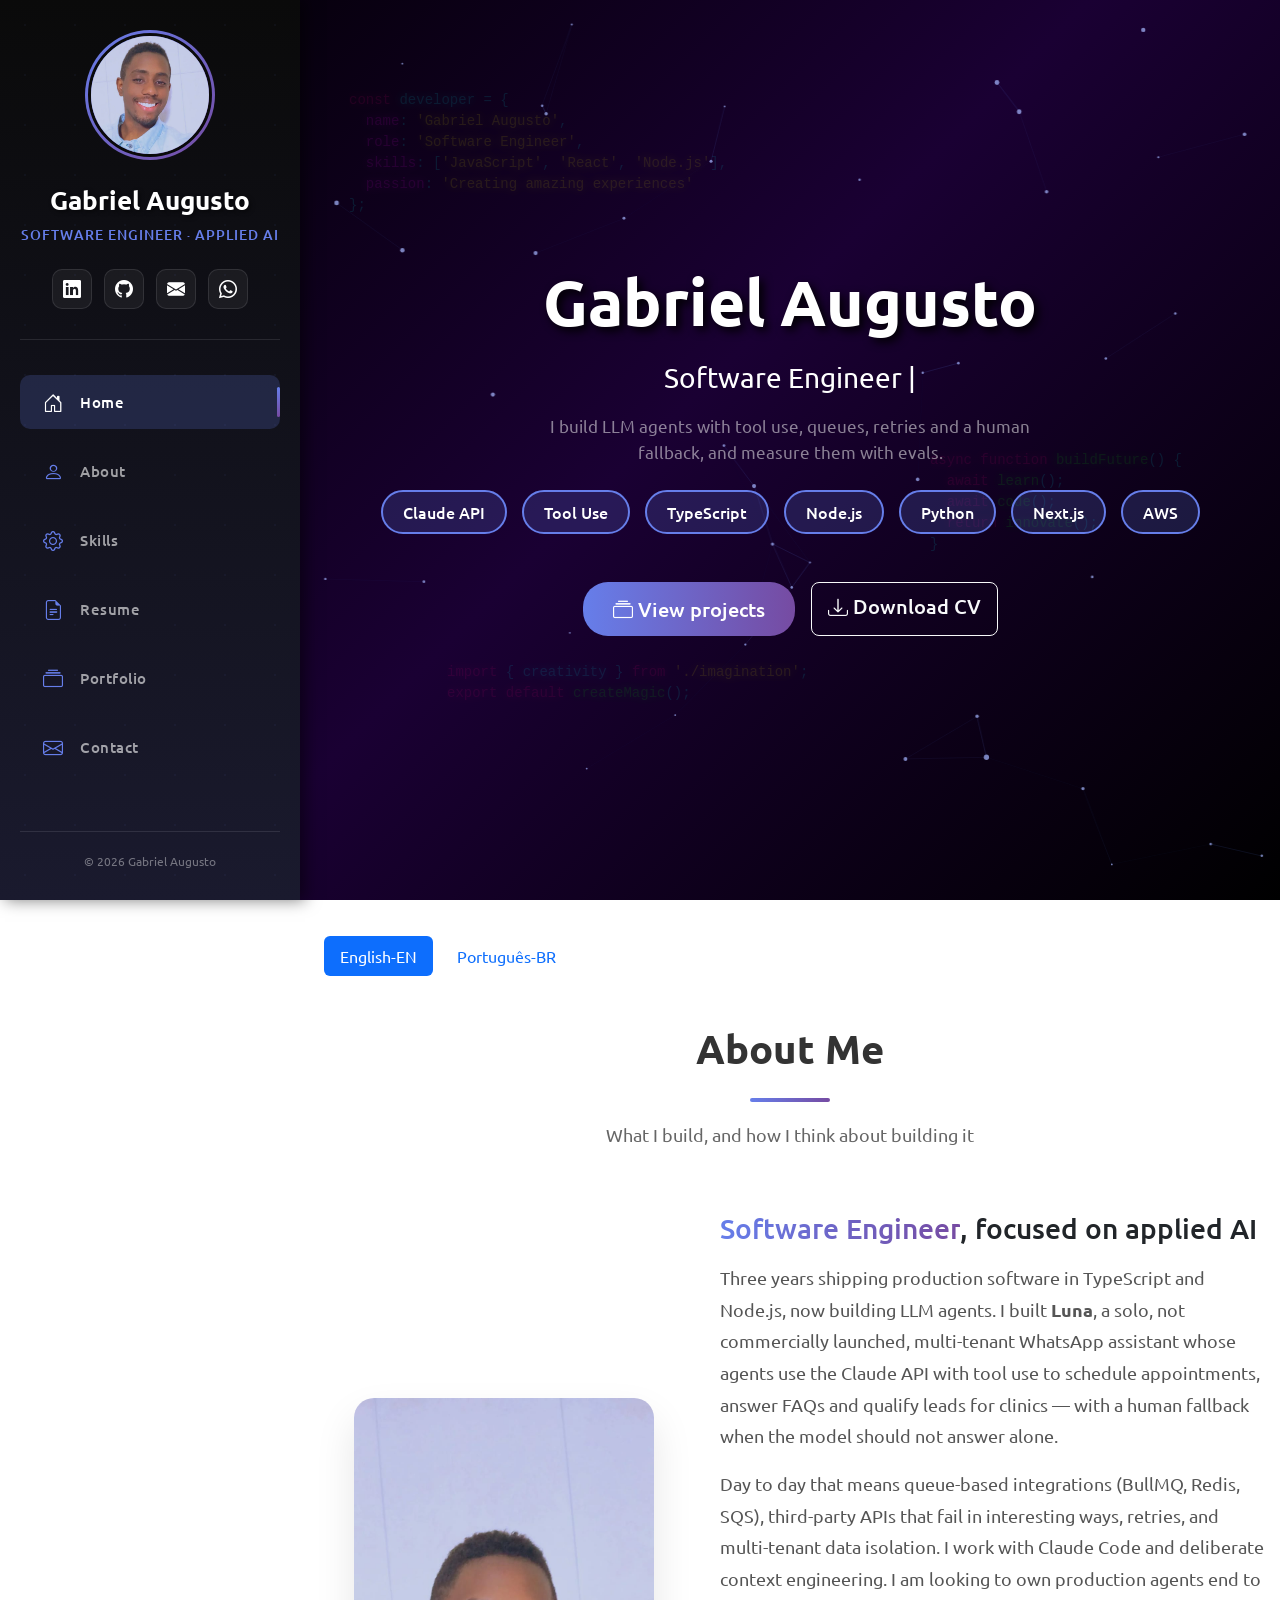
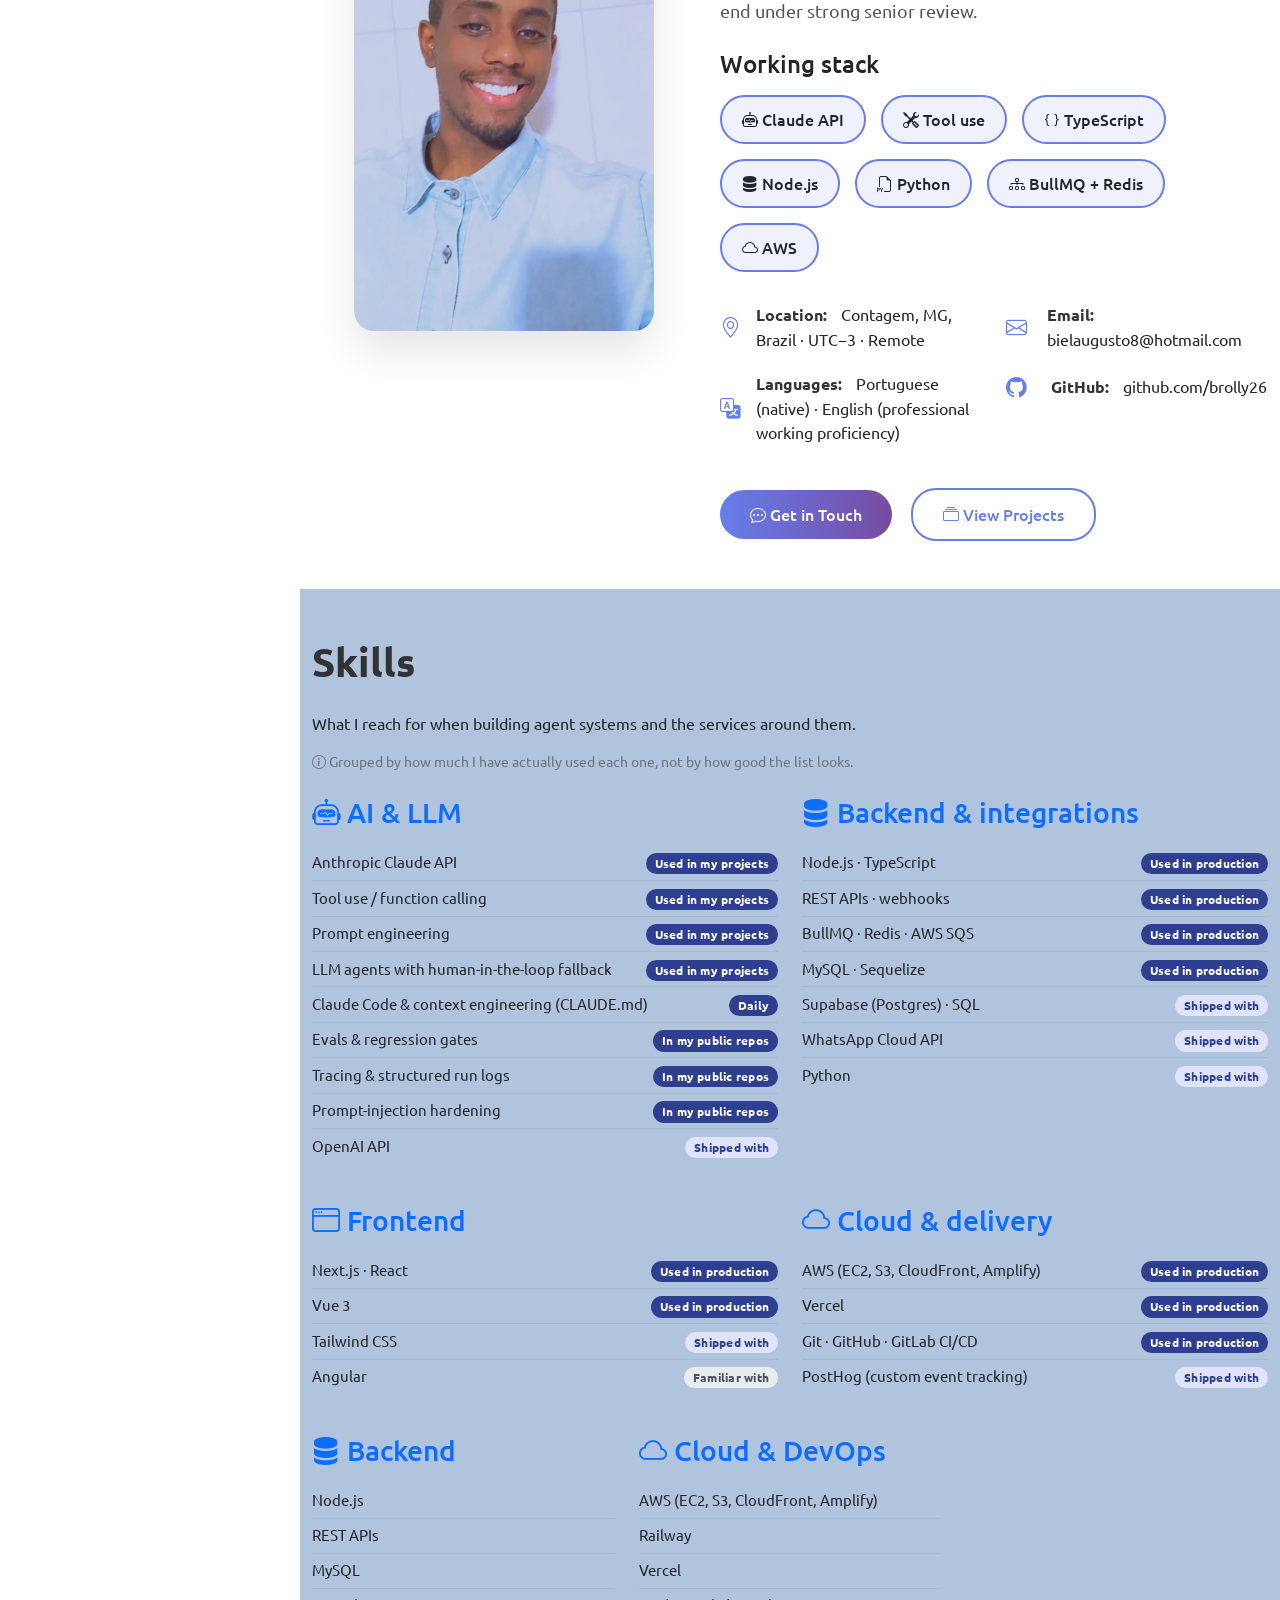
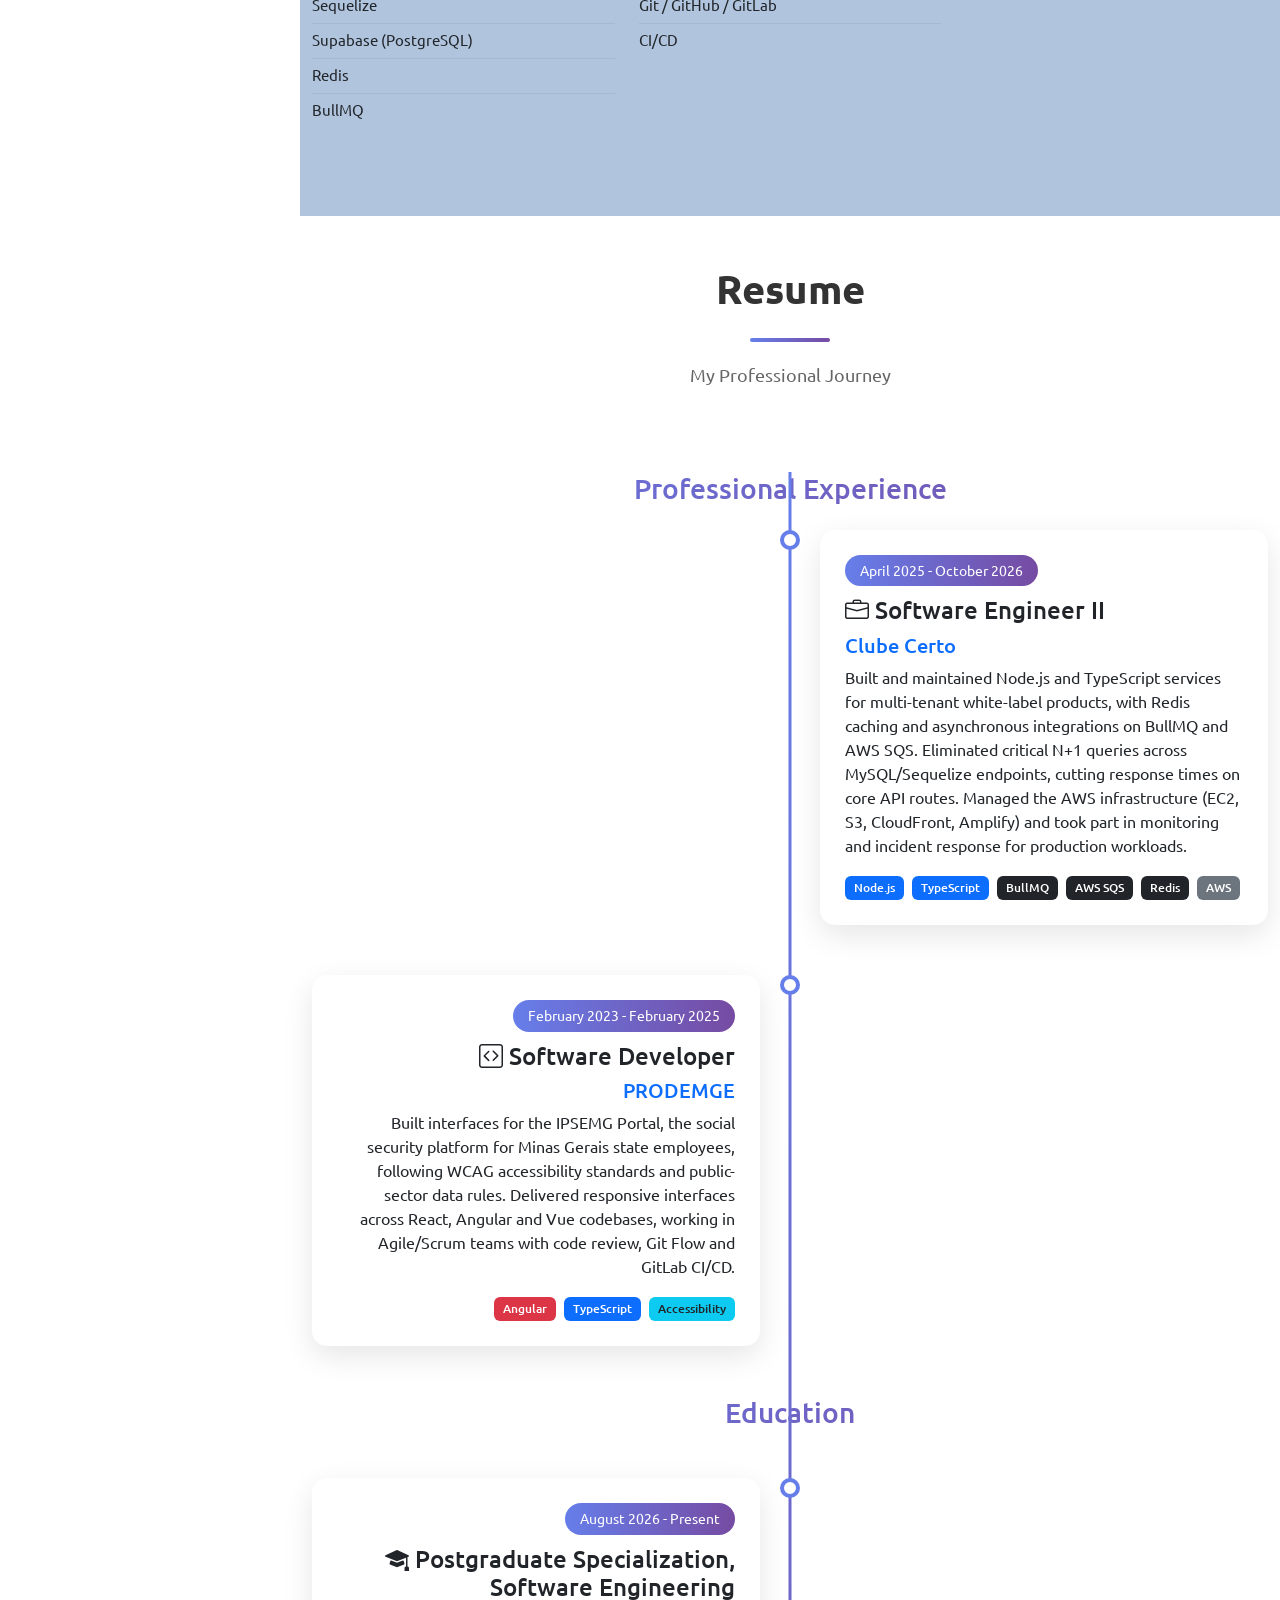
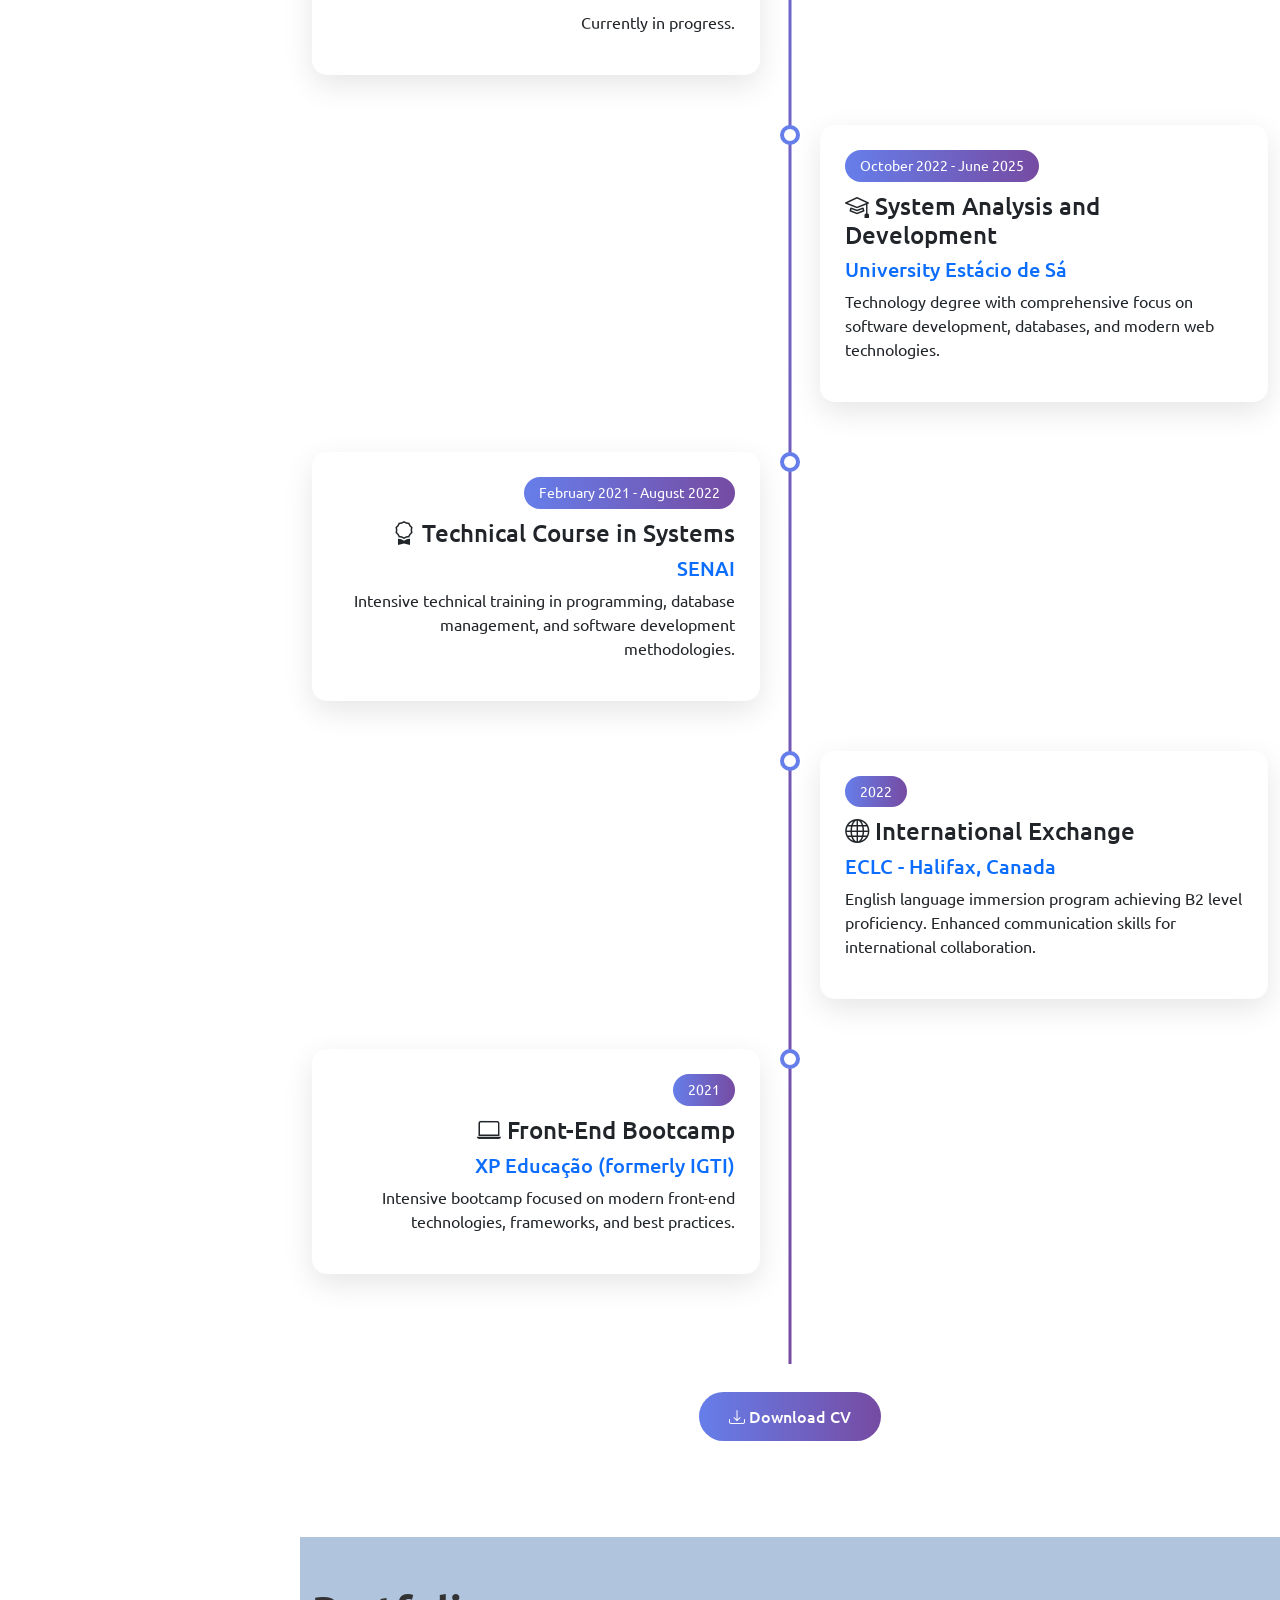
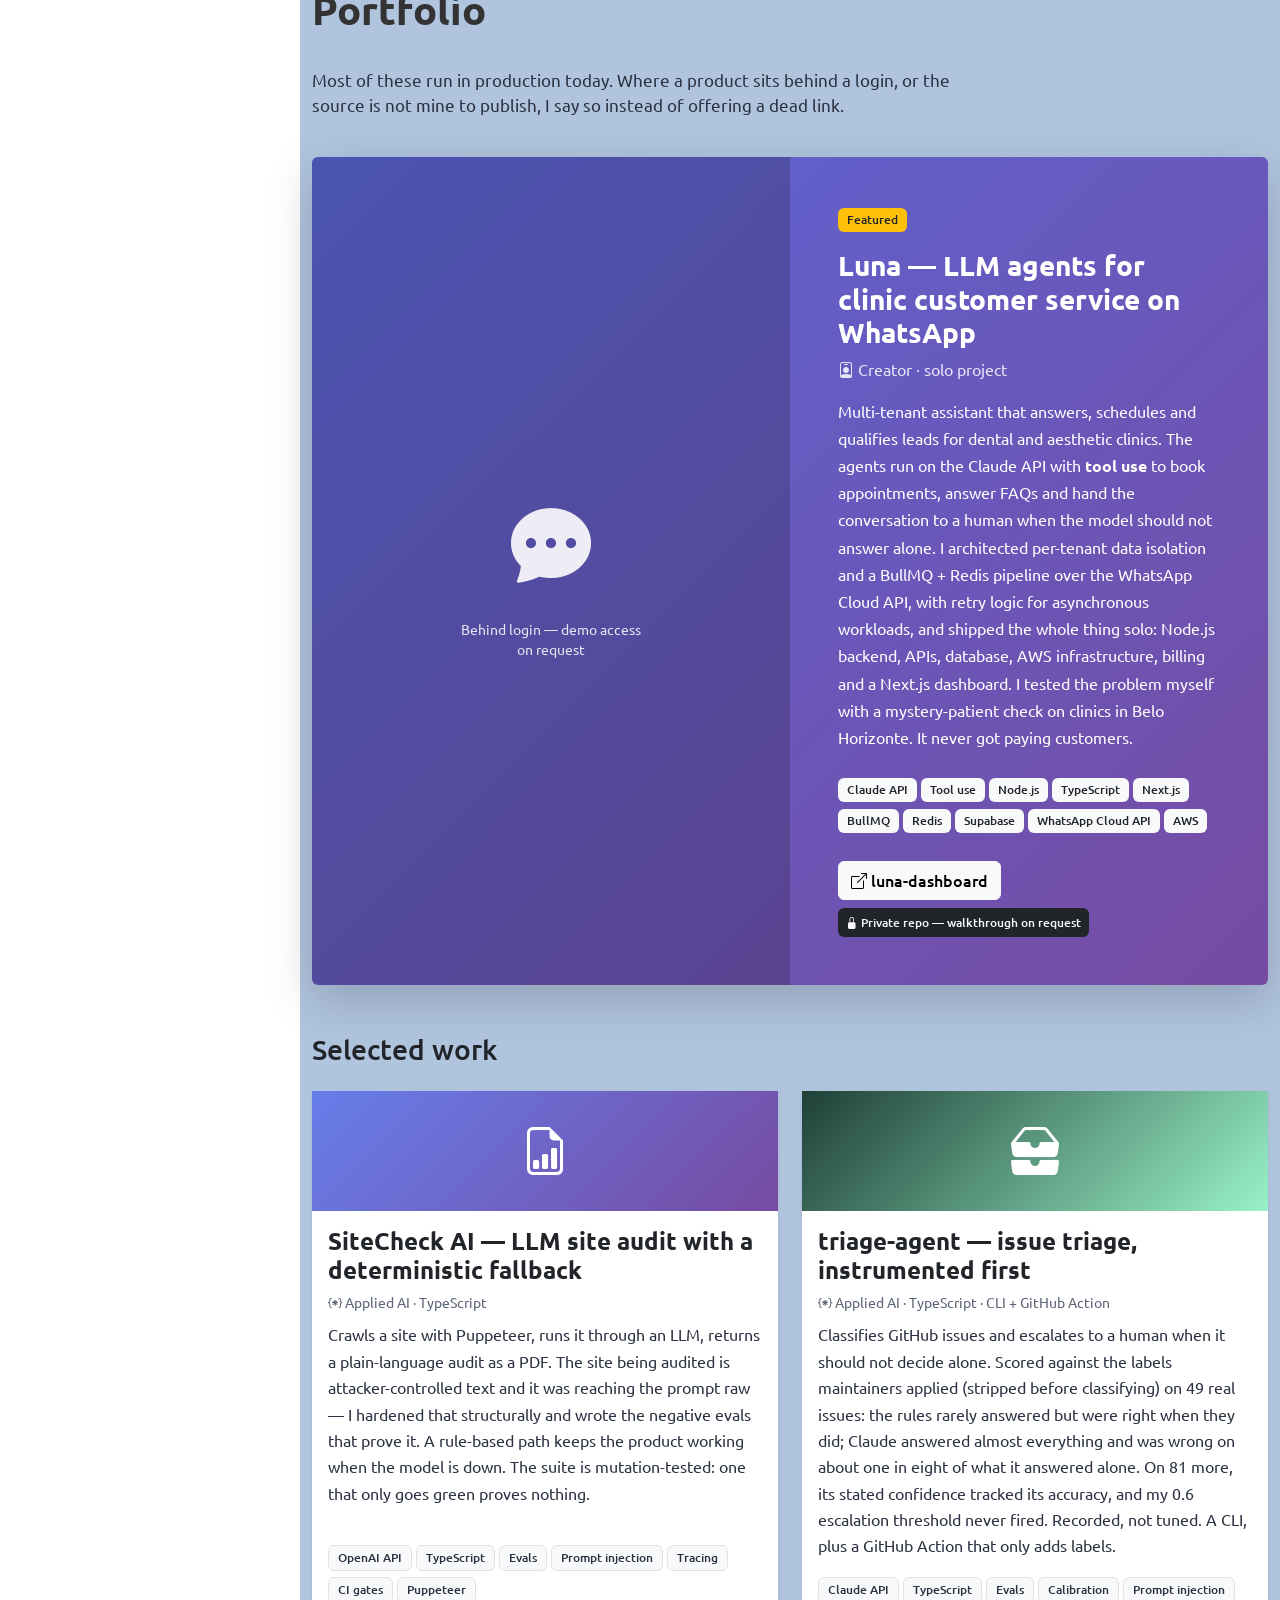
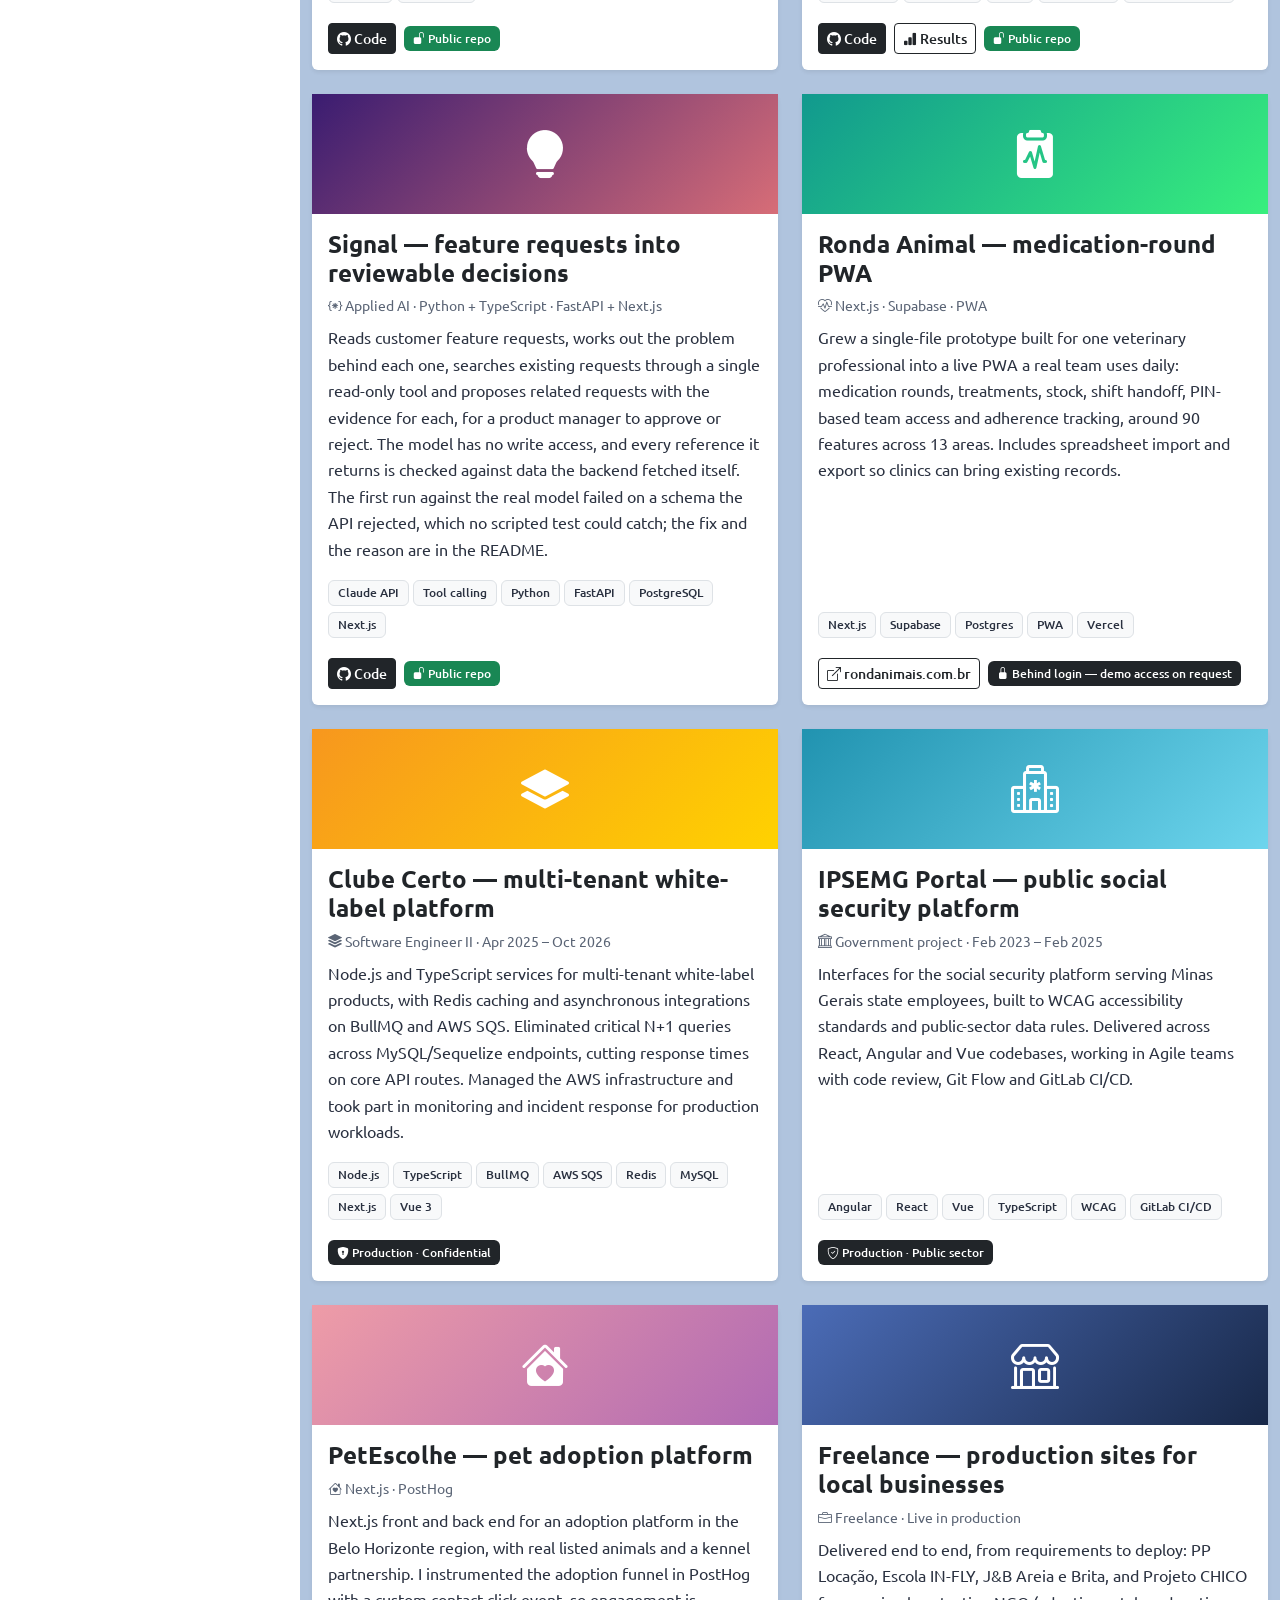
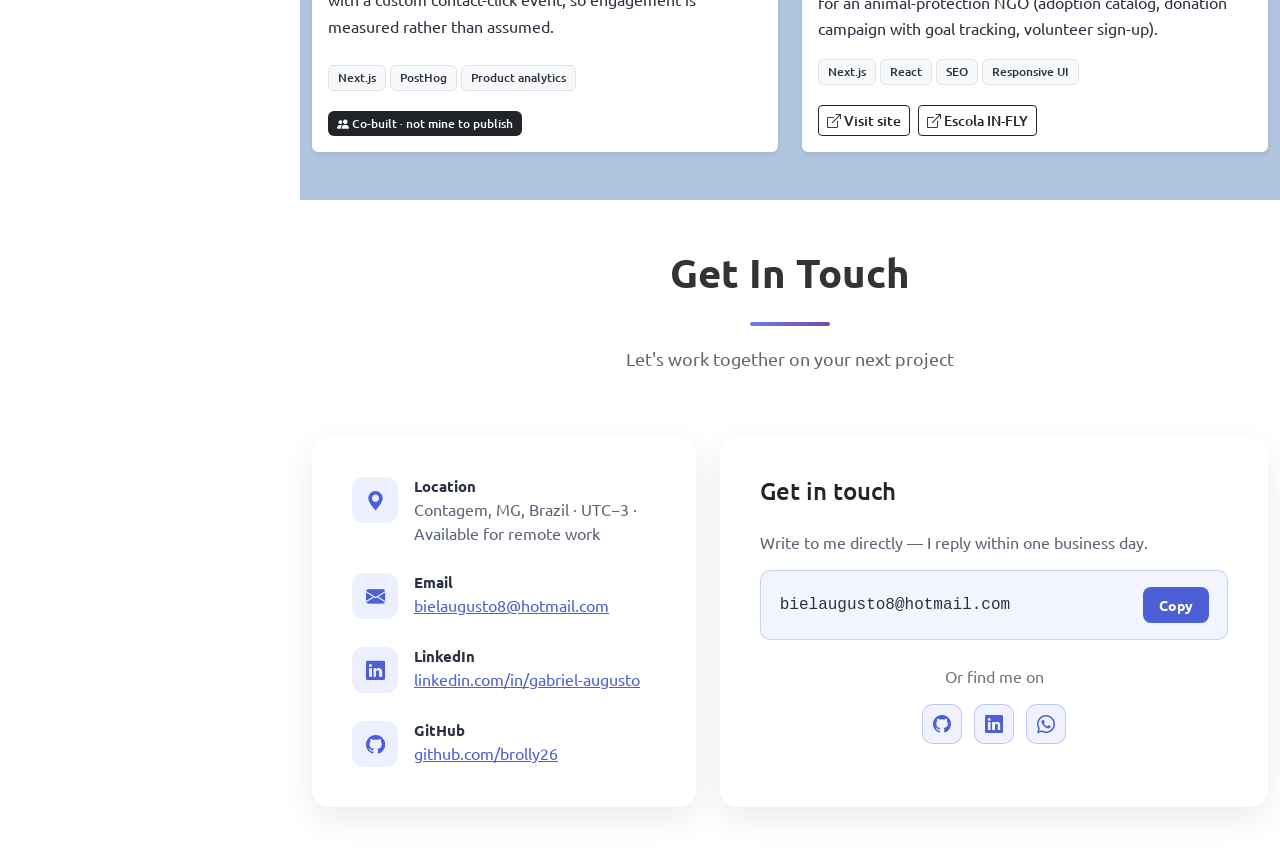
<file: index.html>
<!DOCTYPE html>
<html lang="en">

<head>
  <meta charset="UTF-8">
  <meta name="viewport" content="width=device-width, initial-scale=1.0">
  <title>Gabriel Augusto — Software Engineer · Applied AI</title>
  <meta name="description" content="Software engineer with 3+ years shipping production software in TypeScript and Node.js, now focused on applied AI. Builds LLM agents with tool use on the Claude and OpenAI APIs, over queue-based integrations, and measures them with evals.">
  <link rel="canonical" href="https://brolly26.github.io/portfolio/">

  <!-- Open Graph / LinkedIn sharing -->
  <meta property="og:type" content="profile">
  <meta property="og:url" content="https://brolly26.github.io/portfolio/">
  <meta property="og:title" content="Gabriel Augusto — Software Engineer · Applied AI">
  <meta property="og:description" content="LLM agents with tool use, evals and prompt-injection tests. Built Luna, a solo multi-tenant WhatsApp assistant on the Claude API. TypeScript, Node.js, Python, AWS.">
  <meta property="og:image" content="https://brolly26.github.io/portfolio/static/imgs/gabriel-profile.jpg">
  <meta property="og:image:alt" content="Gabriel Augusto">
  <meta name="twitter:card" content="summary_large_image">
  <meta name="twitter:title" content="Gabriel Augusto — Software Engineer · Applied AI">
  <meta name="twitter:description" content="LLM agents with tool use, evals and prompt-injection tests. Built Luna, a solo multi-tenant WhatsApp assistant on the Claude API.">
  <meta name="twitter:image" content="https://brolly26.github.io/portfolio/static/imgs/gabriel-profile.jpg">

  <link rel="stylesheet" href="static/bootstrap/css/bootstrap.css">
  <link rel="stylesheet" href="static/style.css">
  <link rel="stylesheet" href="https://cdn.jsdelivr.net/npm/bootstrap-icons@1.11.3/font/bootstrap-icons.css">
  <link rel="icon" href="data:image/svg+xml,<svg xmlns=%22http://www.w3.org/2000/svg%22 viewBox=%220 0 100 100%22><rect width=%22100%22 height=%22100%22 rx=%2220%22 fill=%22%23667eea%22/><text y=%22.9em%22 x=%2250%22 text-anchor=%22middle%22 font-size=%2258%22 font-family=%22system-ui,sans-serif%22 font-weight=%22700%22 fill=%22white%22>G</text></svg>">

  <script type="application/ld+json">
  {
    "@context": "https://schema.org",
    "@type": "Person",
    "name": "Gabriel Augusto",
    "jobTitle": "Software Engineer, Applied AI",
    "url": "https://brolly26.github.io/portfolio/",
    "email": "mailto:bielaugusto8@hotmail.com",
    "address": { "@type": "PostalAddress", "addressLocality": "Contagem", "addressRegion": "MG", "addressCountry": "BR" },
    "sameAs": [
      "https://github.com/brolly26",
      "https://www.linkedin.com/in/gabriel-augusto-86aa031b2/"
    ],
    "knowsAbout": ["LLM agents", "Tool use / function calling", "Anthropic Claude API", "OpenAI API", "Prompt engineering", "TypeScript", "Node.js", "Python", "Next.js", "AWS"]
  }
  </script>
</head>

<body>

  <a href="#main" class="skip-link">Skip to content</a>

  <button type="button" class="menu-mobile" id="menu-toggle" aria-label="Open navigation menu" aria-expanded="false" aria-controls="header">
    <i class="bi bi-list" aria-hidden="true"></i>
  </button>

  <aside id="header">
    <!-- Efeito de partículas no fundo -->
    <div class="sidebar-particles"></div>
    
    <section class="profile">
      <div class="profile-img-container">
        <div class="profile-img-border">
          <img src="static/imgs/gabriel-profile.jpg" alt="Gabriel Augusto" width="130" height="130">
        </div>
      </div>
      
      <p class="profile-name">Gabriel Augusto</p>
      <p class="profile-role">Software Engineer · Applied AI</p>
      
      <div class="social-links mt-4">
        <a target="_blank" rel="noopener noreferrer" href="https://www.linkedin.com/in/gabriel-augusto-86aa031b2/" class="social-link linkedin" data-tooltip="LinkedIn" aria-label="LinkedIn profile">
          <i class="bi bi-linkedin" aria-hidden="true"></i>
        </a>
        <a target="_blank" rel="noopener noreferrer" href="https://github.com/brolly26" class="social-link github" data-tooltip="GitHub" aria-label="GitHub profile">
          <i class="bi bi-github" aria-hidden="true"></i>
        </a>
        <a href="mailto:bielaugusto8@hotmail.com" class="social-link email" data-tooltip="Email" aria-label="Send an email">
          <i class="bi bi-envelope-fill" aria-hidden="true"></i>
        </a>
        <a href="https://api.whatsapp.com/send?phone=5531994232364" target="_blank" rel="noopener noreferrer" class="social-link whatsapp" data-tooltip="WhatsApp" aria-label="WhatsApp">
          <i class="bi bi-whatsapp" aria-hidden="true"></i>
        </a>
      </div>
    </section>

    <nav id="navbar" class="nav-menu">
      <ul class="nav flex-column">
        <li class="nav-item">
          <a class="nav-link active" aria-current="page" href="#inicio">
            <span class="nav-icon"><i class="bi bi-house-door"></i></span>
            <span class="nav-text">Home</span>
            <span class="nav-indicator"></span>
          </a>
        </li>
        <li class="nav-item">
          <a class="nav-link" href="#sobre">
            <span class="nav-icon"><i class="bi bi-person"></i></span>
            <span class="nav-text">About</span>
            <span class="nav-indicator"></span>
          </a>
        </li>
        <li class="nav-item">
          <a class="nav-link" href="#habilidades">
            <span class="nav-icon"><i class="bi bi-gear"></i></span>
            <span class="nav-text">Skills</span>
            <span class="nav-indicator"></span>
          </a>
        </li>
        <li class="nav-item">
          <a class="nav-link" href="#curriculo">
            <span class="nav-icon"><i class="bi bi-file-earmark-text"></i></span>
            <span class="nav-text">Resume</span>
            <span class="nav-indicator"></span>
          </a>
        </li>
        <li class="nav-item">
          <a class="nav-link" href="#portfolio">
            <span class="nav-icon"><i class="bi bi-collection"></i></span>
            <span class="nav-text">Portfolio</span>
            <span class="nav-indicator"></span>
          </a>
        </li>
        <li class="nav-item">
          <a class="nav-link" href="#contato">
            <span class="nav-icon"><i class="bi bi-envelope"></i></span>
            <span class="nav-text">Contact</span>
            <span class="nav-indicator"></span>
          </a>
        </li>
      </ul>
    </nav>

    <!-- Footer do menu -->
    <div class="sidebar-footer">
      <p class="copyright">© <span id="year">2026</span> Gabriel Augusto</p>

    </div>

  </aside>

  <main id="main">

    <section id="inicio" class="row m-0 p-0 position-relative">
      <!-- Canvas para animações de fundo -->
      <canvas id="particles-canvas" class="position-absolute w-100 h-100" style="z-index: 1;" aria-hidden="true"></canvas>
      
      <!-- Código animado no fundo -->
      <div class="code-background position-absolute w-100 h-100" style="z-index: 2;" aria-hidden="true">
        <pre class="floating-code" id="code1">
<span class="keyword">const</span> <span class="variable">developer</span> = {
  <span class="property">name</span>: <span class="string">'Gabriel Augusto'</span>,
  <span class="property">role</span>: <span class="string">'Software Engineer'</span>,
  <span class="property">skills</span>: [<span class="string">'JavaScript'</span>, <span class="string">'React'</span>, <span class="string">'Node.js'</span>],
  <span class="property">passion</span>: <span class="string">'Creating amazing experiences'</span>
};</pre>
        
        <pre class="floating-code" id="code2">
<span class="keyword">async function</span> <span class="function">buildFuture</span>() {
  <span class="keyword">await</span> <span class="function">learn</span>();
  <span class="keyword">await</span> <span class="function">code</span>();
  <span class="keyword">return</span> <span class="function">innovate</span>();
}</pre>

        <pre class="floating-code" id="code3">
<span class="keyword">import</span> { <span class="variable">creativity</span> } <span class="keyword">from</span> <span class="string">'./imagination'</span>;
<span class="keyword">export default</span> <span class="function">createMagic</span>();</pre>
      </div>

      <div class="col-md-12 d-flex justify-content-center align-items-center flex-column position-relative" style="z-index: 10; min-height: 100vh;">
        <h1 class="text-white text-shadow display-3 fw-bold mb-3">Gabriel Augusto</h1>

        <div class="typing-container">
          <span id="subtitle" class="text-white fs-3">
            <span class="typing-text"></span>
            <span class="cursor" aria-hidden="true">|</span>
          </span>
        </div>

        <p class="hero-tagline text-white-50 mt-3 mb-0">
          I build LLM agents with tool use, queues, retries and a human fallback, and measure them with evals.
        </p>

        <!-- Tags de tecnologia -->
        <div class="tech-tags mt-4">
          <span class="tech-tag" style="--delay: 0.2s;">Claude API</span>
          <span class="tech-tag" style="--delay: 0.35s;">Tool Use</span>
          <span class="tech-tag" style="--delay: 0.5s;">TypeScript</span>
          <span class="tech-tag" style="--delay: 0.65s;">Node.js</span>
          <span class="tech-tag" style="--delay: 0.8s;">Python</span>
          <span class="tech-tag" style="--delay: 0.95s;">Next.js</span>
          <span class="tech-tag" style="--delay: 1.1s;">AWS</span>
        </div>

        <div class="hero-cta mt-5">
          <a href="#portfolio" class="btn btn-gradient btn-lg">
            <i class="bi bi-collection" aria-hidden="true"></i> View projects
          </a>
          <a href="static/imgs/GabrielAugusto-EN.pdf" class="btn btn-outline-light btn-lg ms-3" id="hero-cv" download>
            <i class="bi bi-download" aria-hidden="true"></i> <span id="hero-cv-label">Download CV</span>
          </a>
        </div>
      </div>

    </section>

    <ul class="nav nav-pills mb-2 mt-3" id="pills-tab" role="tablist">
      <li class="nav-item" role="presentation">
        <button class="nav-link active" id="pills-home-tab" data-bs-toggle="pill" data-bs-target="#pills-home"
          type="button" role="tab" aria-controls="pills-home" aria-selected="true">English-EN</button>
      </li>
      <li class="nav-item" role="presentation">
        <button class="nav-link" id="pills-profile-tab" data-bs-toggle="pill" data-bs-target="#pills-profile"
          type="button" role="tab" aria-controls="pills-profile" aria-selected="false">Português-BR</button>
      </li>
    </ul>

    <div class="tab-content" id="pills-tabContent">
      <div class="tab-pane fade show active" id="pills-home" lang="en" role="tabpanel" aria-labelledby="pills-home-tab">

        <section class="container mt-5 about-section" id="sobre-en">
          <div class="row">
            <div class="col-12 text-center mb-5">
              <h2 class="section-title">About Me</h2>
              <div class="section-divider mx-auto"></div>
              <p class="section-subtitle">What I build, and how I think about building it</p>
            </div>
          </div>

          <div class="row align-items-center">
            <div class="col-lg-5 mb-4">
              <div class="about-img-container">
                <img class="img-fluid" src="static/imgs/gabriel-profile.jpg" alt="Gabriel Augusto" width="600" height="800" loading="lazy" decoding="async">
                <div class="about-img-overlay">
                  <div class="overlay-content">
                    <p class="overlay-name">Gabriel Augusto</p>
                    <p>Software Engineer</p>
                  </div>
                </div>
              </div>
            </div>

            <div class="col-lg-7">
              <div class="about-content">
                <h3 class="about-title mb-3">
                  <span class="gradient-text">Software Engineer</span>, focused on applied AI
                </h3>
                <p class="about-description">
                  Three years shipping production software in TypeScript and Node.js, now building LLM agents.
                  I built <strong>Luna</strong>, a solo, not commercially launched, multi-tenant WhatsApp assistant whose agents use the
                  Claude API with tool use to schedule appointments, answer FAQs and qualify leads for clinics &mdash;
                  with a human fallback when the model should not answer alone.
                </p>
                <p class="about-description">
                  Day to day that means queue-based integrations (BullMQ, Redis, SQS), third-party APIs that fail in
                  interesting ways, retries, and multi-tenant data isolation. I work with Claude Code and deliberate
                  context engineering. I am looking to own production agents end to end under strong senior review.
                </p>
                
                <div class="tech-stack-section mt-4 mb-4">
                  <h4 class="mb-3">Working stack</h4>
                  <div class="tech-icons">
                    <div class="tech-item"><i class="bi bi-robot" aria-hidden="true"></i> Claude API</div>
                    <div class="tech-item"><i class="bi bi-tools" aria-hidden="true"></i> Tool use</div>
                    <div class="tech-item"><i class="bi bi-braces" aria-hidden="true"></i> TypeScript</div>
                    <div class="tech-item"><i class="bi bi-server" aria-hidden="true"></i> Node.js</div>
                    <div class="tech-item"><i class="bi bi-filetype-py" aria-hidden="true"></i> Python</div>
                    <div class="tech-item"><i class="bi bi-diagram-3" aria-hidden="true"></i> BullMQ + Redis</div>
                    <div class="tech-item"><i class="bi bi-cloud" aria-hidden="true"></i> AWS</div>
                  </div>
                </div>

                <div class="row personal-info">
                  <div class="col-md-6">
                    <div class="info-item">
                      <i class="bi bi-geo-alt"></i>
                      <div>
                        <strong>Location:</strong>
                        <span>Contagem, MG, Brazil &middot; UTC&minus;3 &middot; Remote</span>
                      </div>
                    </div>
                    <div class="info-item">
                      <i class="bi bi-translate"></i>
                      <div>
                        <strong>Languages:</strong>
                        <span>Portuguese (native) &middot; English (professional working proficiency)</span>
                      </div>
                    </div>
                  </div>
                  <div class="col-md-6">
                    <div class="info-item">
                      <i class="bi bi-envelope"></i>
                      <div>
                        <strong>Email:</strong>
                        <span>bielaugusto8@hotmail.com</span>
                      </div>
                    </div>
                    <div class="info-item">
                      <i class="bi bi-github"></i>
                      <div>
                        <strong>GitHub:</strong>
                        <span>github.com/brolly26</span>
                      </div>
                    </div>
                  </div>
                </div>

                <div class="about-buttons mt-4">
                  <a href="#contato" class="btn btn-gradient">
                    <i class="bi bi-chat-dots"></i> Get in Touch
                  </a>
                  <a href="#portfolio" class="btn btn-outline-gradient">
                    <i class="bi bi-collection"></i> View Projects
                  </a>
                </div>
              </div>
            </div>
          </div>






        </section>

        <section id="habilidades-en" class="mt-5 section-bg">

          <div class="container pb-5">

            <h2 class="section-title pt-5">Skills</h2>
            <p>What I reach for when building agent systems and the services around them.</p>

            <p class="text-muted small mb-4"><i class="bi bi-info-circle" aria-hidden="true"></i> Grouped by how much I have actually used each one, not by how good the list looks.</p>

            <div class="row mt-4">
              <div class="col-md-6 mb-4">
                <h3 class="text-primary mb-3"><i class="bi bi-robot" aria-hidden="true"></i> AI &amp; LLM</h3>
                <ul class="list-unstyled tech-list">
                  <li>Anthropic Claude API <span class="lvl lvl-1">Used in my projects</span></li>
                  <li>Tool use / function calling <span class="lvl lvl-1">Used in my projects</span></li>
                  <li>Prompt engineering <span class="lvl lvl-1">Used in my projects</span></li>
                  <li>LLM agents with human-in-the-loop fallback <span class="lvl lvl-1">Used in my projects</span></li>
                  <li>Claude Code &amp; context engineering (CLAUDE.md) <span class="lvl lvl-1">Daily</span></li>
                  <li>Evals &amp; regression gates <span class="lvl lvl-1">In my public repos</span></li>
                  <li>Tracing &amp; structured run logs <span class="lvl lvl-1">In my public repos</span></li>
                  <li>Prompt-injection hardening <span class="lvl lvl-1">In my public repos</span></li>
                  <li>OpenAI API <span class="lvl lvl-2">Shipped with</span></li>
                </ul>
              </div>
              <div class="col-md-6 mb-4">
                <h3 class="text-primary mb-3"><i class="bi bi-server" aria-hidden="true"></i> Backend &amp; integrations</h3>
                <ul class="list-unstyled tech-list">
                  <li>Node.js &middot; TypeScript <span class="lvl lvl-1">Used in production</span></li>
                  <li>REST APIs &middot; webhooks <span class="lvl lvl-1">Used in production</span></li>
                  <li>BullMQ &middot; Redis &middot; AWS SQS <span class="lvl lvl-1">Used in production</span></li>
                  <li>MySQL &middot; Sequelize <span class="lvl lvl-1">Used in production</span></li>
                  <li>Supabase (Postgres) &middot; SQL <span class="lvl lvl-2">Shipped with</span></li>
                  <li>WhatsApp Cloud API <span class="lvl lvl-2">Shipped with</span></li>
                  <li>Python <span class="lvl lvl-2">Shipped with</span></li>
                </ul>
              </div>
              <div class="col-md-6 mb-4">
                <h3 class="text-primary mb-3"><i class="bi bi-window" aria-hidden="true"></i> Frontend</h3>
                <ul class="list-unstyled tech-list">
                  <li>Next.js &middot; React <span class="lvl lvl-1">Used in production</span></li>
                  <li>Vue 3 <span class="lvl lvl-1">Used in production</span></li>
                  <li>Tailwind CSS <span class="lvl lvl-2">Shipped with</span></li>
                  <li>Angular <span class="lvl lvl-3">Familiar with</span></li>
                </ul>
              </div>
              <div class="col-md-6 mb-4">
                <h3 class="text-primary mb-3"><i class="bi bi-cloud" aria-hidden="true"></i> Cloud &amp; delivery</h3>
                <ul class="list-unstyled tech-list">
                  <li>AWS (EC2, S3, CloudFront, Amplify) <span class="lvl lvl-1">Used in production</span></li>
                  <li>Vercel <span class="lvl lvl-1">Used in production</span></li>
                  <li>Git &middot; GitHub &middot; GitLab CI/CD <span class="lvl lvl-1">Used in production</span></li>
                  <li>PostHog (custom event tracking) <span class="lvl lvl-2">Shipped with</span></li>
                </ul>
              </div>
              <div class="col-md-4 mb-4">
                <h3 class="text-primary mb-3"><i class="bi bi-server"></i> Backend</h3>
                <ul class="list-unstyled tech-list">
                  <li>Node.js</li>
                  <li>REST APIs</li>
                  <li>MySQL</li>
                  <li>Sequelize</li>
                  <li>Supabase (PostgreSQL)</li>
                  <li>Redis</li>
                  <li>BullMQ</li>
                </ul>
              </div>
              <div class="col-md-4 mb-4">
                <h3 class="text-primary mb-3"><i class="bi bi-cloud"></i> Cloud &amp; DevOps</h3>
                <ul class="list-unstyled tech-list">
                  <li>AWS (EC2, S3, CloudFront, Amplify)</li>
                  <li>Railway</li>
                  <li>Vercel</li>
                  <li>Git / GitHub / GitLab</li>
                  <li>CI/CD</li>
                </ul>
              </div>
            </div>
          </div>
        </section>

        <section class="mt-5 cv" id="curriculo-en">
          <div class="container pb-5">
            <div class="row">
              <div class="col-12 text-center mb-5">
                <h2 class="section-title">Resume</h2>
                <div class="section-divider mx-auto"></div>
                <p class="section-subtitle">My Professional Journey</p>
              </div>
            </div>

            <div class="timeline">
              <!-- Experience Section -->
              <div class="text-center mb-4">
                <h3 class="gradient-text">Professional Experience</h3>
              </div>
              
              <div class="timeline-item">
                <div class="timeline-dot"></div>
                <div class="timeline-content">
                  <span class="timeline-date">April 2025 - October 2026</span>
                  <h4><i class="bi bi-briefcase"></i> Software Engineer II</h4>
                  <h5 class="text-primary">Clube Certo</h5>
                  <p>Built and maintained Node.js and TypeScript services for multi-tenant white-label products, with Redis caching and asynchronous integrations on BullMQ and AWS SQS. Eliminated critical N+1 queries across MySQL/Sequelize endpoints, cutting response times on core API routes. Managed the AWS infrastructure (EC2, S3, CloudFront, Amplify) and took part in monitoring and incident response for production workloads.</p>
                  <div class="mt-2">
                    <span class="badge bg-primary me-1">Node.js</span>
                    <span class="badge bg-primary me-1">TypeScript</span>
                    <span class="badge bg-dark me-1">BullMQ</span>
                    <span class="badge bg-dark me-1">AWS SQS</span>
                    <span class="badge bg-dark me-1">Redis</span>
                    <span class="badge bg-secondary">AWS</span>
                  </div>
                </div>
              </div>

              <div class="timeline-item">
                <div class="timeline-dot"></div>
                <div class="timeline-content">
                  <span class="timeline-date">February 2023 - February 2025</span>
                  <h4><i class="bi bi-code-square"></i> Software Developer</h4>
                  <h5 class="text-primary">PRODEMGE</h5>
                  <p>Built interfaces for the IPSEMG Portal, the social security platform for Minas Gerais state employees, following WCAG accessibility standards and public-sector data rules. Delivered responsive interfaces across React, Angular and Vue codebases, working in Agile/Scrum teams with code review, Git Flow and GitLab CI/CD.</p>
                  <div class="mt-2">
                    <span class="badge bg-danger me-1">Angular</span>
                    <span class="badge bg-primary me-1">TypeScript</span>
                    <span class="badge bg-info text-dark">Accessibility</span>
                  </div>
                </div>
              </div>

              <!-- Education Section -->
              <div class="text-center my-5">
                <h3 class="gradient-text">Education</h3>
              </div>

              <div class="timeline-item">
                <div class="timeline-dot"></div>
                <div class="timeline-content">
                  <span class="timeline-date">August 2026 - Present</span>
                  <h4><i class="bi bi-mortarboard-fill" aria-hidden="true"></i> Postgraduate Specialization, Software Engineering</h4>
                  <p>Currently in progress.</p>
                </div>
              </div>

              <div class="timeline-item">
                <div class="timeline-dot"></div>
                <div class="timeline-content">
                  <span class="timeline-date">October 2022 - June 2025</span>
                  <h4><i class="bi bi-mortarboard"></i> System Analysis and Development</h4>
                  <h5 class="text-primary">University Estácio de Sá</h5>
                  <p>Technology degree with comprehensive focus on software development, databases, and modern web technologies.</p>
                </div>
              </div>

              <div class="timeline-item">
                <div class="timeline-dot"></div>
                <div class="timeline-content">
                  <span class="timeline-date">February 2021 - August 2022</span>
                  <h4><i class="bi bi-award"></i> Technical Course in Systems</h4>
                  <h5 class="text-primary">SENAI</h5>
                  <p>Intensive technical training in programming, database management, and software development methodologies.</p>
                </div>
              </div>

              <div class="timeline-item">
                <div class="timeline-dot"></div>
                <div class="timeline-content">
                  <span class="timeline-date">2022</span>
                  <h4><i class="bi bi-globe"></i> International Exchange</h4>
                  <h5 class="text-primary">ECLC - Halifax, Canada</h5>
                  <p>English language immersion program achieving B2 level proficiency. Enhanced communication skills for international collaboration.</p>
                </div>
              </div>

              <div class="timeline-item">
                <div class="timeline-dot"></div>
                <div class="timeline-content">
                  <span class="timeline-date">2021</span>
                  <h4><i class="bi bi-laptop"></i> Front-End Bootcamp</h4>
                  <h5 class="text-primary">XP Educação (formerly IGTI)</h5>
                  <p>Intensive bootcamp focused on modern front-end technologies, frameworks, and best practices.</p>
                </div>
              </div>
            </div>

            <div class="text-center mt-5">
              <a href="static/imgs/GabrielAugusto-EN.pdf" class="btn btn-gradient" download>
                <i class="bi bi-download" aria-hidden="true"></i> Download CV
              </a>
            </div>
          </div>
        </section>

        <section id="portfolio-en" class="section-bg mt-5">
          <div class="container pb-5 pt-5" data-anime="left">

            <h2 class="section-title pb-4">Portfolio</h2>
            <p class="section-lead">Most of these run in production today. Where a product sits behind a login, or the source is not mine to publish, I say so instead of offering a dead link.</p>

            <!-- Featured: Luna -->
            <div class="row mb-5">
              <div class="col-12">
                <div class="card featured-card shadow-lg border-0 overflow-hidden">
                  <div class="row g-0">
                    <div class="col-xl-6">
                      <div class="featured-visual h-100 d-flex flex-column align-items-center justify-content-center text-white p-4">
                        <i class="bi bi-chat-dots-fill featured-icon" aria-hidden="true"></i>
                        <p class="featured-visual-label mt-3 mb-0">Behind login &mdash; demo access on request</p>
                      </div>
                    </div>
                    <div class="col-xl-6">
                      <div class="card-body text-white p-4 p-lg-5">
                        <span class="badge bg-warning text-dark mb-3">Featured</span>
                        <h3 class="card-title fw-bold mb-2">Luna &mdash; LLM agents for clinic customer service on WhatsApp</h3>
                        <p class="featured-role mb-3"><i class="bi bi-person-badge" aria-hidden="true"></i> Creator &middot; solo project</p>
                        <p class="card-text mb-4">Multi-tenant assistant that answers, schedules and qualifies leads for dental and aesthetic clinics. The agents run on the Claude API with <strong>tool use</strong> to book appointments, answer FAQs and hand the conversation to a human when the model should not answer alone. I architected per-tenant data isolation and a BullMQ + Redis pipeline over the WhatsApp Cloud API, with retry logic for asynchronous workloads, and shipped the whole thing solo: Node.js backend, APIs, database, AWS infrastructure, billing and a Next.js dashboard. I tested the problem myself with a mystery-patient check on clinics in Belo Horizonte. It never got paying customers.</p>
                        <div class="mb-4"><span class="badge bg-light text-dark me-1 mb-1">Claude API</span><span class="badge bg-light text-dark me-1 mb-1">Tool use</span><span class="badge bg-light text-dark me-1 mb-1">Node.js</span><span class="badge bg-light text-dark me-1 mb-1">TypeScript</span><span class="badge bg-light text-dark me-1 mb-1">Next.js</span><span class="badge bg-light text-dark me-1 mb-1">BullMQ</span><span class="badge bg-light text-dark me-1 mb-1">Redis</span><span class="badge bg-light text-dark me-1 mb-1">Supabase</span><span class="badge bg-light text-dark me-1 mb-1">WhatsApp Cloud API</span><span class="badge bg-light text-dark me-1 mb-1">AWS</span></div>
                        <div class="d-flex gap-2 flex-wrap align-items-center">
                          <a href="https://luna-dashboard-flame.vercel.app/" target="_blank" rel="noopener noreferrer" class="btn btn-light"><i class="bi bi-box-arrow-up-right" aria-hidden="true"></i> luna-dashboard</a>
                          <span class="badge bg-dark text-light p-2"><i class="bi bi-lock-fill" aria-hidden="true"></i> Private repo &mdash; walkthrough on request</span>
                        </div>
                      </div>
                    </div>
                  </div>
                </div>
              </div>
            </div>

            <h3 class="mb-4">Selected work</h3>
            <div class="row row-cols-1 row-cols-md-2 g-4">
              <div class="col">
                <div class="card h-100 shadow-sm border-0 project-card">
                  <div class="card-thumb d-flex align-items-center justify-content-center text-white" style="background: linear-gradient(135deg,#667eea,#764ba2);">
                    <i class="bi bi-file-earmark-bar-graph" aria-hidden="true"></i>
                  </div>
                  <div class="card-body d-flex flex-column">
                    <h4 class="card-title fw-bold">SiteCheck AI &mdash; LLM site audit with a deterministic fallback</h4>
                    <p class="card-meta small mb-2"><i class="bi bi-braces-asterisk" aria-hidden="true"></i> Applied AI &middot; TypeScript</p>
                    <p class="card-text flex-grow-1">Crawls a site with Puppeteer, runs it through an LLM, returns a plain-language audit as a PDF. The site being audited is attacker-controlled text and it was reaching the prompt raw &mdash; I hardened that structurally and wrote the negative evals that prove it. A rule-based path keeps the product working when the model is down. The suite is mutation-tested: one that only goes green proves nothing.</p>
                    <div class="mb-3"><span class="badge text-bg-light border me-1 mb-1">OpenAI API</span><span class="badge text-bg-light border me-1 mb-1">TypeScript</span><span class="badge text-bg-light border me-1 mb-1">Evals</span><span class="badge text-bg-light border me-1 mb-1">Prompt injection</span><span class="badge text-bg-light border me-1 mb-1">Tracing</span><span class="badge text-bg-light border me-1 mb-1">CI gates</span><span class="badge text-bg-light border me-1 mb-1">Puppeteer</span></div>
                    <div class="card-actions mt-auto"><a href="https://github.com/brolly26/IACheckSite" target="_blank" rel="noopener noreferrer" class="btn btn-sm btn-dark"><i class="bi bi-github" aria-hidden="true"></i> Code</a> <span class="badge bg-success"><i class="bi bi-unlock-fill" aria-hidden="true"></i> Public repo</span></div>
                  </div>
                </div>
              </div>
              <div class="col">
                <div class="card h-100 shadow-sm border-0 project-card">
                  <div class="card-thumb d-flex align-items-center justify-content-center text-white" style="background: linear-gradient(135deg,#1f4037,#99f2c8);">
                    <i class="bi bi-inboxes-fill" aria-hidden="true"></i>
                  </div>
                  <div class="card-body d-flex flex-column">
                    <h4 class="card-title fw-bold">triage-agent &mdash; issue triage, instrumented first</h4>
                    <p class="card-meta small mb-2"><i class="bi bi-braces-asterisk" aria-hidden="true"></i> Applied AI &middot; TypeScript &middot; CLI + GitHub Action</p>
                    <p class="card-text flex-grow-1">Classifies GitHub issues and escalates to a human when it should not decide alone. Scored against the labels maintainers applied (stripped before classifying) on 49 real issues: the rules rarely answered but were right when they did; Claude answered almost everything and was wrong on about one in eight of what it answered alone. On 81 more, its stated confidence tracked its accuracy, and my 0.6 escalation threshold never fired. Recorded, not tuned. A CLI, plus a GitHub Action that only adds labels.</p>
                    <div class="mb-3"><span class="badge text-bg-light border me-1 mb-1">Claude API</span><span class="badge text-bg-light border me-1 mb-1">TypeScript</span><span class="badge text-bg-light border me-1 mb-1">Evals</span><span class="badge text-bg-light border me-1 mb-1">Calibration</span><span class="badge text-bg-light border me-1 mb-1">Prompt injection</span></div>
                    <div class="card-actions mt-auto"><a href="https://github.com/Brolly26/triage-agent" target="_blank" rel="noopener noreferrer" class="btn btn-sm btn-dark"><i class="bi bi-github" aria-hidden="true"></i> Code</a> <a href="https://brolly26.github.io/triage-agent/" target="_blank" rel="noopener noreferrer" class="btn btn-sm btn-outline-dark"><i class="bi bi-bar-chart-fill" aria-hidden="true"></i> Results</a> <span class="badge bg-success"><i class="bi bi-unlock-fill" aria-hidden="true"></i> Public repo</span></div>
                  </div>
                </div>
              </div>
              <div class="col">
                <div class="card h-100 shadow-sm border-0 project-card">
                  <div class="card-thumb d-flex align-items-center justify-content-center text-white" style="background: linear-gradient(135deg,#3a1c71,#d76d77);">
                    <i class="bi bi-lightbulb-fill" aria-hidden="true"></i>
                  </div>
                  <div class="card-body d-flex flex-column">
                    <h4 class="card-title fw-bold">Signal &mdash; feature requests into reviewable decisions</h4>
                    <p class="card-meta small mb-2"><i class="bi bi-braces-asterisk" aria-hidden="true"></i> Applied AI &middot; Python + TypeScript &middot; FastAPI + Next.js</p>
                    <p class="card-text flex-grow-1">Reads customer feature requests, works out the problem behind each one, searches existing requests through a single read-only tool and proposes related requests with the evidence for each, for a product manager to approve or reject. The model has no write access, and every reference it returns is checked against data the backend fetched itself. The first run against the real model failed on a schema the API rejected, which no scripted test could catch; the fix and the reason are in the README.</p>
                    <div class="mb-3"><span class="badge text-bg-light border me-1 mb-1">Claude API</span><span class="badge text-bg-light border me-1 mb-1">Tool calling</span><span class="badge text-bg-light border me-1 mb-1">Python</span><span class="badge text-bg-light border me-1 mb-1">FastAPI</span><span class="badge text-bg-light border me-1 mb-1">PostgreSQL</span><span class="badge text-bg-light border me-1 mb-1">Next.js</span></div>
                    <div class="card-actions mt-auto"><a href="https://github.com/Brolly26/signal" target="_blank" rel="noopener noreferrer" class="btn btn-sm btn-dark"><i class="bi bi-github" aria-hidden="true"></i> Code</a> <span class="badge bg-success"><i class="bi bi-unlock-fill" aria-hidden="true"></i> Public repo</span></div>
                  </div>
                </div>
              </div>
              <div class="col">
                <div class="card h-100 shadow-sm border-0 project-card">
                  <div class="card-thumb d-flex align-items-center justify-content-center text-white" style="background: linear-gradient(135deg,#11998e,#38ef7d);">
                    <i class="bi bi-clipboard2-pulse-fill" aria-hidden="true"></i>
                  </div>
                  <div class="card-body d-flex flex-column">
                    <h4 class="card-title fw-bold">Ronda Animal &mdash; medication-round PWA</h4>
                    <p class="card-meta small mb-2"><i class="bi bi-heart-pulse" aria-hidden="true"></i> Next.js &middot; Supabase &middot; PWA</p>
                    <p class="card-text flex-grow-1">Grew a single-file prototype built for one veterinary professional into a live PWA a real team uses daily: medication rounds, treatments, stock, shift handoff, PIN-based team access and adherence tracking, around 90 features across 13 areas. Includes spreadsheet import and export so clinics can bring existing records.</p>
                    <div class="mb-3"><span class="badge text-bg-light border me-1 mb-1">Next.js</span><span class="badge text-bg-light border me-1 mb-1">Supabase</span><span class="badge text-bg-light border me-1 mb-1">Postgres</span><span class="badge text-bg-light border me-1 mb-1">PWA</span><span class="badge text-bg-light border me-1 mb-1">Vercel</span></div>
                    <div class="card-actions mt-auto"><a href="https://rondanimais.com.br" target="_blank" rel="noopener noreferrer" class="btn btn-sm btn-outline-dark"><i class="bi bi-box-arrow-up-right" aria-hidden="true"></i> rondanimais.com.br</a> <span class="badge bg-dark"><i class="bi bi-lock-fill" aria-hidden="true"></i> Behind login &mdash; demo access on request</span></div>
                  </div>
                </div>
              </div>
              <div class="col">
                <div class="card h-100 shadow-sm border-0 project-card">
                  <div class="card-thumb d-flex align-items-center justify-content-center text-white" style="background: linear-gradient(135deg,#f7971e,#ffd200);">
                    <i class="bi bi-layers-fill" aria-hidden="true"></i>
                  </div>
                  <div class="card-body d-flex flex-column">
                    <h4 class="card-title fw-bold">Clube Certo &mdash; multi-tenant white-label platform</h4>
                    <p class="card-meta small mb-2"><i class="bi bi-stack" aria-hidden="true"></i> Software Engineer II &middot; Apr 2025 &ndash; Oct 2026</p>
                    <p class="card-text flex-grow-1">Node.js and TypeScript services for multi-tenant white-label products, with Redis caching and asynchronous integrations on BullMQ and AWS SQS. Eliminated critical N+1 queries across MySQL/Sequelize endpoints, cutting response times on core API routes. Managed the AWS infrastructure and took part in monitoring and incident response for production workloads.</p>
                    <div class="mb-3"><span class="badge text-bg-light border me-1 mb-1">Node.js</span><span class="badge text-bg-light border me-1 mb-1">TypeScript</span><span class="badge text-bg-light border me-1 mb-1">BullMQ</span><span class="badge text-bg-light border me-1 mb-1">AWS SQS</span><span class="badge text-bg-light border me-1 mb-1">Redis</span><span class="badge text-bg-light border me-1 mb-1">MySQL</span><span class="badge text-bg-light border me-1 mb-1">Next.js</span><span class="badge text-bg-light border me-1 mb-1">Vue 3</span></div>
                    <div class="card-actions mt-auto"><span class="badge bg-dark"><i class="bi bi-shield-lock-fill" aria-hidden="true"></i> Production &middot; Confidential</span></div>
                  </div>
                </div>
              </div>
              <div class="col">
                <div class="card h-100 shadow-sm border-0 project-card">
                  <div class="card-thumb d-flex align-items-center justify-content-center text-white" style="background: linear-gradient(135deg,#2193b0,#6dd5ed);">
                    <i class="bi bi-hospital" aria-hidden="true"></i>
                  </div>
                  <div class="card-body d-flex flex-column">
                    <h4 class="card-title fw-bold">IPSEMG Portal &mdash; public social security platform</h4>
                    <p class="card-meta small mb-2"><i class="bi bi-bank" aria-hidden="true"></i> Government project &middot; Feb 2023 &ndash; Feb 2025</p>
                    <p class="card-text flex-grow-1">Interfaces for the social security platform serving Minas Gerais state employees, built to WCAG accessibility standards and public-sector data rules. Delivered across React, Angular and Vue codebases, working in Agile teams with code review, Git Flow and GitLab CI/CD.</p>
                    <div class="mb-3"><span class="badge text-bg-light border me-1 mb-1">Angular</span><span class="badge text-bg-light border me-1 mb-1">React</span><span class="badge text-bg-light border me-1 mb-1">Vue</span><span class="badge text-bg-light border me-1 mb-1">TypeScript</span><span class="badge text-bg-light border me-1 mb-1">WCAG</span><span class="badge text-bg-light border me-1 mb-1">GitLab CI/CD</span></div>
                    <div class="card-actions mt-auto"><span class="badge bg-dark"><i class="bi bi-shield-check" aria-hidden="true"></i> Production &middot; Public sector</span></div>
                  </div>
                </div>
              </div>
              <div class="col">
                <div class="card h-100 shadow-sm border-0 project-card">
                  <div class="card-thumb d-flex align-items-center justify-content-center text-white" style="background: linear-gradient(135deg,#ee9ca7,#b06ab3);">
                    <i class="bi bi-house-heart-fill" aria-hidden="true"></i>
                  </div>
                  <div class="card-body d-flex flex-column">
                    <h4 class="card-title fw-bold">PetEscolhe &mdash; pet adoption platform</h4>
                    <p class="card-meta small mb-2"><i class="bi bi-house-heart" aria-hidden="true"></i> Next.js &middot; PostHog</p>
                    <p class="card-text flex-grow-1">Next.js front and back end for an adoption platform in the Belo Horizonte region, with real listed animals and a kennel partnership. I instrumented the adoption funnel in PostHog with a custom contact-click event, so engagement is measured rather than assumed.</p>
                    <div class="mb-3"><span class="badge text-bg-light border me-1 mb-1">Next.js</span><span class="badge text-bg-light border me-1 mb-1">PostHog</span><span class="badge text-bg-light border me-1 mb-1">Product analytics</span></div>
                    <div class="card-actions mt-auto"><span class="badge bg-dark"><i class="bi bi-people-fill" aria-hidden="true"></i> Co-built &middot; not mine to publish</span></div>
                  </div>
                </div>
              </div>
              <div class="col">
                <div class="card h-100 shadow-sm border-0 project-card">
                  <div class="card-thumb d-flex align-items-center justify-content-center text-white" style="background: linear-gradient(135deg,#4b6cb7,#182848);">
                    <i class="bi bi-shop" aria-hidden="true"></i>
                  </div>
                  <div class="card-body d-flex flex-column">
                    <h4 class="card-title fw-bold">Freelance &mdash; production sites for local businesses</h4>
                    <p class="card-meta small mb-2"><i class="bi bi-briefcase" aria-hidden="true"></i> Freelance &middot; Live in production</p>
                    <p class="card-text flex-grow-1">Delivered end to end, from requirements to deploy: PP Loca&ccedil;&atilde;o, Escola IN-FLY, J&amp;B Areia e Brita, and Projeto CHICO for an animal-protection NGO (adoption catalog, donation campaign with goal tracking, volunteer sign-up).</p>
                    <div class="mb-3"><span class="badge text-bg-light border me-1 mb-1">Next.js</span><span class="badge text-bg-light border me-1 mb-1">React</span><span class="badge text-bg-light border me-1 mb-1">SEO</span><span class="badge text-bg-light border me-1 mb-1">Responsive UI</span></div>
                    <div class="card-actions mt-auto"><a href="https://www.pplocacaoltda.com.br/" target="_blank" rel="noopener noreferrer" class="btn btn-sm btn-outline-dark"><i class="bi bi-box-arrow-up-right" aria-hidden="true"></i> Visit site</a> <a href="https://escolainfly.com.br" target="_blank" rel="noopener noreferrer" class="btn btn-sm btn-outline-dark"><i class="bi bi-box-arrow-up-right" aria-hidden="true"></i> Escola IN-FLY</a></div>
                  </div>
                </div>
              </div>
            </div>
          </div>
        </section>



        <section class="pt-5 pb-5" id="contato-en">
          <div class="container">
            <div class="row">
              <div class="col-12 text-center mb-5">
                <h2 class="section-title">Get In Touch</h2>
                <div class="section-divider mx-auto"></div>
                <p class="section-subtitle">Let's work together on your next project</p>
              </div>
            </div>

            <div class="row">


              <div class="col-md-5">
                <div class="contact-info-card">
                  <div class="contact-item">
                    <div class="contact-icon"><i class="bi bi-geo-alt-fill" aria-hidden="true"></i></div>
                    <div class="contact-details">
                      <h3 class="contact-label">Location</h3>
                      <p>Contagem, MG, Brazil &middot; UTC&minus;3 &middot; Available for remote work</p>
                    </div>
                  </div>
                  <div class="contact-item">
                    <div class="contact-icon"><i class="bi bi-envelope-fill" aria-hidden="true"></i></div>
                    <div class="contact-details">
                      <h3 class="contact-label">Email</h3>
                      <p><a href="mailto:bielaugusto8@hotmail.com">bielaugusto8@hotmail.com</a></p>
                    </div>
                  </div>
                  <div class="contact-item">
                    <div class="contact-icon"><i class="bi bi-linkedin" aria-hidden="true"></i></div>
                    <div class="contact-details">
                      <h3 class="contact-label">LinkedIn</h3>
                      <p><a href="https://www.linkedin.com/in/gabriel-augusto-86aa031b2/" target="_blank" rel="noopener noreferrer">linkedin.com/in/gabriel-augusto</a></p>
                    </div>
                  </div>
                  <div class="contact-item">
                    <div class="contact-icon"><i class="bi bi-github" aria-hidden="true"></i></div>
                    <div class="contact-details">
                      <h3 class="contact-label">GitHub</h3>
                      <p><a href="https://github.com/brolly26" target="_blank" rel="noopener noreferrer">github.com/brolly26</a></p>
                    </div>
                  </div>
                </div>
              </div>

              <div class="col-md-7">
                <div class="contact-form-card">
                  <h4 class="mb-4 contact-heading">Send a message</h4>
                  <form class="contact-form" data-action="https://formspree.io/f/REPLACE_WITH_YOUR_FORM_ID" method="POST"
                    onsubmit="return false">
                    <div class="row g-3">
                      <div class="col-md-6">
                        <div class="form-group">
                          <label for="name-en" class="form-label"><i class="bi bi-person" aria-hidden="true"></i> Full name</label>
                          <input type="text" class="form-control form-control-lg" id="name-en" name="name" placeholder="Your full name" required>
                        </div>
                      </div>
                      <div class="col-md-6">
                        <div class="form-group">
                          <label for="email-en" class="form-label"><i class="bi bi-envelope" aria-hidden="true"></i> Email</label>
                          <input type="email" class="form-control form-control-lg" id="email-en" name="email" placeholder="you@company.com" required>
                        </div>
                      </div>
                      <div class="col-12">
                        <div class="form-group">
                          <label for="subject-en" class="form-label"><i class="bi bi-chat-text" aria-hidden="true"></i> Subject</label>
                          <input type="text" class="form-control form-control-lg" id="subject-en" name="subject" placeholder="What would you like to talk about?" required>
                        </div>
                      </div>
                      <div class="col-12">
                        <div class="form-group">
                          <label for="message-en" class="form-label"><i class="bi bi-pencil-square" aria-hidden="true"></i> Message</label>
                          <textarea class="form-control form-control-lg" id="message-en" name="message" rows="8" placeholder="Tell me about the role or the project..." required></textarea>
                        </div>
                      </div>
                      <div class="col-12">
                        <button type="submit" class="btn btn-gradient btn-lg w-100"><i class="bi bi-send" aria-hidden="true"></i> Send message</button>
                      </div>
                    </div>
                  </form>
                  <div class="contact-alternatives mt-4 text-center">
                    <p class="text-muted contact-alt-label">Or reach me directly</p>
                    <div class="social-links-horizontal">
                      <a href="https://github.com/brolly26" target="_blank" rel="noopener noreferrer" class="social-link social-link--light" aria-label="GitHub profile"><i class="bi bi-github" aria-hidden="true"></i></a>
                      <a href="https://www.linkedin.com/in/gabriel-augusto-86aa031b2/" target="_blank" rel="noopener noreferrer" class="social-link social-link--light" aria-label="LinkedIn profile"><i class="bi bi-linkedin" aria-hidden="true"></i></a>
                      <a href="https://wa.me/5531994232364" target="_blank" rel="noopener noreferrer" class="social-link social-link--light" aria-label="WhatsApp"><i class="bi bi-whatsapp" aria-hidden="true"></i></a>
                    </div>
                  </div>
                </div>
              </div>

            </div>
          </div>

        </section>
      </div>

      <div class="tab-pane fade" id="pills-profile" lang="pt-BR" role="tabpanel" aria-labelledby="pills-profile-tab">

        <section class="container mt-5 about-section" id="sobre-pt">
          <div class="row">
            <div class="col-12 text-center mb-5">
              <h2 class="section-title">Sobre Mim</h2>
              <div class="section-divider mx-auto"></div>
              <p class="section-subtitle">O que eu construo, e como penso em construir</p>
            </div>
          </div>

          <div class="row align-items-center">
            <div class="col-lg-5 mb-4">
              <div class="about-img-container">
                <img class="img-fluid" src="static/imgs/gabriel-profile.jpg" alt="Gabriel Augusto" width="600" height="800" loading="lazy" decoding="async">
                <div class="about-img-overlay">
                  <div class="overlay-content">
                    <p class="overlay-name">Gabriel Augusto</p>
                    <p>Software Engineer</p>
                  </div>
                </div>
              </div>
            </div>

            <div class="col-lg-7">
              <div class="about-content">
                <h3 class="about-title mb-3">
                  <span class="gradient-text">Software Engineer</span>, com foco em IA aplicada
                </h3>
                <p class="about-description">
                  Três anos entregando software em produção com TypeScript e Node.js, hoje construindo agentes de LLM.
                  Criei a <strong>Luna</strong>, um projeto solo, sem lançamento comercial: um assistente de WhatsApp multi-tenant cujos agentes usam a
                  Claude API com <em>tool use</em> para agendar consultas, responder dúvidas e qualificar leads de
                  clínicas &mdash; com repasse para atendimento humano quando o modelo não deve responder sozinho.
                </p>
                <p class="about-description">
                  Na prática isso significa integrações por fila (BullMQ, Redis, SQS), APIs de terceiros que falham de
                  formas criativas, retries e isolamento de dados por tenant. Trabalho com Claude Code e engenharia de
                  contexto deliberada. Quero assumir agentes em produção de ponta a ponta sob revisão sênior.
                </p>
                
                <div class="tech-stack-section mt-4 mb-4">
                  <h4 class="mb-3">Stack de trabalho</h4>
                  <div class="tech-icons">
                    <div class="tech-item"><i class="bi bi-robot" aria-hidden="true"></i> Claude API</div>
                    <div class="tech-item"><i class="bi bi-tools" aria-hidden="true"></i> Tool use</div>
                    <div class="tech-item"><i class="bi bi-braces" aria-hidden="true"></i> TypeScript</div>
                    <div class="tech-item"><i class="bi bi-server" aria-hidden="true"></i> Node.js</div>
                    <div class="tech-item"><i class="bi bi-filetype-py" aria-hidden="true"></i> Python</div>
                    <div class="tech-item"><i class="bi bi-diagram-3" aria-hidden="true"></i> BullMQ + Redis</div>
                    <div class="tech-item"><i class="bi bi-cloud" aria-hidden="true"></i> AWS</div>
                  </div>
                </div>

                <div class="row personal-info">
                  <div class="col-md-6">
                    <div class="info-item">
                      <i class="bi bi-geo-alt"></i>
                      <div>
                        <strong>Localização:</strong>
                        <span>Contagem, MG &middot; UTC&minus;3 &middot; Remoto</span>
                      </div>
                    </div>
                    <div class="info-item">
                      <i class="bi bi-translate"></i>
                      <div>
                        <strong>Idiomas:</strong>
                        <span>Português (nativo) &middot; Inglês (proficiência profissional)</span>
                      </div>
                    </div>
                  </div>
                  <div class="col-md-6">
                    <div class="info-item">
                      <i class="bi bi-envelope"></i>
                      <div>
                        <strong>Email:</strong>
                        <span>bielaugusto8@hotmail.com</span>
                      </div>
                    </div>
                    <div class="info-item">
                      <i class="bi bi-github"></i>
                      <div>
                        <strong>GitHub:</strong>
                        <span>github.com/brolly26</span>
                      </div>
                    </div>
                  </div>
                </div>

                <div class="about-buttons mt-4">
                  <a href="#contato" class="btn btn-gradient">
                    <i class="bi bi-chat-dots"></i> Entre em Contato
                  </a>
                  <a href="#portfolio" class="btn btn-outline-gradient">
                    <i class="bi bi-collection"></i> Ver Projetos
                  </a>
                </div>
              </div>
            </div>
          </div>
        </section>

        <section id="habilidades-pt" class="mt-5 section-bg">

          <div class="container pb-5">

            <h2 class="section-title pt-5">Habilidades</h2>
            <p>O que eu uso ao construir sistemas de agentes e os serviços em volta deles.</p>

            <p class="text-muted small mb-4"><i class="bi bi-info-circle" aria-hidden="true"></i> Agrupado por quanto eu realmente usei cada uma, não por quanto a lista impressiona.</p>

            <div class="row mt-4">
              <div class="col-md-6 mb-4">
                <h3 class="text-primary mb-3"><i class="bi bi-robot" aria-hidden="true"></i> IA &amp; LLM</h3>
                <ul class="list-unstyled tech-list">
                  <li>Anthropic Claude API <span class="lvl lvl-1">Usado nos meus projetos</span></li>
                  <li>Tool use / function calling <span class="lvl lvl-1">Usado nos meus projetos</span></li>
                  <li>Prompt engineering <span class="lvl lvl-1">Usado nos meus projetos</span></li>
                  <li>LLM agents with human-in-the-loop fallback <span class="lvl lvl-1">Usado nos meus projetos</span></li>
                  <li>Claude Code &amp; context engineering (CLAUDE.md) <span class="lvl lvl-1">Uso diário</span></li>
                  <li>Evals &amp; regression gates <span class="lvl lvl-1">Nos meus repos públicos</span></li>
                  <li>Tracing &amp; structured run logs <span class="lvl lvl-1">Nos meus repos públicos</span></li>
                  <li>Prompt-injection hardening <span class="lvl lvl-1">Nos meus repos públicos</span></li>
                  <li>OpenAI API <span class="lvl lvl-2">Já entreguei com</span></li>
                </ul>
              </div>
              <div class="col-md-6 mb-4">
                <h3 class="text-primary mb-3"><i class="bi bi-server" aria-hidden="true"></i> Backend &amp; integrações</h3>
                <ul class="list-unstyled tech-list">
                  <li>Node.js &middot; TypeScript <span class="lvl lvl-1">Usado em produção</span></li>
                  <li>REST APIs &middot; webhooks <span class="lvl lvl-1">Usado em produção</span></li>
                  <li>BullMQ &middot; Redis &middot; AWS SQS <span class="lvl lvl-1">Usado em produção</span></li>
                  <li>MySQL &middot; Sequelize <span class="lvl lvl-1">Usado em produção</span></li>
                  <li>Supabase (Postgres) &middot; SQL <span class="lvl lvl-2">Já entreguei com</span></li>
                  <li>WhatsApp Cloud API <span class="lvl lvl-2">Já entreguei com</span></li>
                  <li>Python <span class="lvl lvl-2">Já entreguei com</span></li>
                </ul>
              </div>
              <div class="col-md-6 mb-4">
                <h3 class="text-primary mb-3"><i class="bi bi-window" aria-hidden="true"></i> Frontend</h3>
                <ul class="list-unstyled tech-list">
                  <li>Next.js &middot; React <span class="lvl lvl-1">Usado em produção</span></li>
                  <li>Vue 3 <span class="lvl lvl-1">Usado em produção</span></li>
                  <li>Tailwind CSS <span class="lvl lvl-2">Já entreguei com</span></li>
                  <li>Angular <span class="lvl lvl-3">Familiaridade</span></li>
                </ul>
              </div>
              <div class="col-md-6 mb-4">
                <h3 class="text-primary mb-3"><i class="bi bi-cloud" aria-hidden="true"></i> Cloud &amp; entrega</h3>
                <ul class="list-unstyled tech-list">
                  <li>AWS (EC2, S3, CloudFront, Amplify) <span class="lvl lvl-1">Usado em produção</span></li>
                  <li>Vercel <span class="lvl lvl-1">Usado em produção</span></li>
                  <li>Git &middot; GitHub &middot; GitLab CI/CD <span class="lvl lvl-1">Usado em produção</span></li>
                  <li>PostHog (custom event tracking) <span class="lvl lvl-2">Já entreguei com</span></li>
                </ul>
              </div>
              <div class="col-md-4 mb-4">
                <h3 class="text-primary mb-3"><i class="bi bi-server"></i> Backend</h3>
                <ul class="list-unstyled tech-list">
                  <li>Node.js</li>
                  <li>APIs REST</li>
                  <li>MySQL</li>
                  <li>Sequelize</li>
                  <li>Supabase (PostgreSQL)</li>
                  <li>Redis</li>
                  <li>BullMQ</li>
                </ul>
              </div>
              <div class="col-md-4 mb-4">
                <h3 class="text-primary mb-3"><i class="bi bi-cloud"></i> Cloud &amp; DevOps</h3>
                <ul class="list-unstyled tech-list">
                  <li>AWS (EC2, S3, CloudFront, Amplify)</li>
                  <li>Railway</li>
                  <li>Vercel</li>
                  <li>Git / GitHub / GitLab</li>
                  <li>CI/CD</li>
                </ul>
              </div>
            </div>
          </div>
        </section>

        <section class="mt-5 cv" id="curriculo-pt">
          <div class="container pb-5">
            <div class="row">
              <div class="col-12 text-center mb-5">
                <h2 class="section-title">Currículo</h2>
                <div class="section-divider mx-auto"></div>
                <p class="section-subtitle">Minha Jornada Profissional</p>
              </div>
            </div>
            <div class="timeline">
              <!-- Seção de Experiência -->
              <div class="text-center mb-4">
                <h3 class="gradient-text">Experiência Profissional</h3>
              </div>
              
              <div class="timeline-item">
                <div class="timeline-dot"></div>
                <div class="timeline-content">
                  <span class="timeline-date">Abril 2025 - Outubro 2026</span>
                  <h4><i class="bi bi-briefcase"></i> Software Engineer II</h4>
                  <h5 class="text-primary">Clube Certo</h5>
                  <p>Construí e mantive serviços em Node.js e TypeScript para produtos white-label multi-tenant, com cache em Redis e integrações assíncronas em BullMQ e AWS SQS. Eliminei queries N+1 críticas em endpoints MySQL/Sequelize, reduzindo o tempo de resposta em rotas centrais da API. Cuidei da infraestrutura AWS (EC2, S3, CloudFront, Amplify) e participei do monitoramento e da resposta a incidentes em produção.</p>
                  <div class="mt-2">
                    <span class="badge bg-primary me-1">Node.js</span>
                    <span class="badge bg-primary me-1">TypeScript</span>
                    <span class="badge bg-dark me-1">BullMQ</span>
                    <span class="badge bg-dark me-1">AWS SQS</span>
                    <span class="badge bg-dark me-1">Redis</span>
                    <span class="badge bg-secondary">AWS</span>
                  </div>
                </div>
              </div>
              
              <div class="timeline-item">
                <div class="timeline-dot"></div>
                <div class="timeline-content">
                  <span class="timeline-date">Fevereiro 2023 - Fevereiro 2025</span>
                  <h4><i class="bi bi-code-square"></i> Software Developer</h4>
                  <h5 class="text-primary">PRODEMGE</h5>
                  <p>Construí interfaces para o Portal IPSEMG, a plataforma previdenciária dos servidores de Minas Gerais, seguindo as diretrizes de acessibilidade WCAG e as regras de dados do setor público. Entreguei interfaces responsivas em bases React, Angular e Vue, em times ágeis com code review, Git Flow e CI/CD no GitLab.</p>
                  <div class="mt-2">
                    <span class="badge bg-danger me-1">Angular</span>
                    <span class="badge bg-primary me-1">TypeScript</span>
                    <span class="badge bg-info text-dark">Acessibilidade</span>
                  </div>
                </div>
              </div>
              
              <!-- Seção de Educação -->
              <div class="text-center my-5">
                <h3 class="gradient-text">Educação</h3>
              </div>
              
              <div class="timeline-item">
                <div class="timeline-dot"></div>
                <div class="timeline-content">
                  <span class="timeline-date">Agosto 2026 - Presente</span>
                  <h4><i class="bi bi-mortarboard-fill" aria-hidden="true"></i> Pós-graduação, Engenharia de Software</h4>
                  <p>Em andamento.</p>
                </div>
              </div>

              <div class="timeline-item">
                <div class="timeline-dot"></div>
                <div class="timeline-content">
                  <span class="timeline-date">Outubro 2022 - Junho 2025</span>
                  <h4><i class="bi bi-mortarboard"></i> Análise e Desenvolvimento de Sistemas</h4>
                  <h5 class="text-primary">Universidade Estácio de Sá</h5>
                  <p>Graduação tecnológica com foco abrangente em desenvolvimento de software, bancos de dados e tecnologias web modernas.</p>
                </div>
              </div>
              
              <div class="timeline-item">
                <div class="timeline-dot"></div>
                <div class="timeline-content">
                  <span class="timeline-date">Fevereiro 2021 - Agosto 2022</span>
                  <h4><i class="bi bi-award"></i> Curso Técnico em Sistemas</h4>
                  <h5 class="text-primary">SENAI</h5>
                  <p>Formação técnica intensiva em programação, gerenciamento de banco de dados e metodologias de desenvolvimento de software.</p>
                </div>
              </div>
              
              <div class="timeline-item">
                <div class="timeline-dot"></div>
                <div class="timeline-content">
                  <span class="timeline-date">2022</span>
                  <h4><i class="bi bi-globe"></i> Intercâmbio Internacional</h4>
                  <h5 class="text-primary">ECLC - Halifax, Canadá</h5>
                  <p>Programa de imersão em língua inglesa alcançando proficiência nível B2. Aprimoramento das habilidades de comunicação para colaboração internacional.</p>
                </div>
              </div>
              
              <div class="timeline-item">
                <div class="timeline-dot"></div>
                <div class="timeline-content">
                  <span class="timeline-date">2021</span>
                  <h4><i class="bi bi-laptop"></i> Bootcamp Front-End</h4>
                  <h5 class="text-primary">XP Educação (antiga IGTI)</h5>
                  <p>Bootcamp intensivo focado em tecnologias front-end modernas, frameworks e melhores práticas.</p>
                </div>
              </div>
            </div>
            
            <div class="text-center mt-5">
              <a href="static/imgs/GabrielAugusto-PT.pdf" class="btn btn-gradient" download>
                <i class="bi bi-download"></i> Baixar CV
              </a>
            </div>
          </div>
        </section>

        <section id="portfolio-pt" class="section-bg mt-5">
          <div class="container pb-5 pt-5" data-anime="left">

            <h2 class="section-title pb-4">Portfólio</h2>
            <p class="section-lead">A maior parte destes está em produção hoje. Quando o produto fica atrás de login, ou o código não é meu para publicar, eu digo isso em vez de oferecer um link morto.</p>

            <!-- Featured: Luna -->
            <div class="row mb-5">
              <div class="col-12">
                <div class="card featured-card shadow-lg border-0 overflow-hidden">
                  <div class="row g-0">
                    <div class="col-xl-6">
                      <div class="featured-visual h-100 d-flex flex-column align-items-center justify-content-center text-white p-4">
                        <i class="bi bi-chat-dots-fill featured-icon" aria-hidden="true"></i>
                        <p class="featured-visual-label mt-3 mb-0">Atrás de login &mdash; acesso de demonstração sob solicitação</p>
                      </div>
                    </div>
                    <div class="col-xl-6">
                      <div class="card-body text-white p-4 p-lg-5">
                        <span class="badge bg-warning text-dark mb-3">Destaque</span>
                        <h3 class="card-title fw-bold mb-2">Luna &mdash; agentes de LLM para atendimento de clínicas no WhatsApp</h3>
                        <p class="featured-role mb-3"><i class="bi bi-person-badge" aria-hidden="true"></i> Criador &middot; projeto solo</p>
                        <p class="card-text mb-4">Assistente multi-tenant que responde, agenda e qualifica leads para clínicas odontológicas e estéticas. Os agentes rodam sobre a Claude API com <strong>tool use</strong> para marcar consultas, responder dúvidas e repassar a conversa para um humano quando o modelo não deve responder sozinho. Arquitetei o isolamento de dados por tenant e um pipeline BullMQ + Redis sobre a WhatsApp Cloud API, com retry para cargas assíncronas, e entreguei tudo sozinho: backend Node.js, APIs, banco, infraestrutura AWS, cobrança e um dashboard em Next.js. Testei o problema eu mesmo, com uma checagem de paciente oculto em clínicas de Belo Horizonte. Ela nunca teve clientes pagantes.</p>
                        <div class="mb-4"><span class="badge bg-light text-dark me-1 mb-1">Claude API</span><span class="badge bg-light text-dark me-1 mb-1">Tool use</span><span class="badge bg-light text-dark me-1 mb-1">Node.js</span><span class="badge bg-light text-dark me-1 mb-1">TypeScript</span><span class="badge bg-light text-dark me-1 mb-1">Next.js</span><span class="badge bg-light text-dark me-1 mb-1">BullMQ</span><span class="badge bg-light text-dark me-1 mb-1">Redis</span><span class="badge bg-light text-dark me-1 mb-1">Supabase</span><span class="badge bg-light text-dark me-1 mb-1">WhatsApp Cloud API</span><span class="badge bg-light text-dark me-1 mb-1">AWS</span></div>
                        <div class="d-flex gap-2 flex-wrap align-items-center">
                          <a href="https://luna-dashboard-flame.vercel.app/" target="_blank" rel="noopener noreferrer" class="btn btn-light"><i class="bi bi-box-arrow-up-right" aria-hidden="true"></i> luna-dashboard</a>
                          <span class="badge bg-dark text-light p-2"><i class="bi bi-lock-fill" aria-hidden="true"></i> Repo privado &mdash; walkthrough sob solicitação</span>
                        </div>
                      </div>
                    </div>
                  </div>
                </div>
              </div>
            </div>

            <h3 class="mb-4">Trabalhos selecionados</h3>
            <div class="row row-cols-1 row-cols-md-2 g-4">
              <div class="col">
                <div class="card h-100 shadow-sm border-0 project-card">
                  <div class="card-thumb d-flex align-items-center justify-content-center text-white" style="background: linear-gradient(135deg,#667eea,#764ba2);">
                    <i class="bi bi-file-earmark-bar-graph" aria-hidden="true"></i>
                  </div>
                  <div class="card-body d-flex flex-column">
                    <h4 class="card-title fw-bold">SiteCheck AI &mdash; auditoria de sites com LLM e fallback determinístico</h4>
                    <p class="card-meta small mb-2"><i class="bi bi-braces-asterisk" aria-hidden="true"></i> IA aplicada &middot; TypeScript</p>
                    <p class="card-text flex-grow-1">Varre um site com Puppeteer, passa por um LLM e devolve uma auditoria em linguagem simples, em PDF. O site auditado é texto de terceiros e chegava cru ao prompt &mdash; endureci isso de forma estrutural e escrevi os evals negativos que provam a correção. Um caminho determinístico mantém o produto de pé quando o modelo cai. A suíte é testada por mutação: uma que só fica verde não prova nada.</p>
                    <div class="mb-3"><span class="badge text-bg-light border me-1 mb-1">OpenAI API</span><span class="badge text-bg-light border me-1 mb-1">TypeScript</span><span class="badge text-bg-light border me-1 mb-1">Evals</span><span class="badge text-bg-light border me-1 mb-1">Prompt injection</span><span class="badge text-bg-light border me-1 mb-1">Tracing</span><span class="badge text-bg-light border me-1 mb-1">CI gates</span><span class="badge text-bg-light border me-1 mb-1">Puppeteer</span></div>
                    <div class="card-actions mt-auto"><a href="https://github.com/brolly26/IACheckSite" target="_blank" rel="noopener noreferrer" class="btn btn-sm btn-dark"><i class="bi bi-github" aria-hidden="true"></i> Código</a> <span class="badge bg-success"><i class="bi bi-unlock-fill" aria-hidden="true"></i> Repo público</span></div>
                  </div>
                </div>
              </div>
              <div class="col">
                <div class="card h-100 shadow-sm border-0 project-card">
                  <div class="card-thumb d-flex align-items-center justify-content-center text-white" style="background: linear-gradient(135deg,#1f4037,#99f2c8);">
                    <i class="bi bi-inboxes-fill" aria-hidden="true"></i>
                  </div>
                  <div class="card-body d-flex flex-column">
                    <h4 class="card-title fw-bold">triage-agent &mdash; triagem de issues, instrumentada antes</h4>
                    <p class="card-meta small mb-2"><i class="bi bi-braces-asterisk" aria-hidden="true"></i> IA aplicada &middot; TypeScript &middot; CLI + GitHub Action</p>
                    <p class="card-text flex-grow-1">Classifica issues do GitHub e escala para um humano quando não deve decidir sozinho. Avaliado contra os rótulos que os mantenedores aplicaram (removidos antes de classificar) em 49 issues reais: as regras raramente respondiam, mas acertavam quando respondiam; o Claude respondeu quase tudo e errou cerca de uma em oito das que respondeu sozinho. Em outras 81, a confiança declarada acompanhou o acerto, e meu limiar de escalação de 0,6 nunca disparou. Registrado, não ajustado. Uma CLI, mais uma GitHub Action que só adiciona labels.</p>
                    <div class="mb-3"><span class="badge text-bg-light border me-1 mb-1">Claude API</span><span class="badge text-bg-light border me-1 mb-1">TypeScript</span><span class="badge text-bg-light border me-1 mb-1">Evals</span><span class="badge text-bg-light border me-1 mb-1">Calibration</span><span class="badge text-bg-light border me-1 mb-1">Prompt injection</span></div>
                    <div class="card-actions mt-auto"><a href="https://github.com/Brolly26/triage-agent" target="_blank" rel="noopener noreferrer" class="btn btn-sm btn-dark"><i class="bi bi-github" aria-hidden="true"></i> Código</a> <a href="https://brolly26.github.io/triage-agent/" target="_blank" rel="noopener noreferrer" class="btn btn-sm btn-outline-dark"><i class="bi bi-bar-chart-fill" aria-hidden="true"></i> Resultados</a> <span class="badge bg-success"><i class="bi bi-unlock-fill" aria-hidden="true"></i> Repo público</span></div>
                  </div>
                </div>
              </div>
              <div class="col">
                <div class="card h-100 shadow-sm border-0 project-card">
                  <div class="card-thumb d-flex align-items-center justify-content-center text-white" style="background: linear-gradient(135deg,#3a1c71,#d76d77);">
                    <i class="bi bi-lightbulb-fill" aria-hidden="true"></i>
                  </div>
                  <div class="card-body d-flex flex-column">
                    <h4 class="card-title fw-bold">Signal &mdash; pedidos de feature em decisões revisáveis</h4>
                    <p class="card-meta small mb-2"><i class="bi bi-braces-asterisk" aria-hidden="true"></i> IA aplicada &middot; Python + TypeScript &middot; FastAPI + Next.js</p>
                    <p class="card-text flex-grow-1">Lê pedidos de feature de clientes, entende o problema por trás de cada um, busca pedidos existentes com uma única ferramenta somente leitura e propõe relações com a evidência de cada uma, para um product manager aprovar ou rejeitar. O modelo não tem acesso de escrita, e toda referência que ele devolve é conferida com dados que o próprio backend buscou. A primeira execução com o modelo real falhou num schema que a API rejeitou, algo que nenhum teste com modelo simulado pegaria; a correção e o motivo estão no README.</p>
                    <div class="mb-3"><span class="badge text-bg-light border me-1 mb-1">Claude API</span><span class="badge text-bg-light border me-1 mb-1">Tool calling</span><span class="badge text-bg-light border me-1 mb-1">Python</span><span class="badge text-bg-light border me-1 mb-1">FastAPI</span><span class="badge text-bg-light border me-1 mb-1">PostgreSQL</span><span class="badge text-bg-light border me-1 mb-1">Next.js</span></div>
                    <div class="card-actions mt-auto"><a href="https://github.com/Brolly26/signal" target="_blank" rel="noopener noreferrer" class="btn btn-sm btn-dark"><i class="bi bi-github" aria-hidden="true"></i> Código</a> <span class="badge bg-success"><i class="bi bi-unlock-fill" aria-hidden="true"></i> Repo público</span></div>
                  </div>
                </div>
              </div>
              <div class="col">
                <div class="card h-100 shadow-sm border-0 project-card">
                  <div class="card-thumb d-flex align-items-center justify-content-center text-white" style="background: linear-gradient(135deg,#11998e,#38ef7d);">
                    <i class="bi bi-clipboard2-pulse-fill" aria-hidden="true"></i>
                  </div>
                  <div class="card-body d-flex flex-column">
                    <h4 class="card-title fw-bold">Ronda Animal &mdash; PWA de ronda de medicação</h4>
                    <p class="card-meta small mb-2"><i class="bi bi-heart-pulse" aria-hidden="true"></i> Next.js &middot; Supabase &middot; PWA</p>
                    <p class="card-text flex-grow-1">Transformei um protótipo de arquivo único, feito para uma profissional veterinária, em um PWA no ar que uma equipe real usa todo dia: rondas de medicação, tratamentos, estoque, passagem de plantão, acesso por PIN e acompanhamento de adesão &mdash; cerca de 90 funcionalidades em 13 áreas. Inclui importação e exportação por planilha para as clínicas trazerem registros existentes.</p>
                    <div class="mb-3"><span class="badge text-bg-light border me-1 mb-1">Next.js</span><span class="badge text-bg-light border me-1 mb-1">Supabase</span><span class="badge text-bg-light border me-1 mb-1">Postgres</span><span class="badge text-bg-light border me-1 mb-1">PWA</span><span class="badge text-bg-light border me-1 mb-1">Vercel</span></div>
                    <div class="card-actions mt-auto"><a href="https://rondanimais.com.br" target="_blank" rel="noopener noreferrer" class="btn btn-sm btn-outline-dark"><i class="bi bi-box-arrow-up-right" aria-hidden="true"></i> rondanimais.com.br</a> <span class="badge bg-dark"><i class="bi bi-lock-fill" aria-hidden="true"></i> Atrás de login &mdash; acesso de demonstração sob solicitação</span></div>
                  </div>
                </div>
              </div>
              <div class="col">
                <div class="card h-100 shadow-sm border-0 project-card">
                  <div class="card-thumb d-flex align-items-center justify-content-center text-white" style="background: linear-gradient(135deg,#f7971e,#ffd200);">
                    <i class="bi bi-layers-fill" aria-hidden="true"></i>
                  </div>
                  <div class="card-body d-flex flex-column">
                    <h4 class="card-title fw-bold">Clube Certo &mdash; plataforma white-label multi-tenant</h4>
                    <p class="card-meta small mb-2"><i class="bi bi-stack" aria-hidden="true"></i> Software Engineer II &middot; Abr 2025 &ndash; Out 2026</p>
                    <p class="card-text flex-grow-1">Serviços em Node.js e TypeScript para produtos white-label multi-tenant, com cache em Redis e integrações assíncronas em BullMQ e AWS SQS. Eliminei queries N+1 críticas em endpoints MySQL/Sequelize, reduzindo o tempo de resposta em rotas centrais da API. Cuidei da infraestrutura AWS e participei do monitoramento e da resposta a incidentes das cargas em produção.</p>
                    <div class="mb-3"><span class="badge text-bg-light border me-1 mb-1">Node.js</span><span class="badge text-bg-light border me-1 mb-1">TypeScript</span><span class="badge text-bg-light border me-1 mb-1">BullMQ</span><span class="badge text-bg-light border me-1 mb-1">AWS SQS</span><span class="badge text-bg-light border me-1 mb-1">Redis</span><span class="badge text-bg-light border me-1 mb-1">MySQL</span><span class="badge text-bg-light border me-1 mb-1">Next.js</span><span class="badge text-bg-light border me-1 mb-1">Vue 3</span></div>
                    <div class="card-actions mt-auto"><span class="badge bg-dark"><i class="bi bi-shield-lock-fill" aria-hidden="true"></i> Production &middot; Confidential</span></div>
                  </div>
                </div>
              </div>
              <div class="col">
                <div class="card h-100 shadow-sm border-0 project-card">
                  <div class="card-thumb d-flex align-items-center justify-content-center text-white" style="background: linear-gradient(135deg,#2193b0,#6dd5ed);">
                    <i class="bi bi-hospital" aria-hidden="true"></i>
                  </div>
                  <div class="card-body d-flex flex-column">
                    <h4 class="card-title fw-bold">Portal IPSEMG &mdash; plataforma previdenciária pública</h4>
                    <p class="card-meta small mb-2"><i class="bi bi-bank" aria-hidden="true"></i> Projeto governamental &middot; Fev 2023 &ndash; Fev 2025</p>
                    <p class="card-text flex-grow-1">Interfaces para a plataforma previdenciária dos servidores de Minas Gerais, seguindo as diretrizes de acessibilidade WCAG e as regras de dados do setor público. Entregue em bases React, Angular e Vue, em times ágeis com code review, Git Flow e CI/CD no GitLab.</p>
                    <div class="mb-3"><span class="badge text-bg-light border me-1 mb-1">Angular</span><span class="badge text-bg-light border me-1 mb-1">React</span><span class="badge text-bg-light border me-1 mb-1">Vue</span><span class="badge text-bg-light border me-1 mb-1">TypeScript</span><span class="badge text-bg-light border me-1 mb-1">WCAG</span><span class="badge text-bg-light border me-1 mb-1">GitLab CI/CD</span></div>
                    <div class="card-actions mt-auto"><span class="badge bg-dark"><i class="bi bi-shield-check" aria-hidden="true"></i> Production &middot; Public sector</span></div>
                  </div>
                </div>
              </div>
              <div class="col">
                <div class="card h-100 shadow-sm border-0 project-card">
                  <div class="card-thumb d-flex align-items-center justify-content-center text-white" style="background: linear-gradient(135deg,#ee9ca7,#b06ab3);">
                    <i class="bi bi-house-heart-fill" aria-hidden="true"></i>
                  </div>
                  <div class="card-body d-flex flex-column">
                    <h4 class="card-title fw-bold">PetEscolhe &mdash; plataforma de adoção de animais</h4>
                    <p class="card-meta small mb-2"><i class="bi bi-house-heart" aria-hidden="true"></i> Next.js &middot; PostHog</p>
                    <p class="card-text flex-grow-1">Front e back em Next.js para uma plataforma de adoção na região de Belo Horizonte, com animais reais cadastrados e parceria com um canil. Instrumentei o funil de adoção no PostHog com um evento próprio de clique em contato, para medir engajamento em vez de supor.</p>
                    <div class="mb-3"><span class="badge text-bg-light border me-1 mb-1">Next.js</span><span class="badge text-bg-light border me-1 mb-1">PostHog</span><span class="badge text-bg-light border me-1 mb-1">Product analytics</span></div>
                    <div class="card-actions mt-auto"><span class="badge bg-dark"><i class="bi bi-people-fill" aria-hidden="true"></i> Projeto em dupla &middot; publica&ccedil;&atilde;o n&atilde;o depende s&oacute; de mim</span></div>
                  </div>
                </div>
              </div>
              <div class="col">
                <div class="card h-100 shadow-sm border-0 project-card">
                  <div class="card-thumb d-flex align-items-center justify-content-center text-white" style="background: linear-gradient(135deg,#4b6cb7,#182848);">
                    <i class="bi bi-shop" aria-hidden="true"></i>
                  </div>
                  <div class="card-body d-flex flex-column">
                    <h4 class="card-title fw-bold">Freelance &mdash; sites em produção para negócios locais</h4>
                    <p class="card-meta small mb-2"><i class="bi bi-briefcase" aria-hidden="true"></i> Freelance &middot; No ar em produção</p>
                    <p class="card-text flex-grow-1">Entregues de ponta a ponta, do requisito ao deploy: PP Loca&ccedil;&atilde;o, Escola IN-FLY, J&amp;B Areia e Brita, e o Projeto CHICO para uma ONG de proteção animal (catálogo de adoção, campanha de doação com meta, cadastro de voluntários).</p>
                    <div class="mb-3"><span class="badge text-bg-light border me-1 mb-1">Next.js</span><span class="badge text-bg-light border me-1 mb-1">React</span><span class="badge text-bg-light border me-1 mb-1">SEO</span><span class="badge text-bg-light border me-1 mb-1">Responsive UI</span></div>
                    <div class="card-actions mt-auto"><a href="https://www.pplocacaoltda.com.br/" target="_blank" rel="noopener noreferrer" class="btn btn-sm btn-outline-dark"><i class="bi bi-box-arrow-up-right" aria-hidden="true"></i> Visitar site</a> <a href="https://escolainfly.com.br" target="_blank" rel="noopener noreferrer" class="btn btn-sm btn-outline-dark"><i class="bi bi-box-arrow-up-right" aria-hidden="true"></i> Escola IN-FLY</a></div>
                  </div>
                </div>
              </div>
            </div>
          </div>
        </section>




        <section class="pt-5 pb-5" id="contato-pt">
          <div class="container">
            <div class="row">
              <div class="col-12 text-center mb-5">
                <h2 class="section-title">Entre em Contato</h2>
                <div class="section-divider mx-auto"></div>
                <p class="section-subtitle">Vamos trabalhar juntos no seu próximo projeto</p>
              </div>
            </div>

            <div class="row">
              <div class="col-md-5">
                <div class="contact-info-card">
                  <div class="contact-item">
                    <div class="contact-icon">
                      <i class="bi bi-geo-alt-fill"></i>
                    </div>
                    <div class="contact-details">
                      <h3 class="contact-label">Localização</h3>
                      <p>Contagem, MG &middot; UTC&minus;3 &middot; Disponível para trabalho remoto</p>
                    </div>
                  </div>

                  <div class="contact-item">
                    <div class="contact-icon">
                      <i class="bi bi-envelope-fill"></i>
                    </div>
                    <div class="contact-details">
                      <h3 class="contact-label">Email</h3>
                      <p>bielaugusto8@hotmail.com</p>
                    </div>
                  </div>

                  <div class="contact-item">
                    <div class="contact-icon">
                      <i class="bi bi-linkedin"></i>
                    </div>
                    <div class="contact-details">
                      <h3 class="contact-label">LinkedIn</h3>
                      <p><a href="https://www.linkedin.com/in/gabriel-augusto-86aa031b2/" target="_blank" rel="noopener noreferrer">linkedin.com/in/gabriel-augusto</a></p>
                    </div>
                  </div>

                  <div class="contact-item">
                    <div class="contact-icon">
                      <i class="bi bi-github"></i>
                    </div>
                    <div class="contact-details">
                      <h3 class="contact-label">GitHub</h3>
                      <p><a href="https://github.com/brolly26" target="_blank" rel="noopener noreferrer">github.com/brolly26</a></p>
                    </div>
                  </div>
                </div>
              </div>

              <div class="col-md-7">
                <div class="contact-form-card">
                  <h4 class="mb-4 contact-heading">Envie sua Mensagem</h4>
                  <form class="contact-form" data-action="https://formspree.io/f/REPLACE_WITH_YOUR_FORM_ID" method="POST"
                    onsubmit="return false">
                    <div class="row g-3">
                      <div class="col-md-6">
                        <div class="form-group">
                          <label for="nome-pt" class="form-label">
                            <i class="bi bi-person"></i> Nome Completo
                          </label>
                          <input type="text" 
                            class="form-control form-control-lg" 
                            id="nome-pt" 
                            name="nome"
                            placeholder="Seu nome completo" 
                            required>
                        </div>
                      </div>

                      <div class="col-md-6">
                        <div class="form-group">
                          <label for="email-pt" class="form-label">
                            <i class="bi bi-envelope"></i> Email
                          </label>
                          <input type="email" 
                            class="form-control form-control-lg" 
                            id="email-pt" 
                            name="email"
                            placeholder="seu@email.com" 
                            required>
                        </div>
                      </div>

                      <div class="col-12">
                        <div class="form-group">
                          <label for="assunto-pt" class="form-label">
                            <i class="bi bi-chat-text"></i> Assunto
                          </label>
                          <input type="text" 
                            class="form-control form-control-lg" 
                            id="assunto-pt" 
                            name="assunto"
                            placeholder="Sobre o que você quer falar?" 
                            required>
                        </div>
                      </div>

                      <div class="col-12">
                        <div class="form-group">
                          <label for="mensagem-pt" class="form-label">
                            <i class="bi bi-pencil-square"></i> Mensagem
                          </label>
                          <textarea class="form-control form-control-lg" 
                            id="mensagem-pt" 
                            name="mensagem"
                            rows="8" 
                            placeholder="Conte-me mais sobre seu projeto..."
                            required></textarea>
                        </div>
                      </div>

                      <div class="col-12">
                        <button type="submit" class="btn btn-gradient btn-lg w-100">
                          <i class="bi bi-send"></i> Enviar Mensagem
                        </button>
                      </div>
                    </div>
                  </form>

                  <div class="contact-alternatives mt-4 text-center">
                    <p class="text-muted contact-alt-label">Ou conecte-se através das redes sociais</p>
                    <div class="social-links-horizontal">
                      <a href="https://github.com/brolly26" target="_blank" rel="noopener noreferrer" class="social-link social-link--light" aria-label="GitHub profile">
                        <i class="bi bi-github" aria-hidden="true"></i>
                      </a>
                      <a href="https://www.linkedin.com/in/gabriel-augusto-86aa031b2/" target="_blank" rel="noopener noreferrer" class="social-link social-link--light" aria-label="LinkedIn profile">
                        <i class="bi bi-linkedin" aria-hidden="true"></i>
                      </a>
                      <a href="https://wa.me/5531994232364" target="_blank" rel="noopener noreferrer" class="social-link social-link--light" aria-label="WhatsApp">
                        <i class="bi bi-whatsapp" aria-hidden="true"></i>
                      </a>
                    </div>
                  </div>
                </div>
              </div>
            </div>
          </div>
        </section>


      </div>


    </div>


  </main>

  <script src="static/bootstrap/js/bootstrap.bundle.min.js"></script>
  <script src="static/script.js"></script>
  
  <!-- Hero animations + navigation -->
  <script>
    (function () {
      'use strict';
      var reduceMotion = window.matchMedia('(prefers-reduced-motion: reduce)').matches;

      /* ---------- Particle field ----------
         Capped, connection-limited and paused whenever the hero is off-screen or
         the tab is hidden. The original version ran 100 particles with shadowBlur
         and full pairwise linking forever, which cost most of the frame budget. */
      // Everything below runs in one IIFE, so a throw here would also take out
      // the typing headline, every in-page anchor, the lang sync and — worst —
      // the swap that replaces the not-yet-configured contact form, putting a
      // form that posts nowhere back in front of visitors. getContext returns
      // null when an anti-fingerprinting extension blocks canvas or the tab has
      // exhausted its context budget, so the decorative layer gets its own
      // guard and its own try/catch rather than being trusted.
      var canvas = document.getElementById('particles-canvas');
      var ctx = null;
      try {
        if (canvas && !reduceMotion) ctx = canvas.getContext('2d');
      } catch (e) {
        ctx = null;
      }
      if (canvas && ctx && !reduceMotion) {
        var particles = [];
        var running = false;
        var rafId = null;

        function sizeCanvas() {
          var dpr = Math.min(window.devicePixelRatio || 1, 2);
          var rect = canvas.getBoundingClientRect();
          canvas.width = rect.width * dpr;
          canvas.height = rect.height * dpr;
          ctx.setTransform(dpr, 0, 0, dpr, 0, 0);
        }

        function count() {
          return window.innerWidth < 768 ? 22 : 42;
        }

        function seed() {
          var w = canvas.clientWidth, h = canvas.clientHeight;
          particles = [];
          for (var i = 0; i < count(); i++) {
            particles.push({
              x: Math.random() * w,
              y: Math.random() * h,
              size: Math.random() * 2 + 0.8,
              vx: (Math.random() - 0.5) * 0.5,
              vy: (Math.random() - 0.5) * 0.5
            });
          }
        }

        function frame() {
          var w = canvas.clientWidth, h = canvas.clientHeight;
          ctx.clearRect(0, 0, w, h);
          for (var i = 0; i < particles.length; i++) {
            var pt = particles[i];
            pt.x += pt.vx; pt.y += pt.vy;
            if (pt.x < 0 || pt.x > w) pt.vx = -pt.vx;
            if (pt.y < 0 || pt.y > h) pt.vy = -pt.vy;
            ctx.fillStyle = 'rgba(160, 175, 245, 0.75)';
            ctx.beginPath();
            ctx.arc(pt.x, pt.y, pt.size, 0, Math.PI * 2);
            ctx.fill();
            for (var j = i + 1; j < particles.length; j++) {
              var q = particles[j];
              var dx = pt.x - q.x, dy = pt.y - q.y;
              var d2 = dx * dx + dy * dy;
              if (d2 < 14400) {
                ctx.strokeStyle = 'rgba(102, 126, 234, ' + (1 - Math.sqrt(d2) / 120) * 0.45 + ')';
                ctx.lineWidth = 0.5;
                ctx.beginPath();
                ctx.moveTo(pt.x, pt.y);
                ctx.lineTo(q.x, q.y);
                ctx.stroke();
              }
            }
          }
          rafId = requestAnimationFrame(frame);
        }

        function start() { if (!running) { running = true; rafId = requestAnimationFrame(frame); } }
        function stop() { running = false; if (rafId) cancelAnimationFrame(rafId); rafId = null; }

        sizeCanvas(); seed(); start();

        var resizeTimer;
        window.addEventListener('resize', function () {
          clearTimeout(resizeTimer);
          resizeTimer = setTimeout(function () { sizeCanvas(); seed(); }, 150);
        });

        var visible = true;
        var hero = document.getElementById('inicio');

        document.addEventListener('visibilitychange', function () {
          if (document.hidden) { stop(); } else if (visible) { start(); }
        });

        if (hero && 'IntersectionObserver' in window) {
          new IntersectionObserver(function (entries) {
            visible = entries[0].isIntersecting;
            if (visible && !document.hidden) { start(); } else { stop(); }
          }, { threshold: 0 }).observe(hero);
        }
      }

      /* ---------- Typing effect ---------- */
      var typingText = document.querySelector('.typing-text');
      var roles = [
        'Software Engineer',
        'LLM agents with tool use',
        'TypeScript \u00b7 Node.js \u00b7 Python',
        'Evals for LLM features',
        'Production systems since 2023'
      ];
      if (typingText) {
        if (reduceMotion) {
          typingText.textContent = roles[0];
        } else {
          // The particle field is paused when the hero leaves the screen or the
          // tab is hidden; this loop was not, and it mutated the DOM every 45ms
          // for the life of the page, relaying out a hero nobody was looking
          // at. Same two signals, same treatment.
          var roleIndex = 0, charIndex = 0, deleting = false;
          var typingTimer = null, typingOn = false;

          function tick() {
            var role = roles[roleIndex];
            var speed;
            if (deleting) {
              typingText.textContent = role.substring(0, charIndex - 1);
              charIndex--; speed = 45;
            } else {
              typingText.textContent = role.substring(0, charIndex + 1);
              charIndex++; speed = 90;
            }
            if (!deleting && charIndex === role.length) { deleting = true; speed = 2200; }
            else if (deleting && charIndex === 0) { deleting = false; roleIndex = (roleIndex + 1) % roles.length; speed = 400; }
            typingTimer = setTimeout(tick, speed);
          }
          function typingStart() { if (!typingOn) { typingOn = true; tick(); } }
          function typingStop() {
            typingOn = false;
            if (typingTimer) { clearTimeout(typingTimer); typingTimer = null; }
          }

          typingStart();

          var typingVisible = true;
          document.addEventListener('visibilitychange', function () {
            if (document.hidden) { typingStop(); } else if (typingVisible) { typingStart(); }
          });
          var heroEl = document.getElementById('inicio');
          if (heroEl && 'IntersectionObserver' in window) {
            new IntersectionObserver(function (entries) {
              typingVisible = entries[0].isIntersecting;
              if (typingVisible && !document.hidden) { typingStart(); } else { typingStop(); }
            }, { threshold: 0 }).observe(heroEl);
          }

          // reduceMotion was sampled once at load. CSS can hide the canvas when
          // the preference changes mid-session; it cannot stop a JS text
          // mutation, so this one has to listen.
          var mq = window.matchMedia('(prefers-reduced-motion: reduce)');
          var onPref = function (e) {
            if (e.matches) { typingStop(); typingText.textContent = roles[0]; }
            else if (typingVisible && !document.hidden) { typingStart(); }
          };
          if (mq.addEventListener) mq.addEventListener('change', onPref);
          else if (mq.addListener) mq.addListener(onPref);
        }
      }

      /* ---------- Language panes + navigation ----------
         Section IDs are suffixed per pane (#sobre-en / #sobre-pt) so the document
         stays valid; the nav links carry the bare name and resolve to the pane
         that is currently visible. */
      var navLinks = document.querySelectorAll('.nav-menu .nav-link');

      var heroCv = document.getElementById('hero-cv');
      var heroCvLabel = document.getElementById('hero-cv-label');
      document.querySelectorAll('#pills-tab [data-bs-toggle="pill"]').forEach(function (tab) {
        tab.addEventListener('shown.bs.tab', function () {
          var pt = this.id === 'pills-profile-tab';
          if (heroCv) heroCv.setAttribute('href', pt ? 'static/imgs/GabrielAugusto-PT.pdf' : 'static/imgs/GabrielAugusto-EN.pdf');
          if (heroCvLabel) heroCvLabel.textContent = pt ? 'Baixar CV' : 'Download CV';
        });
      });

      function activePaneSuffix() {
        var pane = document.querySelector('.tab-pane.active');
        return pane && pane.id === 'pills-profile' ? '-pt' : '-en';
      }

      function resolve(hash) {
        var id = hash.replace('#', '');
        return document.getElementById(id) || document.getElementById(id + activePaneSuffix());
      }

      function go(hash) {
        var target = resolve(hash);
        if (target) {
          target.scrollIntoView({ behavior: reduceMotion ? 'auto' : 'smooth', block: 'start' });
          target.setAttribute('tabindex', '-1');
          target.focus({ preventScroll: true });
        }
      }

      document.querySelectorAll('.nav-menu .nav-link, .about-buttons a, .hero-cta a[href^="#"]').forEach(function (link) {
        link.addEventListener('click', function (e) {
          var href = this.getAttribute('href');
          if (href && href.charAt(0) === '#') { e.preventDefault(); go(href); }
        });
      });

      /* Active section indicator */
      function setActiveLink() {
        var suffix = activePaneSuffix();
        var y = window.pageYOffset + 120;
        var current = null;
        ['inicio', 'sobre', 'habilidades', 'curriculo', 'portfolio', 'contato'].forEach(function (name) {
          var el = document.getElementById(name) || document.getElementById(name + suffix);
          if (el && el.offsetParent !== null && y >= el.offsetTop) current = name;
        });
        navLinks.forEach(function (l) {
          l.classList.toggle('active', l.getAttribute('href') === '#' + current);
        });
      }
      var ticking = false;
      window.addEventListener('scroll', function () {
        if (!ticking) {
          ticking = true;
          requestAnimationFrame(function () { setActiveLink(); ticking = false; });
        }
      }, { passive: true });
      setActiveLink();

      /* Contact forms post to a third-party endpoint. While its id is still the
         placeholder, a form that posts into the void is worse than no form:
         someone writes a message and believes it was sent. Swap in the address
         itself until the id is configured; then the forms work untouched. */
      var PLACEHOLDER = 'REPLACE_WITH_YOUR_FORM_ID';
      var EMAIL = 'bielaugusto8@hotmail.com';

      // The endpoint lives in data-action, not action, so a form that has not
      // been configured yet cannot submit anywhere even with JavaScript off:
      // previously the markup was live and a visitor without JS lost their
      // message to a 404. Configuring the id promotes it to a real action.
      document.querySelectorAll('form.contact-form').forEach(function (f) {
        var endpoint = f.getAttribute('data-action') || '';
        if (endpoint && endpoint.indexOf(PLACEHOLDER) === -1) {
          f.setAttribute('action', endpoint);
          f.removeAttribute('onsubmit');
          return;
        }
        var pt = f.closest('#contato-pt') !== null;
        var panel = document.createElement('div');
        panel.className = 'contact-direct';
        panel.innerHTML =
          '<p>' + (pt
            ? 'Escreva direto para o meu e-mail &mdash; respondo em at&eacute; um dia &uacute;til.'
            : 'Write to me directly &mdash; I reply within one business day.') + '</p>' +
          '<div class="addr"><code>' + EMAIL + '</code>' +
          '<button type="button">' + (pt ? 'Copiar' : 'Copy') + '</button></div>';

        // The card's heading and its "or reach me directly" line live outside
        // the <form>, so replacing the form alone left a heading promising a
        // form that is not there, followed by the same invitation twice.
        var card = f.closest('.contact-form-card');
        if (card) {
          var heading = card.querySelector('.contact-heading');
          if (heading) heading.textContent = pt ? 'Fale comigo' : 'Get in touch';
          var altLabel = card.querySelector('.contact-alt-label');
          if (altLabel) altLabel.textContent = pt ? 'Ou me encontre em' : 'Or find me on';
        }

        var btn = panel.querySelector('button');
        var code = panel.querySelector('code');
        btn.addEventListener('click', function () {
          var done = function () {
            btn.textContent = pt ? 'Copiado' : 'Copied';
            setTimeout(function () { btn.textContent = pt ? 'Copiar' : 'Copy'; }, 2000);
          };
          if (navigator.clipboard && navigator.clipboard.writeText) {
            navigator.clipboard.writeText(EMAIL).then(done, function () { select(); });
          } else { select(); }
          function select() {
            var r = document.createRange();
            r.selectNodeContents(code);
            var sel = window.getSelection();
            sel.removeAllRanges();
            sel.addRange(r);
            btn.textContent = pt ? 'Selecionado' : 'Selected';
          }
        });
        f.replaceWith(panel);
      });

      /* Keep <html lang> in step with the selected language pane */
      // The hero, the sidebar nav, <title> and the metadata are English and sit
      // OUTSIDE both panes. Setting <html lang> to pt-BR therefore told a
      // screen reader to pronounce all of them as Portuguese. Each pane now
      // carries its own lang attribute and the root stays `en`, which is what
      // the untranslated chrome actually is.
      document.querySelectorAll('#pills-tab button[data-bs-toggle="pill"]').forEach(function (btn) {
        btn.addEventListener('shown.bs.tab', function () { setActiveLink(); });
      });
    })();
  </script>
</body>

</html>
</file>
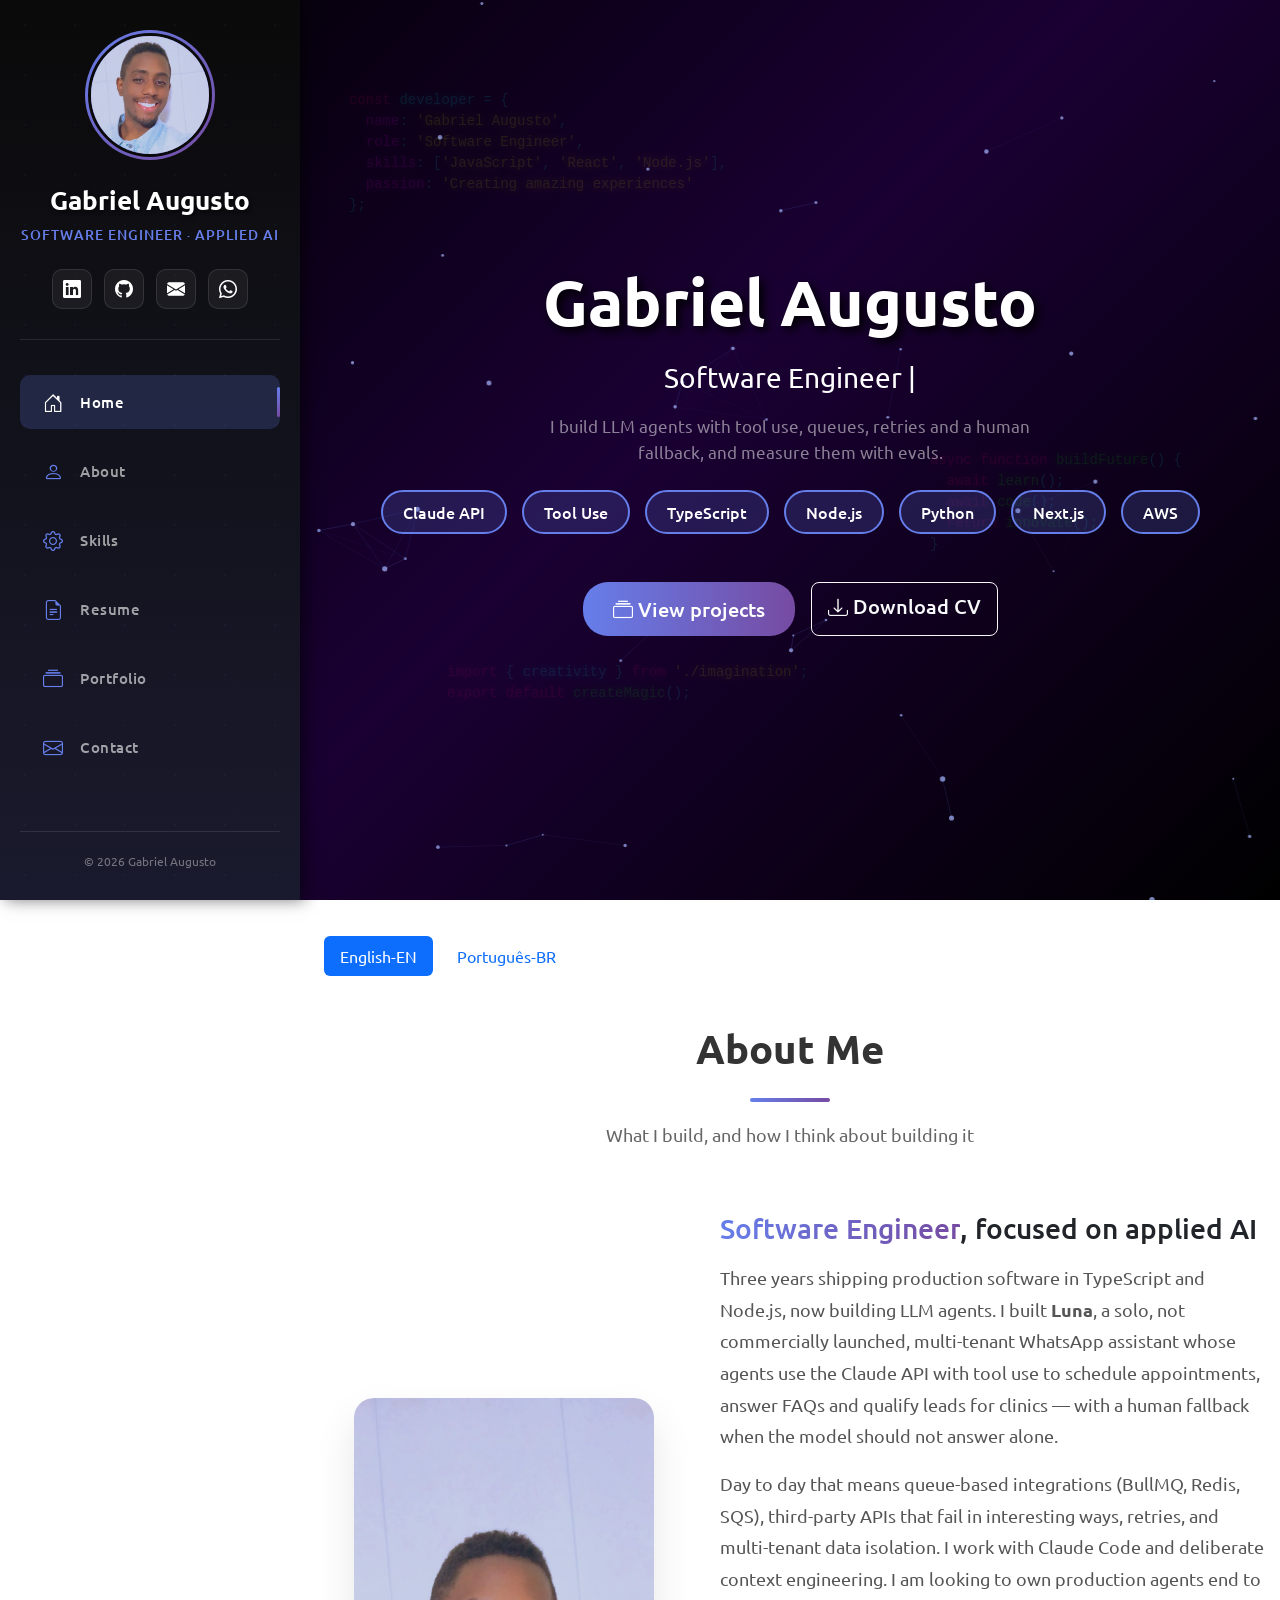
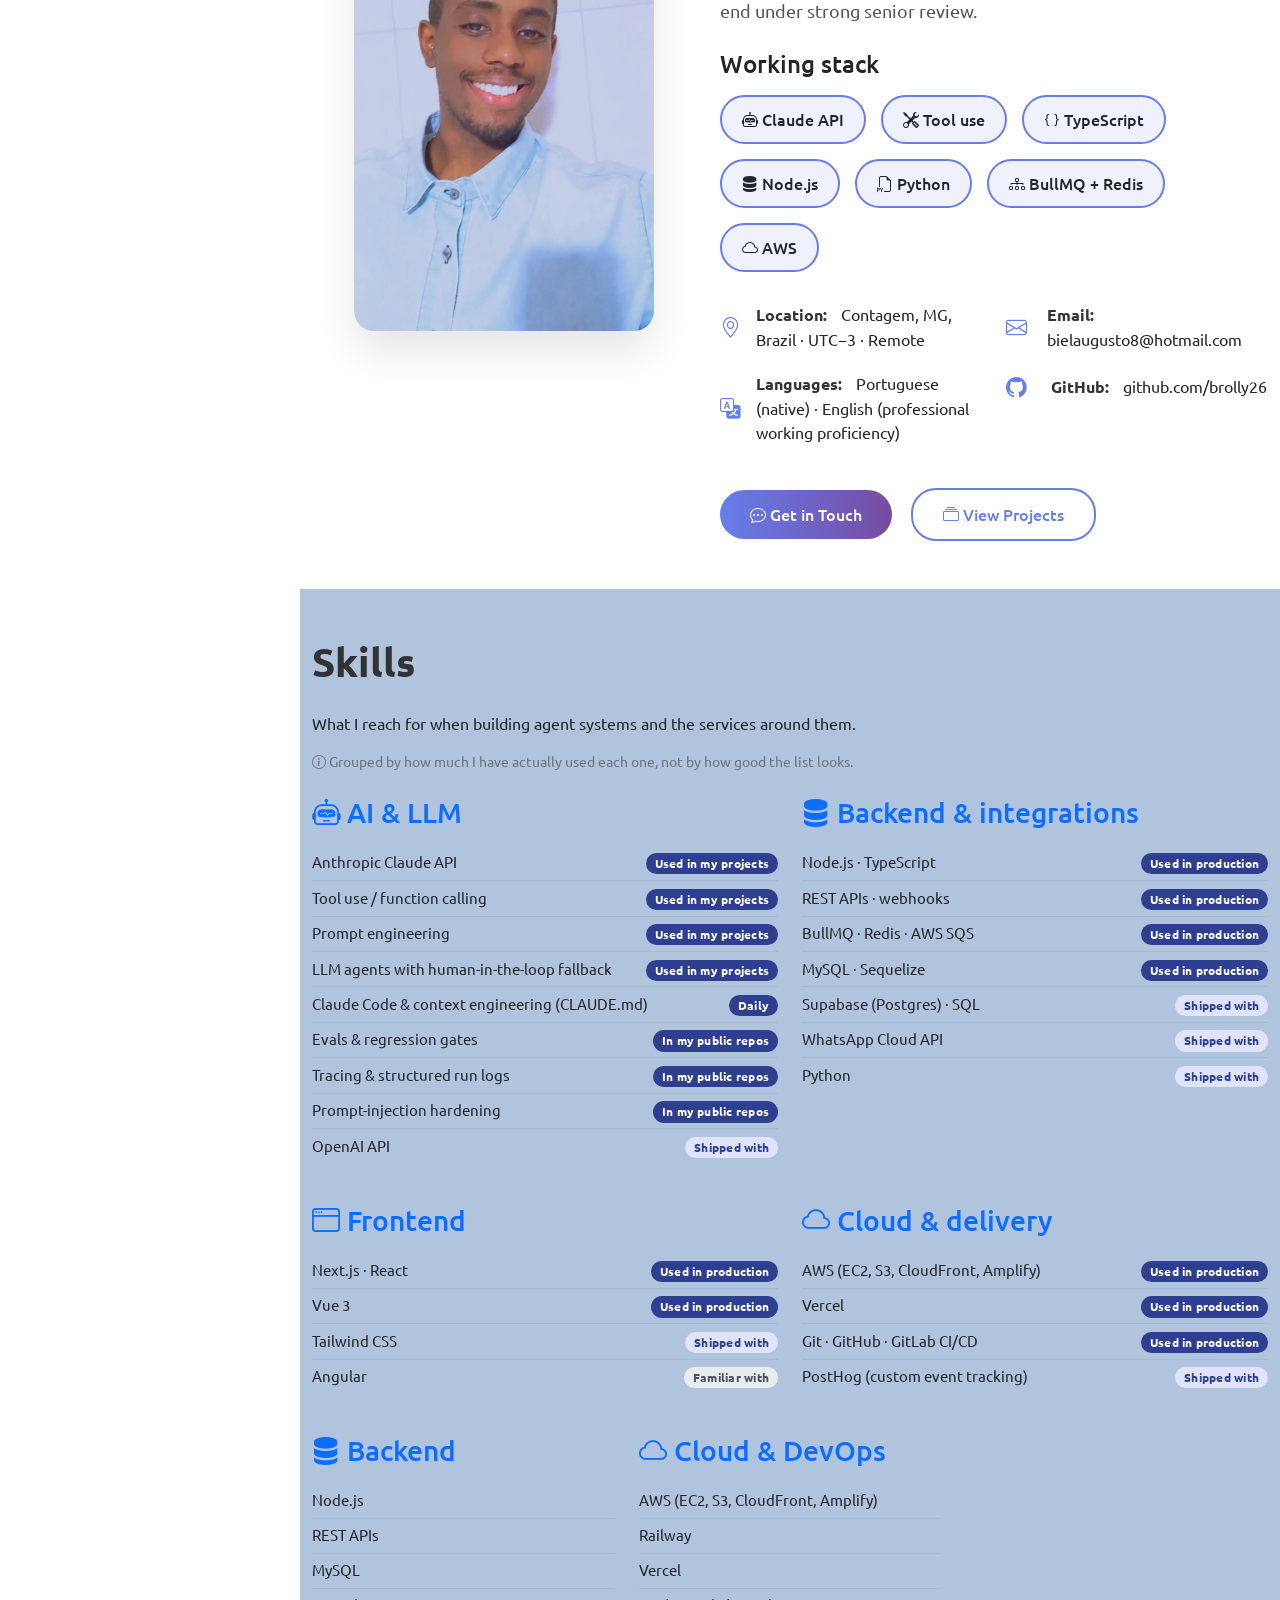
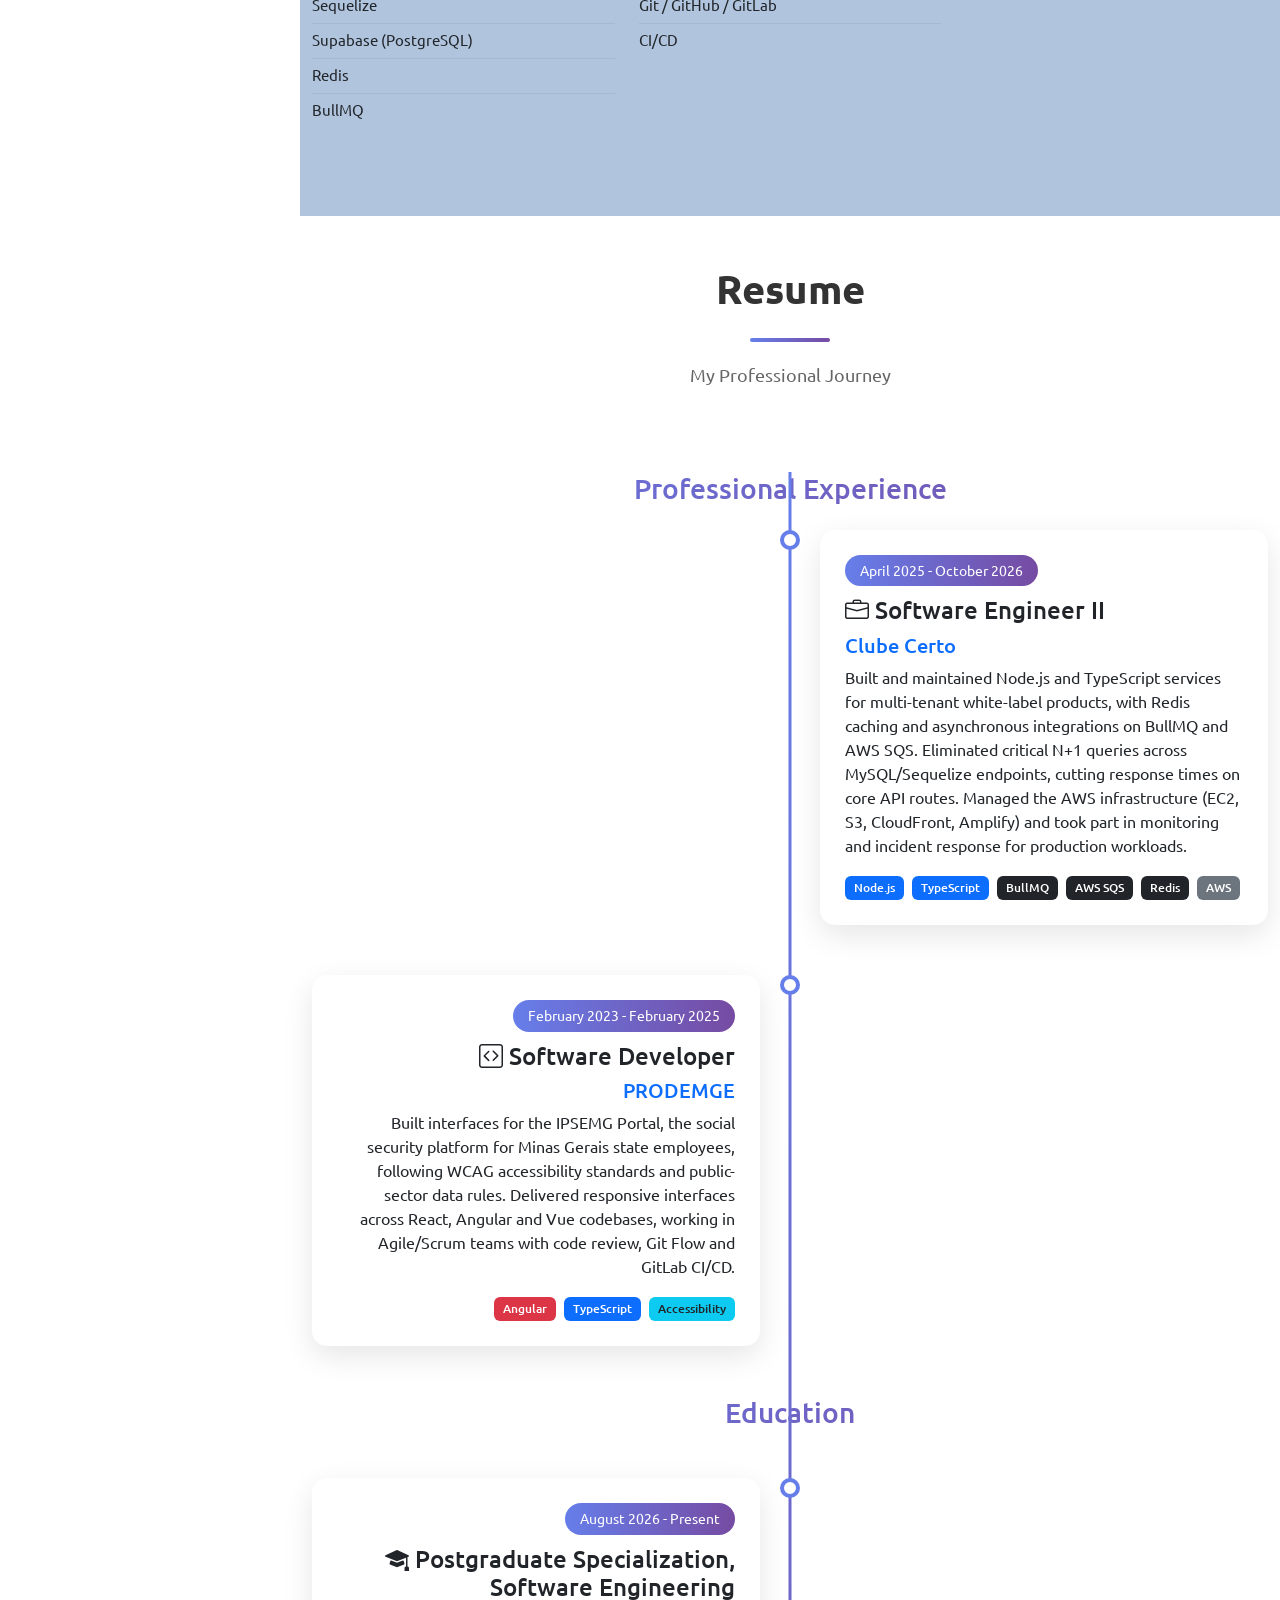
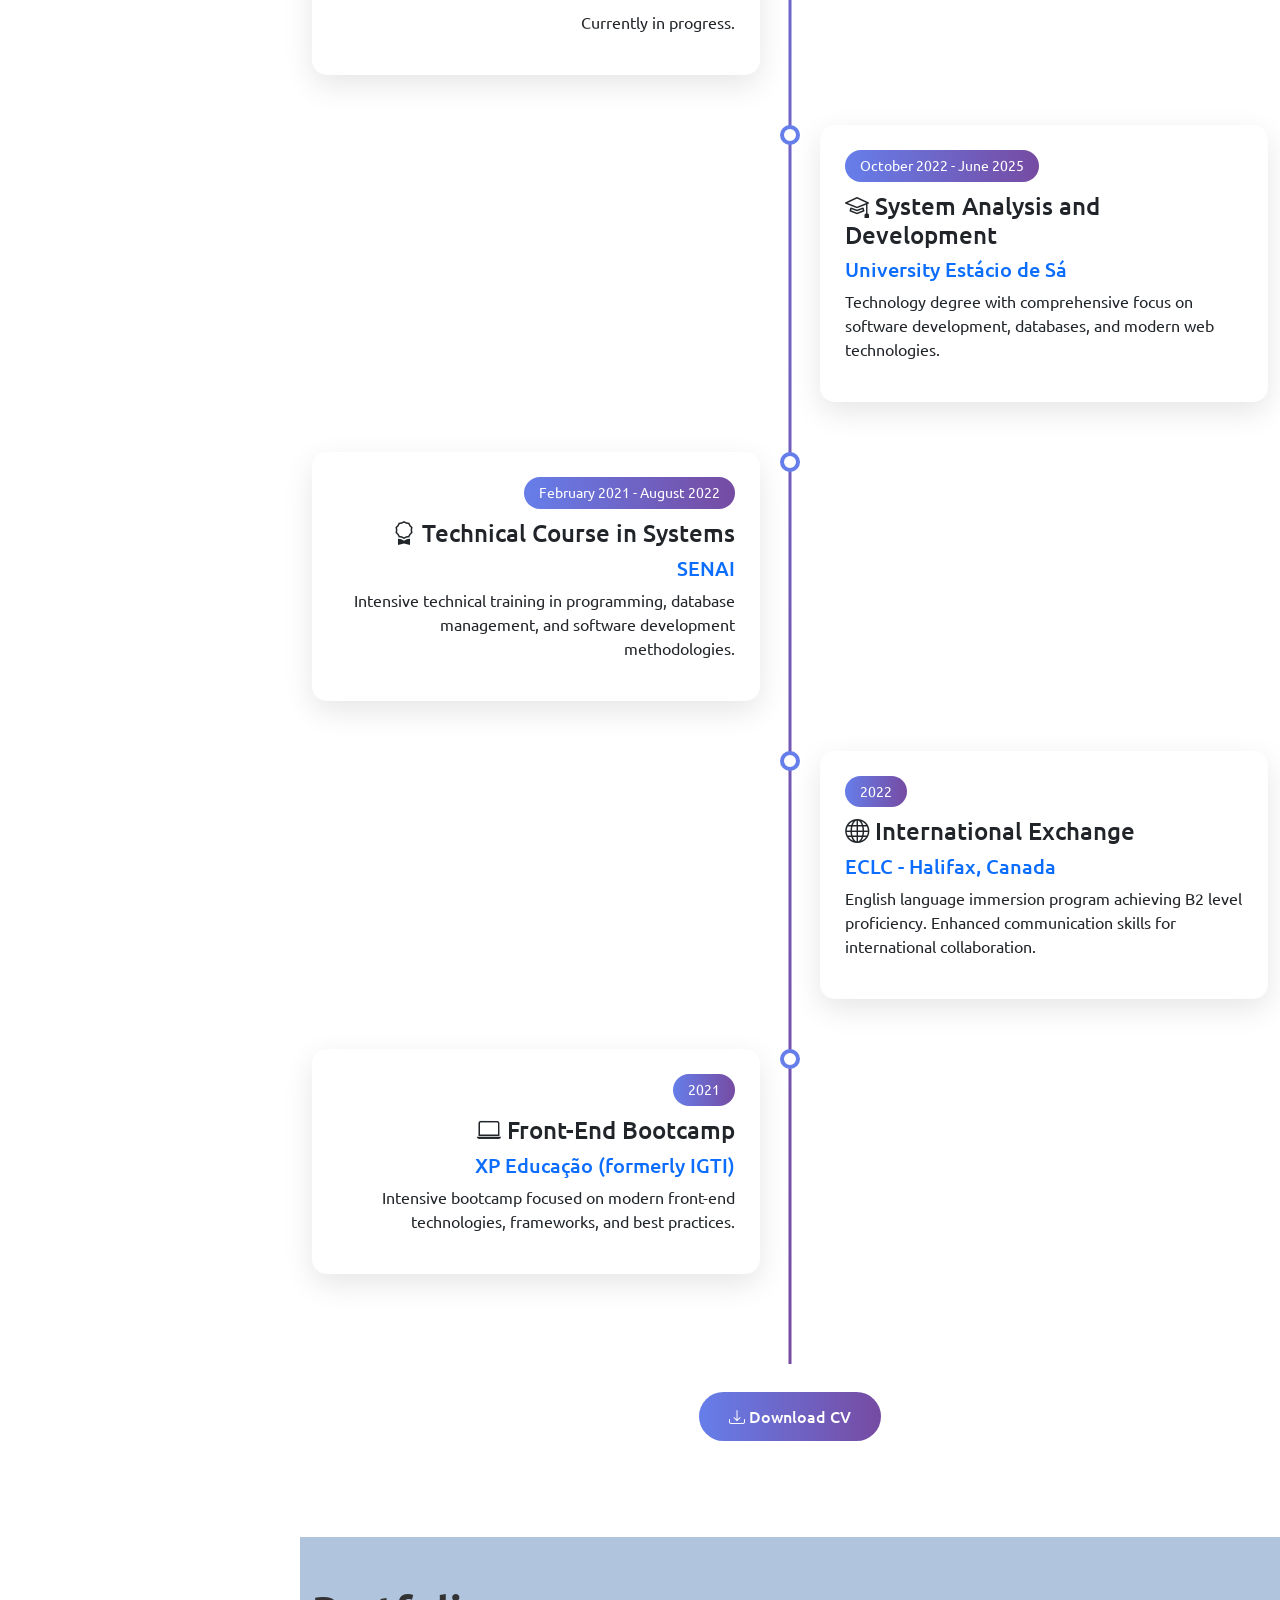
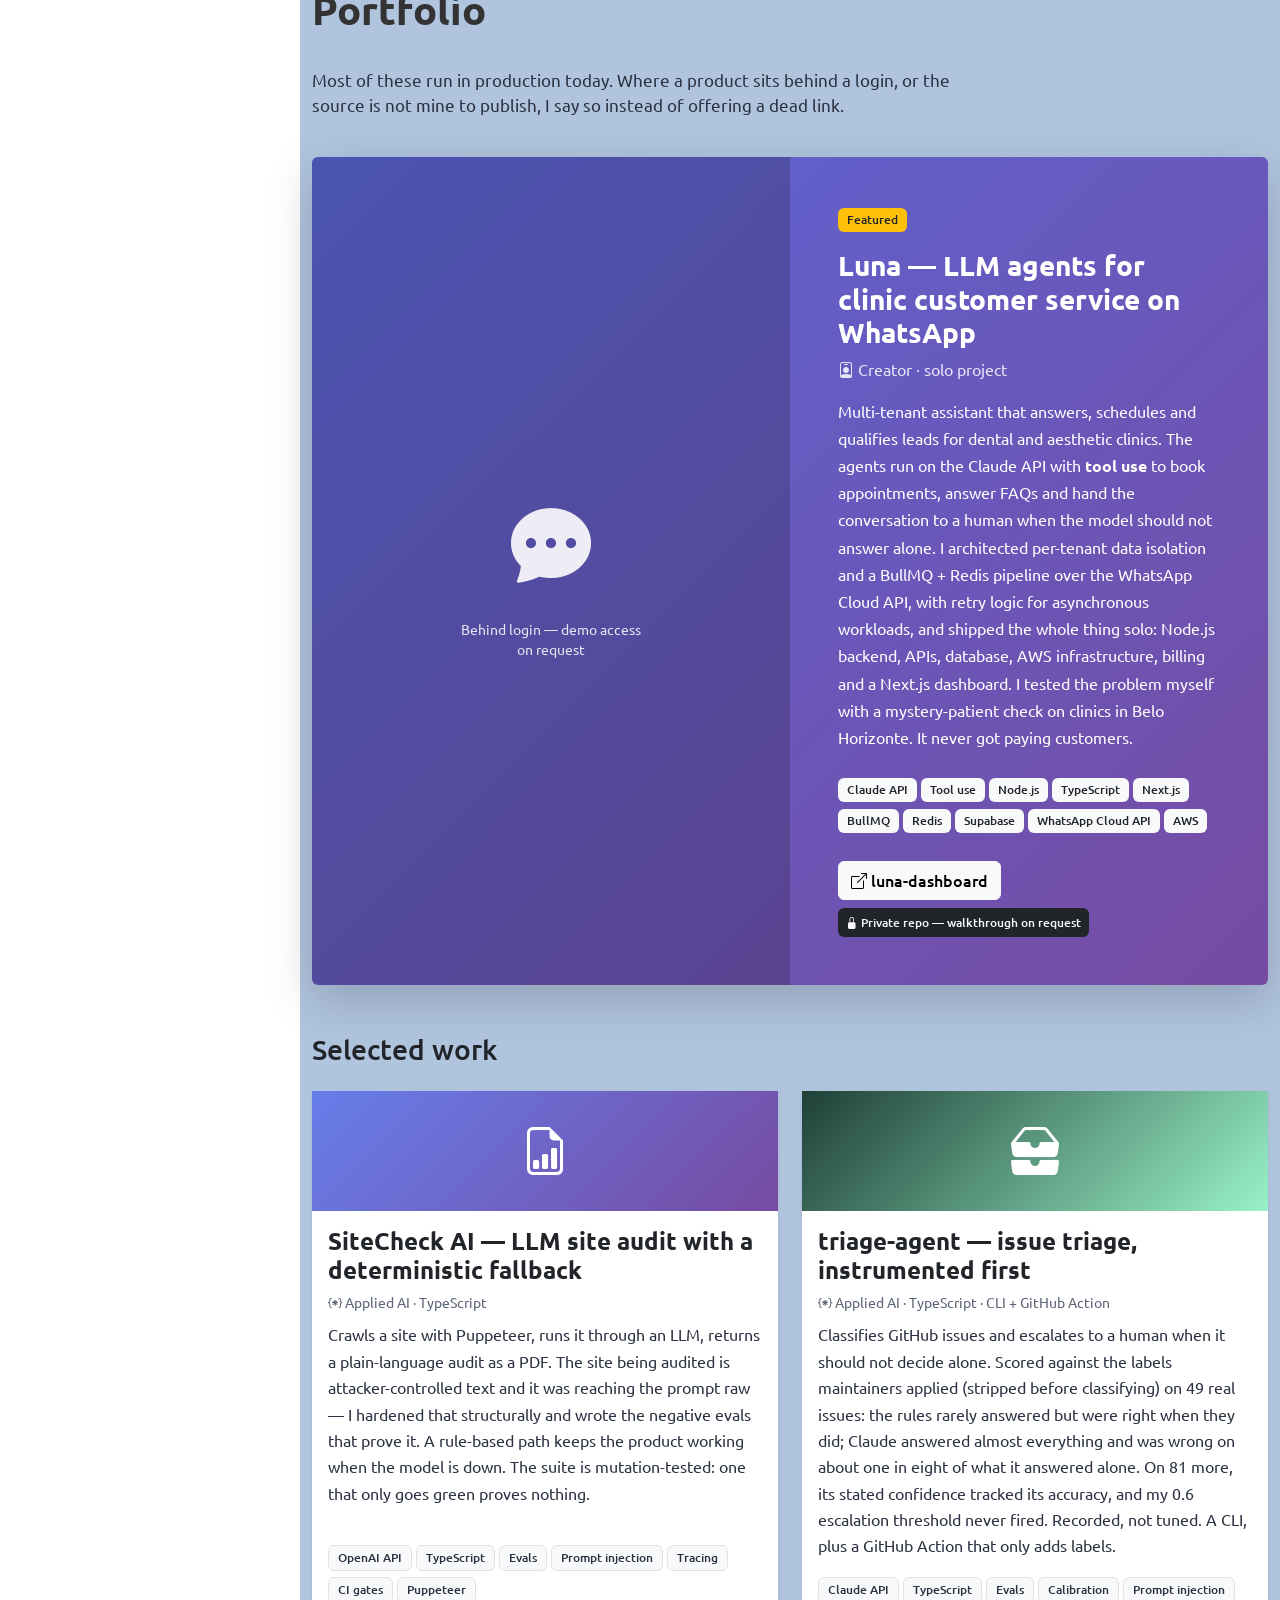
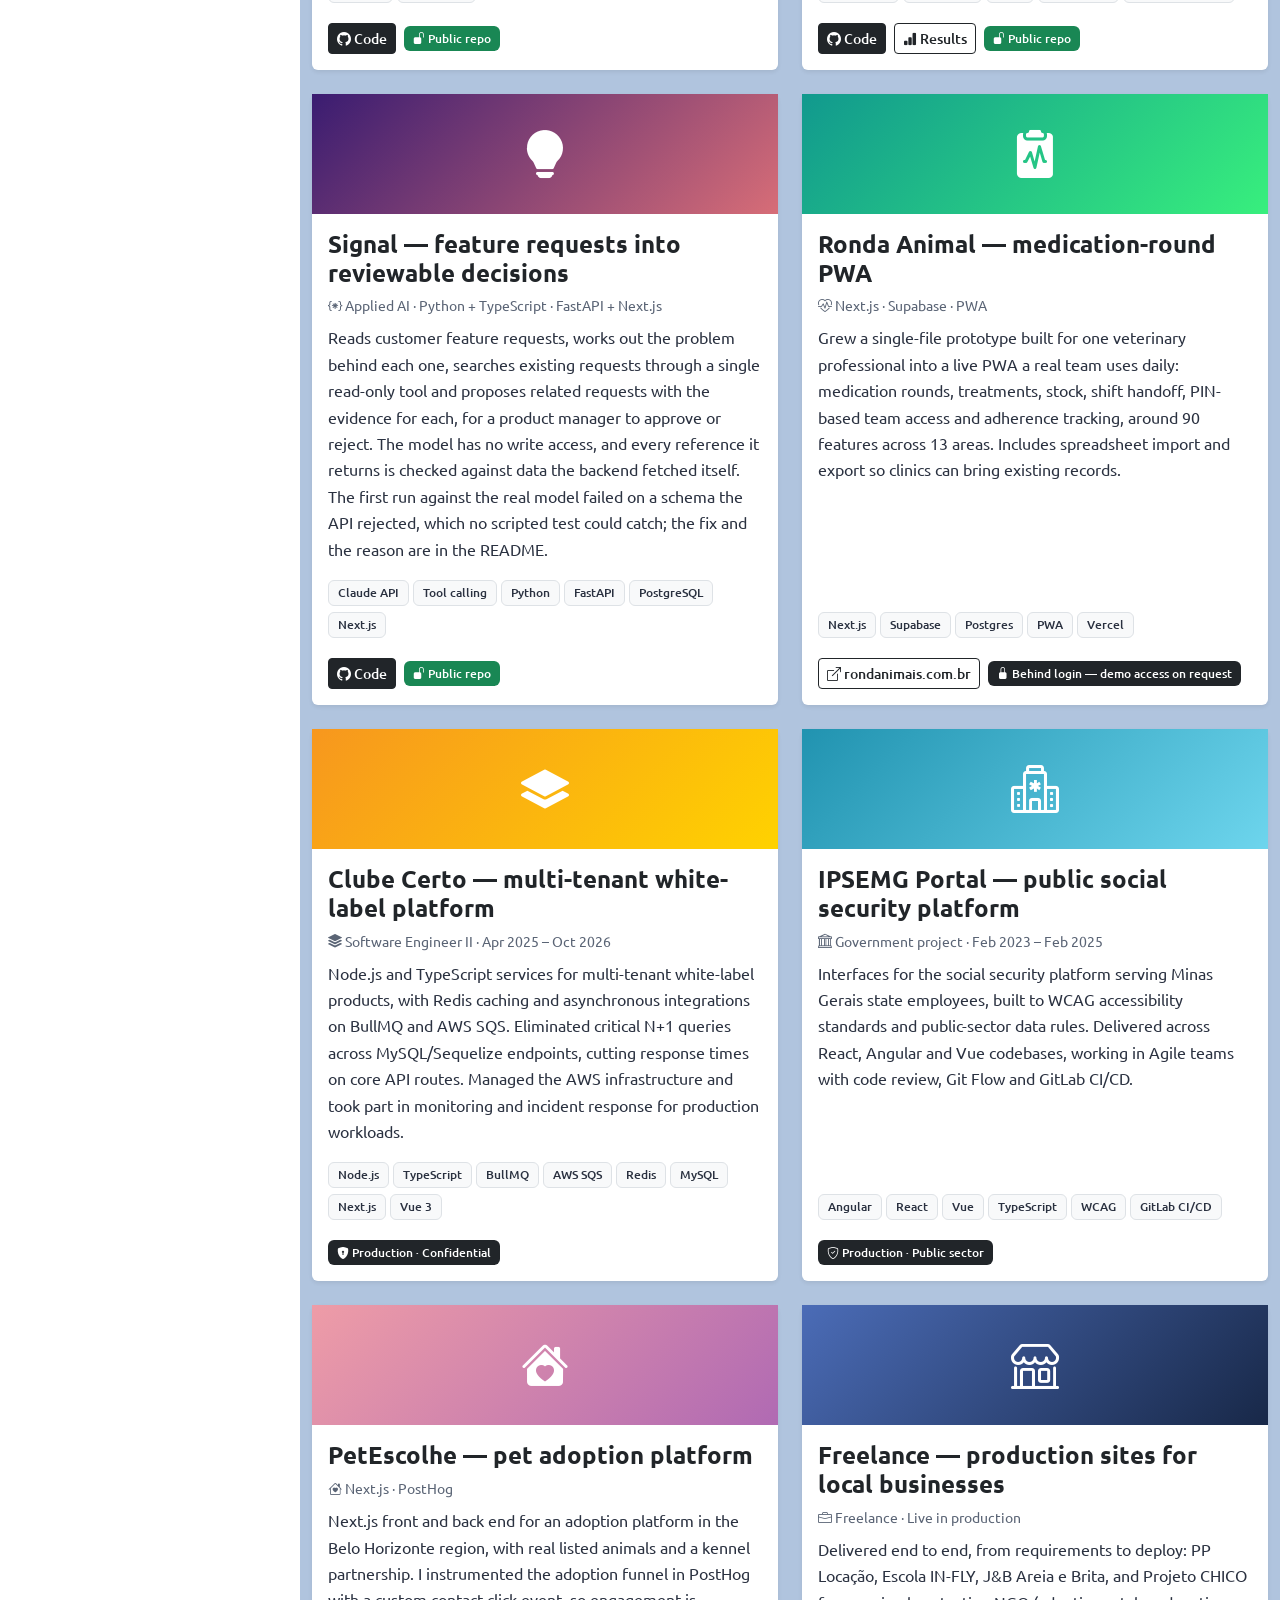
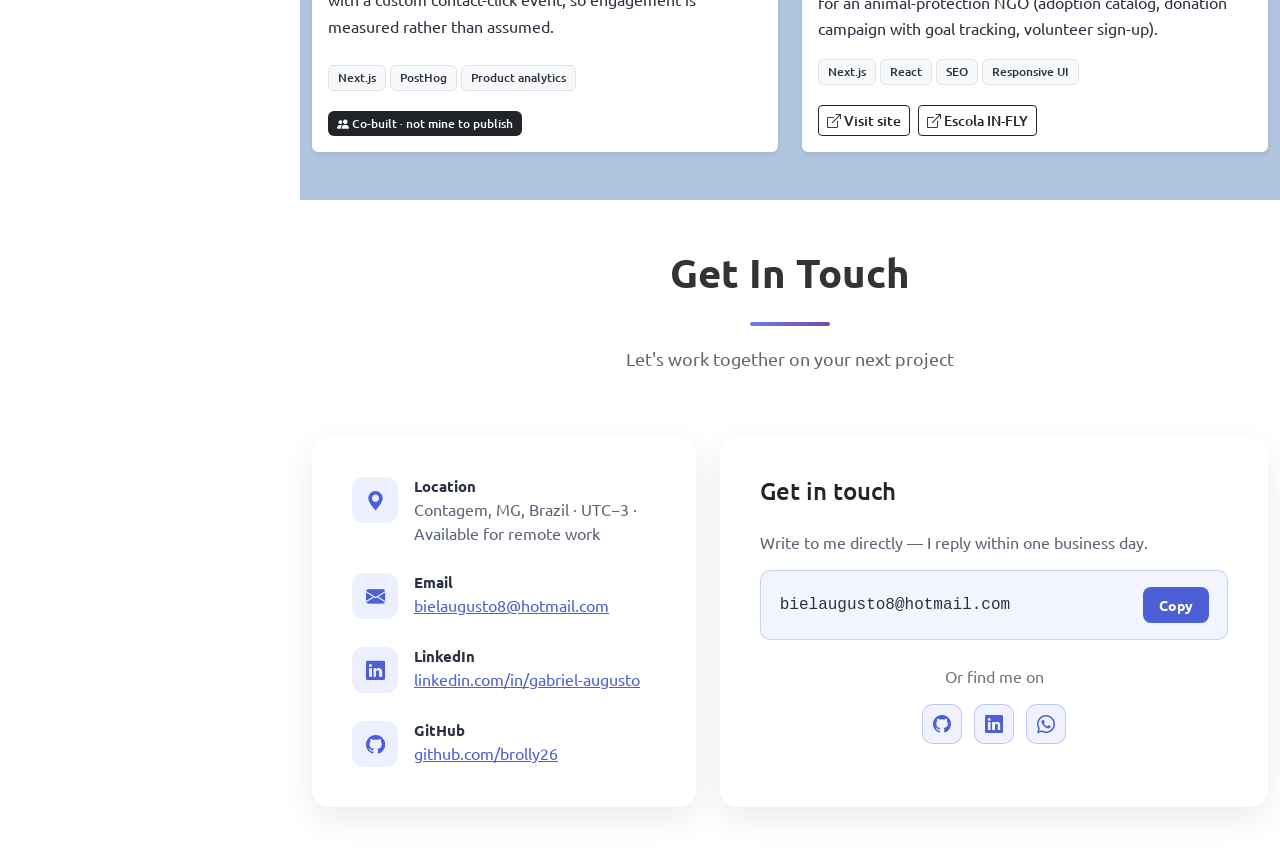
<file: templates/index.html>
<!DOCTYPE html>
<html lang="en">
<head>
  <meta charset="UTF-8">
  <title>Gabriel Augusto — Software Engineer</title>
  <link rel="canonical" href="https://brolly26.github.io/portfolio/">
  <meta http-equiv="refresh" content="0; url=../">
  <script>location.replace('../');</script>
</head>
<body><p>Redirecting to <a href="../">gabrielaugusto portfolio</a>…</p></body>
</html>
</file>
<file: static/style.css>
@import url('https://fonts.googleapis.com/css2?family=Ubuntu:ital,wght@0,300;0,400;0,500;0,700;1,300;1,400;1,500;1,700&display=swap');

html,body{
font-family: Ubuntu, Arial;
width: 100%;
height: 100%;
scroll-behavior: smooth;
}

#header{
    position: fixed;
    top: 0;
    left: 0;
    bottom: 0;
    background: linear-gradient(180deg, #0a0a0a 0%, #1a1a2e 100%);
    overflow-y: auto;
    width: 300px;
    transition: all ease-in-out 0.5s;
    padding: 30px 20px 20px;
    z-index: 9997;
    display: flex;
    flex-direction: column;
    box-shadow: 5px 0 15px rgba(0, 0, 0, 0.5);
}

/* Partículas de fundo */
.sidebar-particles {
    position: absolute;
    top: 0;
    left: 0;
    width: 100%;
    height: 100%;
    opacity: 0.05;
    background-image: radial-gradient(circle, #667eea 1px, transparent 1px);
    background-size: 50px 50px;
    pointer-events: none;
}

/* Profile section melhorado */
.profile {
    text-align: center;
    padding-bottom: 30px;
    border-bottom: 1px solid rgba(255, 255, 255, 0.1);
}

.profile-img-container {
    position: relative;
    width: 130px;
    height: 130px;
    margin: 0 auto 20px;
}

.profile-img-border {
    width: 100%;
    height: 100%;
    border-radius: 50%;
    padding: 3px;
    background: linear-gradient(135deg, #667eea 0%, #764ba2 100%);
}

#header .profile img {
    width: 100%;
    height: 100%;
    border-radius: 50%;
    object-fit: cover;
    border: 3px solid #0a0a0a;
}

.status-indicator {
    position: absolute;
    bottom: 10px;
    right: 10px;
    width: 20px;
    height: 20px;
    background: #00ff00;
    border-radius: 50%;
    border: 3px solid #0a0a0a;
    animation: pulse-status 2s infinite;
}

@keyframes pulse-status {
    0%, 100% {
        box-shadow: 0 0 0 0 rgba(0, 255, 0, 0.7);
    }
    50% {
        box-shadow: 0 0 0 10px rgba(0, 255, 0, 0);
    }
}

.profile-name {
    font-size: 26px;
    margin: 0 0 5px;
    padding: 0;
    font-weight: 700;
    color: #fff;
    text-shadow: 2px 2px 4px rgba(0, 0, 0, 0.5);
}

.profile-role {
    color: #667eea;
    font-size: 14px;
    font-weight: 500;
    margin: 0 0 15px;
    text-transform: uppercase;
    letter-spacing: 1px;
}

/* Social links modernizados */
.social-links {
    display: flex;
    justify-content: center;
    gap: 12px;
}

.social-link {
    position: relative;
    width: 40px;
    height: 40px;
    display: flex;
    align-items: center;
    justify-content: center;
    background: rgba(255, 255, 255, 0.05);
    border: 1px solid rgba(255, 255, 255, 0.1);
    border-radius: 10px;
    color: #fff;
    font-size: 18px;
    transition: all 0.3s ease;
    text-decoration: none;
}

.social-link:hover {
    transform: translateY(-5px);
    border-color: #667eea;
    background: rgba(102, 126, 234, 0.2);
}

.social-link.linkedin:hover {
    background: #0077b5;
    border-color: #0077b5;
    box-shadow: 0 5px 15px rgba(0, 119, 181, 0.5);
}

.social-link.github:hover {
    background: #333;
    border-color: #333;
    box-shadow: 0 5px 15px rgba(51, 51, 51, 0.5);
}

.social-link.email:hover {
    background: #ea4335;
    border-color: #ea4335;
    box-shadow: 0 5px 15px rgba(234, 67, 53, 0.5);
}

.social-link.whatsapp:hover {
    background: #25d366;
    border-color: #25d366;
    box-shadow: 0 5px 15px rgba(37, 211, 102, 0.5);
}

/* Tooltip para social links */
.social-link::before {
    content: attr(data-tooltip);
    position: absolute;
    top: -35px;
    left: 50%;
    transform: translateX(-50%) scale(0);
    background: rgba(0, 0, 0, 0.9);
    color: #fff;
    padding: 5px 10px;
    border-radius: 5px;
    font-size: 12px;
    white-space: nowrap;
    transition: transform 0.3s ease;
    pointer-events: none;
}

.social-link:hover::before {
    transform: translateX(-50%) scale(1);
}

/* Menu de navegação modernizado */
.nav-menu {
    flex: 1;
    padding: 30px 0;
}

.nav-menu .nav {
    gap: 5px;
}

.nav-menu .nav-item {
    margin: 5px 0;
}

.nav-menu .nav-link {
    position: relative;
    display: flex;
    align-items: center;
    padding: 12px 20px;
    color: rgba(255, 255, 255, 0.6);
    text-decoration: none;
    transition: all 0.3s ease;
    border-radius: 10px;
    overflow: hidden;
}

.nav-menu .nav-link::before {
    content: '';
    position: absolute;
    top: 0;
    left: -100%;
    width: 100%;
    height: 100%;
    background: linear-gradient(90deg, transparent, rgba(102, 126, 234, 0.2), transparent);
    transition: left 0.5s ease;
}

.nav-menu .nav-link:hover::before {
    left: 100%;
}

.nav-icon {
    width: 25px;
    display: flex;
    align-items: center;
    justify-content: center;
    margin-right: 15px;
    font-size: 20px;
    color: #667eea;
}

.nav-text {
    font-size: 15px;
    font-weight: 500;
    letter-spacing: 0.5px;
}

.nav-indicator {
    position: absolute;
    right: 0;
    top: 50%;
    transform: translateY(-50%);
    width: 3px;
    height: 0;
    background: linear-gradient(180deg, #667eea 0%, #764ba2 100%);
    transition: height 0.3s ease;
    border-radius: 3px;
}

.nav-menu .nav-link:hover {
    color: #fff;
    background: rgba(102, 126, 234, 0.1);
    transform: translateX(5px);
}

.nav-menu .nav-link:hover .nav-icon {
    color: #fff;
    animation: iconPulse 0.5s ease;
}

@keyframes iconPulse {
    0%, 100% {
        transform: scale(1);
    }
    50% {
        transform: scale(1.2);
    }
}

.nav-menu .nav-link.active {
    color: #fff;
    background: rgba(102, 126, 234, 0.2);
}

.nav-menu .nav-link.active .nav-icon {
    color: #fff;
}

.nav-menu .nav-link.active .nav-indicator {
    height: 30px;
}

/* Footer do sidebar */
.sidebar-footer {
    padding-top: 20px;
    border-top: 1px solid rgba(255, 255, 255, 0.1);
    text-align: center;
}

.copyright {
    color: rgba(255, 255, 255, 0.4);
    font-size: 12px;
    margin: 0 0 10px;
}

.status-text {
    display: flex;
    align-items: center;
    justify-content: center;
    gap: 8px;
    color: rgba(255, 255, 255, 0.6);
    font-size: 13px;
    margin: 0;
}

.status-dot {
    width: 8px;
    height: 8px;
    background: #00ff00;
    border-radius: 50%;
    animation: pulse-dot 2s infinite;
}

@keyframes pulse-dot {
    0%, 100% {
        transform: scale(1);
        opacity: 1;
    }
    50% {
        transform: scale(1.5);
        opacity: 0.5;
    }
}
#main{
    margin-left: 300px;

}
.nav-pills{
 margin-left: 10px;
}

section#inicio{
    background: linear-gradient(135deg, #000000 0%, #1a0033 50%, #000000 100%);
    background-attachment: fixed;
    width: 100%;
    /* height + overflow:hidden clipped the CTAs on a short laptop or a phone in
       landscape, with no way to scroll to them. svh also accounts for the
       mobile URL bar, which vh does not. */
    min-height: 100svh;
    position: relative;
}

section#inicio h2{
font-size: 6rem;
}

section#inicio span#subtitle{
margin-right: 8rem;
font-size: 1.5rem;
}
.text-shadow{
text-shadow:  4px 4px 10px black;

}
/* (bloco #arraste removido: o terceiro CTA colidia com os dois reais) */

i.menu-mobile{
 position: fixed;
color: #fff;
background-color: #6959CD;
 right: 1rem;
 top:1rem;
font-size: 1.5rem;
border-radius: 4rem;
cursor: pointer;
z-index: 10;
height: 45px;
width: 45px;
display: none;
justify-content: center;
align-items: center;

}
.menu-nav-active{
    overflow: hidden;
}

.menu-nav-active #header{
left: 0;
}

/* (removida a regra global .row img que forcava 300px x 40vh em toda imagem) */



@media (max-width:1024px){
#header{
left: -300px;
}

i.menu-mobile{
    display: flex;
}
section#inicio h2{
    font-size: 3.5rem;
}

section#inicio span#subtitle {
    margin-right: 0;
    font-size: 1rem;
}
#main{
margin-left: 0;

}

}
.mt-1 {
    margin-top: 1.25rem !important;
}

.h-75 {
    height: 95% !important;
}

/* Efeito do scroll */
*::-webkit-scrollbar{
    width: 10px;
}
*::-webkit-scrollbar-track{
    width: 12px;
    box-shadow: inset 0 0 .3rem black;
    background-color: #fff;
}
*::-webkit-scrollbar-thumb{
    background: black;

}
.section-bg{
    background-color: #B0C4DE;
}
.cv .cv-title{
font-weight: 700;
margin-top: 20px;
margin-bottom: 20px;
color: #000;

}

.cv .cv-item {

    padding: 0 0 20px 20px;
    margin-top: -2px;
    border-left: 2px solid #B0C4DE;
    position: relative
}

.cv .cv-item h4{

    line-height: 40px;
font-weight: 600;
text-transform: uppercase;
font-family: "Poppins" , sans-serif;
color: black;
margin-bottom: 10px;

}
.cv .cv-item h5{
    background-color: whitesmoke;
    padding: 5px 15px;
 display: inline-block;
 font-weight: 600;
 margin-bottom: 10px ;

}
.cv .cv-item::before{
content: "";
position: absolute;
top: 0;
width: 16px;
height: 16px;
border: 2px solid #6959CD;
background-color: aliceblue;
left: -9px;
border-radius: 50%;

}

#carouselPortfolio >  div.carousel-inner > div.carousel-item > .row >.col >.card:hover,
#carouselPortfolio >  div.carousel-item > div.carousel-item  >.row >.col >#empat > div:hover  {
    cursor: pointer;
    background-color: #baadeb !important;
    border: 1px solid #a595e2;
    color: white;
}
#carouselPortfolio >  div.carousel-inner > div.carousel-item > .row >.col:nth-child(2) >.card:hover {
background-color: rgb(231, 122, 177) !important;
}
#carouselPortfolio >  div.carousel-inner > div.carousel-item > .row >.col:nth-child(3) >.card:hover,
#carouselPortfolio >  div.carousel-inner > div.carousel-item > .row >.col > .card-login:hover {
    background-color:  #65c368!important;
    color: #fff !important;
    }
#carouselPortfolio >  div.carousel-inner > div.carousel-item > .row >.col:nth-child(4) >.card:hover {
    background-color:  #292929 !important;
    color: #fa7f72 !important;
    }
#carouselPortfolio >  div.carousel-inner > div.carousel-item > .row >.col:nth-child(5) >.card:hover {
    background-color:  #292929!important;
    color: #fbec5d !important;
    }
#carouselPortfolio >  div.carousel-inner > div.carousel-item > .row >.col:nth-child(6) >.card:hover {
    background-color:  #292929!important;
    color: #65c368 !important;
    }

    .row >.col >.card >a.btn:hover{
        background-color:red !important;
    }

.carousel-control-prev{
    margin-left: -8rem;
  }
  
  .carousel-control-next{
    margin-right: -8rem;
  }
  
  .carousel-indicators{
    margin-bottom: -35px;
  }
  
  /* Animação */
  
  [data-anime] {
    opacity: 0;
    transition: 1s;
  }
  
  [data-anime="down"] {
    transform: translate3d(0, -100%, 0);
  }
  
  [data-anime="up"] {
    transform: translate3d(0, 100%, 0);
  }
  
  [data-anime="left"] {
    transform: translate3d(-100%, 0, 0);
  }
  
  [data-anime="right"] {
    transform: translate3d(50px ,0 ,0);
  }
  
  [data-anime].animate {
    opacity: 1;
    transform: translate3d(0 ,0 ,0);
  }

  /* Melhorias no layout */
  .card {
    transition: transform 0.3s ease, box-shadow 0.3s ease;
  }

  .card:hover {
    transform: translateY(-5px);
    box-shadow: 0 10px 30px rgba(0,0,0,0.2) !important;
  }

  /* Melhorar botões */
  .btn {
    transition: all 0.3s ease;
    font-weight: 500;
  }

  .btn:hover {
    transform: scale(1.05);
  }

  /* Badges modernos */
  .badge {
    padding: 0.5em 0.75em;
    font-weight: 500;
  }

  /* Progress bars animadas */
  .progress-bar {
    animation: progressAnimation 2s ease-in-out;
  }

  @keyframes progressAnimation {
    0% {
      width: 0%;
    }
  }

  /* Seção de habilidades melhorada */
  .progress {
    height: 1.5rem;
    background-color: #e9ecef;
    border-radius: 10px;
    overflow: hidden;
  }

  .progress-bar {
    background: linear-gradient(90deg, #667eea 0%, #764ba2 100%);
  }


  /* Melhorar cards do portfólio */
  #portfolio .card {
    border-radius: 15px;
    overflow: hidden;
  }

  #portfolio .card img {
    transition: transform 0.5s ease;
  }

  #portfolio .card:hover img {
    transform: scale(1.1);
  }

  /* Seção sobre melhorada */
  #sobre img {
    border-radius: 15px;
  }

  /* Formulário de contato melhorado */
  .form-control {
    border-radius: 10px;
    border: 2px solid #e9ecef;
    transition: border-color 0.3s ease;
  }

  .form-control:focus {
    border-color: #667eea;
    box-shadow: 0 0 0 0.2rem rgba(102, 126, 234, 0.25);
  }

  /* Títulos de seção */
  h2 {
    position: relative;
    padding-bottom: 1rem;
  }

  h2:not(.section-title):after {
    content: '';
    position: absolute;
    bottom: 0;
    left: 0;
    width: 60px;
    height: 3px;
    background: linear-gradient(90deg, #667eea 0%, #764ba2 100%);
  }

  .section-title:after,
  #inicio h2:after {
    content: none;
  }


  /* CV items melhorados */
  .cv .cv-item {
    transition: transform 0.3s ease;
  }

  .cv .cv-item:hover {
    transform: translateX(10px);
  }

  /* Smooth scrolling */
  html {
    scroll-behavior: smooth;
  }

  /* Gap utility */
  .gap-3 {
    gap: 1rem;
  }

  /* Animações da seção hero */
  
  /* Código flutuante no fundo */
  /* The decorative layers keep the clipping the section gave up, so the
     floating code cannot widen the page. */
  .code-background {
    pointer-events: none;
    overflow: hidden;
  }
  
  .floating-code {
    position: absolute;
    font-family: 'Monaco', 'Courier New', monospace;
    font-size: 14px;
    opacity: 0.1;
    color: #00ffff;
    white-space: pre;
    animation: float 20s infinite ease-in-out;
  }
  
  #code1 {
    top: 10%;
    left: 5%;
    animation-delay: 0s;
  }
  
  #code2 {
    top: 50%;
    right: 10%;
    animation-delay: 5s;
  }
  
  #code3 {
    bottom: 20%;
    left: 15%;
    animation-delay: 10s;
  }
  
  @keyframes float {
    0%, 100% {
      transform: translateY(0) translateX(0);
    }
    25% {
      transform: translateY(-20px) translateX(10px);
    }
    50% {
      transform: translateY(10px) translateX(-10px);
    }
    75% {
      transform: translateY(-10px) translateX(5px);
    }
  }
  
  /* Syntax highlighting */
  .keyword {
    color: #ff0080;
    text-shadow: 0 0 10px #ff0080;
  }
  
  .variable {
    color: #00ffff;
    text-shadow: 0 0 10px #00ffff;
  }
  
  .string {
    color: #ffff00;
    text-shadow: 0 0 10px #ffff00;
  }
  
  .function {
    color: #00ff00;
    text-shadow: 0 0 10px #00ff00;
  }
  
  .property {
    color: #ff00ff;
    text-shadow: 0 0 10px #ff00ff;
  }
  
  /* Efeito de digitação */
  .typing-container {
    height: 40px;
  }
  
  .cursor {
    animation: blink 1s infinite;
  }
  
  @keyframes blink {
    0%, 50% {
      opacity: 1;
    }
    51%, 100% {
      opacity: 0;
    }
  }
  
  /* Tags de tecnologia */
  .tech-tags {
    display: flex;
    gap: 15px;
    flex-wrap: wrap;
    justify-content: center;
  }
  
  .tech-tag {
    padding: 8px 20px;
    background: rgba(102, 126, 234, 0.2);
    border: 2px solid #667eea;
    border-radius: 25px;
    color: #fff;
    font-weight: 500;
    animation: fadeInUp 1s ease-out forwards;
    animation-delay: var(--delay);
    opacity: 0;
    transition: all 0.3s ease;
  }
  
  .tech-tag:hover {
    background: rgba(102, 126, 234, 0.4);
    transform: translateY(-5px);
    box-shadow: 0 10px 30px rgba(102, 126, 234, 0.5);
  }
  
  @keyframes fadeInUp {
    to {
      opacity: 1;
      transform: translateY(0);
    }
    from {
      opacity: 0;
      transform: translateY(20px);
    }
  }
  
  /* Animação de bounce para seta */
  .bounce-animation {
    animation: bounce 2s infinite;
  }
  
  @keyframes bounce {
    0%, 20%, 50%, 80%, 100% {
      transform: translateY(0);
    }
    40% {
      transform: translateY(-10px);
    }
    60% {
      transform: translateY(-5px);
    }
  }
  
  /* Canvas de partículas */
  #particles-canvas {
    pointer-events: none;
    inset: 0;
  }

  /* Seção About melhorada */
  .section-title {
    font-size: 2.5rem;
    font-weight: 700;
    color: #333;
    margin-bottom: 10px;
  }

  .section-divider {
    width: 80px;
    height: 4px;
    background: linear-gradient(90deg, #667eea 0%, #764ba2 100%);
    border-radius: 2px;
    margin-bottom: 20px;
  }

  .section-subtitle {
    color: #666;
    font-size: 1.1rem;
  }

  .about-img-container {
    position: relative;
    overflow: hidden;
    border-radius: 20px;
    box-shadow: 0 20px 40px rgba(0, 0, 0, 0.1);
    max-width: 300px;
    margin: 0 auto;
  }

  .about-img-container img {
    width: 100%;
    height: auto;
    transition: transform 0.5s ease;
  }

  .about-img-overlay {
    position: absolute;
    bottom: 0;
    left: 0;
    right: 0;
    background: linear-gradient(to top, rgba(0,0,0,0.8), transparent);
    padding: 30px;
    transform: translateY(100%);
    transition: transform 0.3s ease;
  }

  .about-img-container:hover .about-img-overlay {
    transform: translateY(0);
  }

  .overlay-content h4 {
    color: #fff;
    margin: 0;
    font-size: 1.5rem;
  }

  .overlay-content p {
    color: #ddd;
    margin: 5px 0 0;
  }

  .gradient-text {
    background: linear-gradient(90deg, #667eea 0%, #764ba2 100%);
    -webkit-background-clip: text;
    -webkit-text-fill-color: transparent;
    background-clip: text;
  }

  .about-description {
    font-size: 1.1rem;
    color: #555;
    line-height: 1.8;
  }

  .tech-icons {
    display: flex;
    flex-wrap: wrap;
    gap: 15px;
  }

  .tech-item {
    padding: 10px 20px;
    background: rgba(102, 126, 234, 0.1);
    border: 2px solid #667eea;
    border-radius: 25px;
    font-weight: 500;
    transition: all 0.3s ease;
    cursor: pointer;
  }

  .tech-item:hover {
    background: #667eea;
    color: #fff;
    transform: translateY(-3px);
    box-shadow: 0 10px 20px rgba(102, 126, 234, 0.3);
  }

  .personal-info {
    margin-top: 30px;
  }

  .info-item {
    display: flex;
    align-items: center;
    gap: 15px;
    margin-bottom: 20px;
  }

  .info-item i {
    font-size: 1.3rem;
    color: #667eea;
    width: 30px;
  }

  .info-item strong {
    color: #333;
    margin-right: 10px;
  }

  .status-available {
    color: #00c851;
    font-weight: 600;
  }

  .btn-gradient {
    background: linear-gradient(90deg, #667eea 0%, #764ba2 100%);
    color: #fff;
    border: none;
    padding: 12px 30px;
    border-radius: 25px;
    font-weight: 500;
    transition: all 0.3s ease;
    text-decoration: none;
    display: inline-block;
  }

  .btn-gradient:hover {
    transform: translateY(-3px);
    box-shadow: 0 10px 25px rgba(102, 126, 234, 0.4);
    color: #fff;
  }

  .btn-outline-gradient {
    background: transparent;
    color: #667eea;
    border: 2px solid #667eea;
    padding: 12px 30px;
    border-radius: 25px;
    font-weight: 500;
    transition: all 0.3s ease;
    text-decoration: none;
    display: inline-block;
    margin-left: 15px;
  }

  .btn-outline-gradient:hover {
    background: linear-gradient(90deg, #667eea 0%, #764ba2 100%);
    color: #fff;
    transform: translateY(-3px);
    box-shadow: 0 10px 25px rgba(102, 126, 234, 0.4);
  }

  /* Timeline do Currículo */
  .timeline {
    position: relative;
    padding: 20px 0;
  }

  .timeline::before {
    content: '';
    position: absolute;
    left: 50%;
    transform: translateX(-50%);
    width: 3px;
    height: 100%;
    background: linear-gradient(180deg, #667eea 0%, #764ba2 100%);
  }

  .timeline-item {
    margin-bottom: 50px;
    position: relative;
  }

  .timeline-item:nth-child(odd) {
    padding-right: calc(50% + 30px);
    text-align: right;
  }

  .timeline-item:nth-child(even) {
    padding-left: calc(50% + 30px);
  }

  .timeline-dot {
    position: absolute;
    left: 50%;
    transform: translateX(-50%);
    width: 20px;
    height: 20px;
    background: #fff;
    border: 4px solid #667eea;
    border-radius: 50%;
    z-index: 1;
  }

  .timeline-content {
    background: #fff;
    padding: 25px;
    border-radius: 15px;
    box-shadow: 0 10px 30px rgba(0, 0, 0, 0.1);
    transition: all 0.3s ease;
  }

  .timeline-content:hover {
    transform: translateY(-5px);
    box-shadow: 0 15px 40px rgba(0, 0, 0, 0.15);
  }

  .timeline-date {
    display: inline-block;
    background: linear-gradient(90deg, #667eea 0%, #764ba2 100%);
    color: #fff;
    padding: 5px 15px;
    border-radius: 20px;
    font-size: 0.9rem;
    margin-bottom: 10px;
  }

  /* Seção de contato melhorada */
  .contact-card {
    background: #fff;
    border-radius: 20px;
    padding: 40px;
    box-shadow: 0 20px 50px rgba(0, 0, 0, 0.1);
    transition: all 0.3s ease;
  }

  .contact-card:hover {
    transform: translateY(-10px);
    box-shadow: 0 30px 60px rgba(0, 0, 0, 0.15);
  }

  .contact-info-item {
    display: flex;
    align-items: center;
    margin-bottom: 25px;
  }

  .contact-info-item i {
    font-size: 1.5rem;
    color: #667eea;
    margin-right: 20px;
    width: 40px;
    height: 40px;
    display: flex;
    align-items: center;
    justify-content: center;
    background: rgba(102, 126, 234, 0.1);
    border-radius: 10px;
  }

  .form-control, .form-select, textarea {
    border: 2px solid #e9ecef;
    border-radius: 10px;
    padding: 12px 20px;
    transition: all 0.3s ease;
  }

  .form-control:focus, .form-select:focus, textarea:focus {
    border-color: #667eea;
    box-shadow: 0 0 0 0.2rem rgba(102, 126, 234, 0.25);
  }

  /* Responsividade melhorada */
  @media (max-width: 1024px) {
    .timeline::before {
      left: 30px;
    }
    
    .timeline-item {
      padding-left: 80px !important;
      padding-right: 0 !important;
      text-align: left !important;
    }
    
    .timeline-dot {
      left: 30px;
    }
  }

  

/* Grouped technology lists (Skills section) */
.tech-list li {
  padding: 0.35rem 0;
  border-bottom: 1px solid rgba(0, 0, 0, 0.06);
  font-size: 0.95rem;
}
.tech-list li:last-child {
  border-bottom: none;
}

/* ==========================================================================
   Applied-AI positioning pass
   ========================================================================== */

/* Keyboard access ---------------------------------------------------------- */

.skip-link {
  position: absolute;
  left: -9999px;
  top: 0;
  z-index: 10000;
  padding: 12px 20px;
  background: #0a0a0a;
  color: #fff;
  border-radius: 0 0 8px 0;
  text-decoration: none;
  font-weight: 600;
}
.skip-link:focus {
  left: 0;
}

:focus-visible {
  outline: 3px solid #667eea;
  outline-offset: 3px;
  border-radius: 4px;
}
#header :focus-visible,
.featured-card :focus-visible,
#inicio :focus-visible {
  outline-color: #fff;
}
section:focus,
section:focus-visible {
  outline: none;
}

/* The hamburger is a real <button> now, not an <i>. */
button.menu-mobile {
  position: fixed;
  right: 1rem;
  top: 1rem;
  z-index: 9998;
  height: 46px;
  width: 46px;
  padding: 0;
  border: none;
  border-radius: 50%;
  background-color: #6959CD;
  color: #fff;
  font-size: 1.5rem;
  cursor: pointer;
  display: none;
  align-items: center;
  justify-content: center;
  box-shadow: 0 4px 14px rgba(0, 0, 0, 0.3);
}
@media (max-width: 1024px) {
  button.menu-mobile { display: flex; }
}

/* Hero --------------------------------------------------------------------- */

.hero-tagline {
  max-width: 48ch;
  text-align: center;
  font-size: 1.05rem;
  line-height: 1.6;
}
.hero-cta {
  display: flex;
  flex-wrap: wrap;
  gap: 1rem;
  justify-content: center;
}
.hero-cta .btn-outline-gradient,
.hero-cta .ms-3 { margin-left: 0 !important; }

@media (max-width: 575px) {
  section#inicio h2 { font-size: 2.6rem; }
  .hero-cta .btn { width: 100%; }
}

/* #subtitle had an 8rem right margin that pushed it off the hero's centre. */
section#inicio span#subtitle { margin-right: 0; }

/* Skills proficiency tiers ------------------------------------------------- */

.tech-list li {
  display: flex;
  align-items: baseline;
  justify-content: space-between;
  gap: 1rem;
}
.lvl {
  flex-shrink: 0;
  font-size: 0.72rem;
  font-weight: 600;
  letter-spacing: 0.02em;
  padding: 2px 9px;
  border-radius: 20px;
  white-space: nowrap;
}
.lvl-1 { background: #2f3f8f; color: #fff; }
.lvl-2 { background: #dfe4fb; color: #2f3f8f; }
.lvl-3 { background: #e9ecef; color: #495057; }

/* Project cards ------------------------------------------------------------ */

.section-lead {
  max-width: 68ch;
  margin-bottom: 2.5rem;
  color: #2a3140;
  font-size: 1.05rem;
}

.card-thumb {
  height: 120px;
  font-size: 3rem;
}
.project-card .card-meta { color: #5a6475; }
.project-card .card-text { color: #2a3140; line-height: 1.65; }
.project-card .card-actions {
  display: flex;
  flex-wrap: wrap;
  gap: 0.5rem;
  align-items: center;
}
.project-card .badge.text-bg-light {
  font-weight: 500;
  color: #2a3140 !important;
}

.featured-card {
  background: linear-gradient(135deg, #5a67d8 0%, #764ba2 100%);
}
.featured-visual {
  background: rgba(0, 0, 0, 0.18);
  min-height: 260px;
  text-align: center;
}
.featured-icon { font-size: 5rem; opacity: 0.9; }
.featured-visual-label {
  font-size: 0.85rem;
  opacity: 0.85;
  max-width: 24ch;
}
.featured-role { color: rgba(255, 255, 255, 0.85); }
.featured-card .card-text { line-height: 1.7; }

/* Contact ------------------------------------------------------------------ */

.contact-info-card,
.contact-form-card {
  background: #fff;
  border-radius: 18px;
  padding: 2.5rem;
  box-shadow: 0 12px 34px rgba(0, 0, 0, 0.08);
  height: 100%;
}
.contact-item {
  display: flex;
  align-items: flex-start;
  gap: 1rem;
  margin-bottom: 1.75rem;
}
.contact-item:last-child { margin-bottom: 0; }
.contact-icon {
  flex-shrink: 0;
  width: 46px;
  height: 46px;
  display: flex;
  align-items: center;
  justify-content: center;
  border-radius: 12px;
  background: rgba(102, 126, 234, 0.12);
  color: #4c5fd7;
  font-size: 1.2rem;
}
.contact-details h5 {
  font-size: 0.95rem;
  font-weight: 700;
  margin: 0 0 2px;
  color: #2a3140;
}
.contact-details p { margin: 0; color: #5a6475; }
.contact-details a { color: #4c5fd7; }

.form-group { margin-bottom: 0; }
.form-label { font-weight: 600; color: #2a3140; margin-bottom: 0.4rem; }

.social-links-horizontal {
  display: flex;
  gap: 12px;
  justify-content: center;
}
/* The sidebar .social-link is white-on-dark; on a white card it needs inverting. */
.social-link--light {
  background: rgba(102, 126, 234, 0.1);
  border-color: rgba(102, 126, 234, 0.35);
  color: #4c5fd7;
}
.social-link--light:hover { color: #fff; }

/* Direct-contact fallback -------------------------------------------------- */

/* The form posts to a third-party endpoint. Until its id is set, a form that
   silently drops messages is worse than no form, so the page swaps in the
   address itself rather than pretending to send. */
.contact-direct { display: grid; gap: 1rem; }
.contact-direct p { color: #5a6475; margin: 0; }
.contact-direct .addr {
  display: flex; flex-wrap: wrap; gap: 0.75rem; align-items: center;
  background: rgba(102, 126, 234, 0.08);
  border: 1px solid rgba(102, 126, 234, 0.3);
  border-radius: 10px; padding: 1rem 1.15rem;
}
.contact-direct .addr code {
  font-size: 1rem; color: #2a3140; background: none; padding: 0;
  overflow-wrap: anywhere; font-family: ui-monospace, Menlo, monospace;
}
.contact-direct .addr button {
  margin-left: auto; font: inherit; font-size: 0.85rem; font-weight: 600; cursor: pointer;
  background: #4c5fd7; color: #fff; border: none; border-radius: 8px; padding: 0.5rem 1rem;
}
.contact-direct .addr button:hover { filter: brightness(1.08); }

/* Language switcher -------------------------------------------------------- */

.nav-pills { margin-left: 0; }
#pills-tab {
  gap: 0.5rem;
  padding: 1.25rem 1.5rem 0;
}

/* Reduced motion ----------------------------------------------------------- */

@media (prefers-reduced-motion: reduce) {
  *,
  *::before,
  *::after {
    animation-duration: 0.001ms !important;
    animation-iteration-count: 1 !important;
    transition-duration: 0.001ms !important;
    scroll-behavior: auto !important;
  }
  .floating-code,
  #particles-canvas { display: none; }
  [data-anime] { opacity: 1; transform: none; }
}

/* Long unbreakable strings (emails, URLs) must not push the layout wider than
   the viewport. .info-item is a flex row, so its text child needs min-width: 0
   before overflow-wrap can take effect. */
.info-item > div,
.contact-details {
  min-width: 0;
}
.info-item span,
.contact-details p,
.contact-details a {
  overflow-wrap: anywhere;
}

/* The photo caption and the contact labels were marked up as headings for their
   size, which made the document outline skip levels on a page that advertises
   WCAG work. They are now a paragraph and h3s, styled to look the same. */
.overlay-name { color: #fff; margin: 0; font-size: 1.5rem; font-weight: 600; }
.contact-details .contact-label {
  font-size: 0.95rem; font-weight: 700; margin: 0 0 2px; color: #2a3140;
}
.contact-details .contact-label:after { content: none; }

/* The featured card split in two at the lg breakpoint, which is measured on
   the viewport — but the fixed sidebar takes 300px of it, so at 1034px the
   text column came out 254px wide and wrapped at 32 characters. Running text
   wants roughly 65. Splitting at xl leaves enough room on both sides. */
.featured-card .card-text { max-width: 68ch; }

/* WCAG 1.4.4 (Resize Text, AA): at 200% text size the two long status badges
   kept `white-space: nowrap` and pushed the page into horizontal scrolling,
   which the criterion forbids. Short badges still read better on one line, so
   only the ones that carry a sentence are allowed to wrap. */
.badge {
  white-space: normal;
  text-align: left;
}
.card-actions .badge,
.featured-card .badge {
  max-width: 100%;
  overflow-wrap: anywhere;
}
</file>
